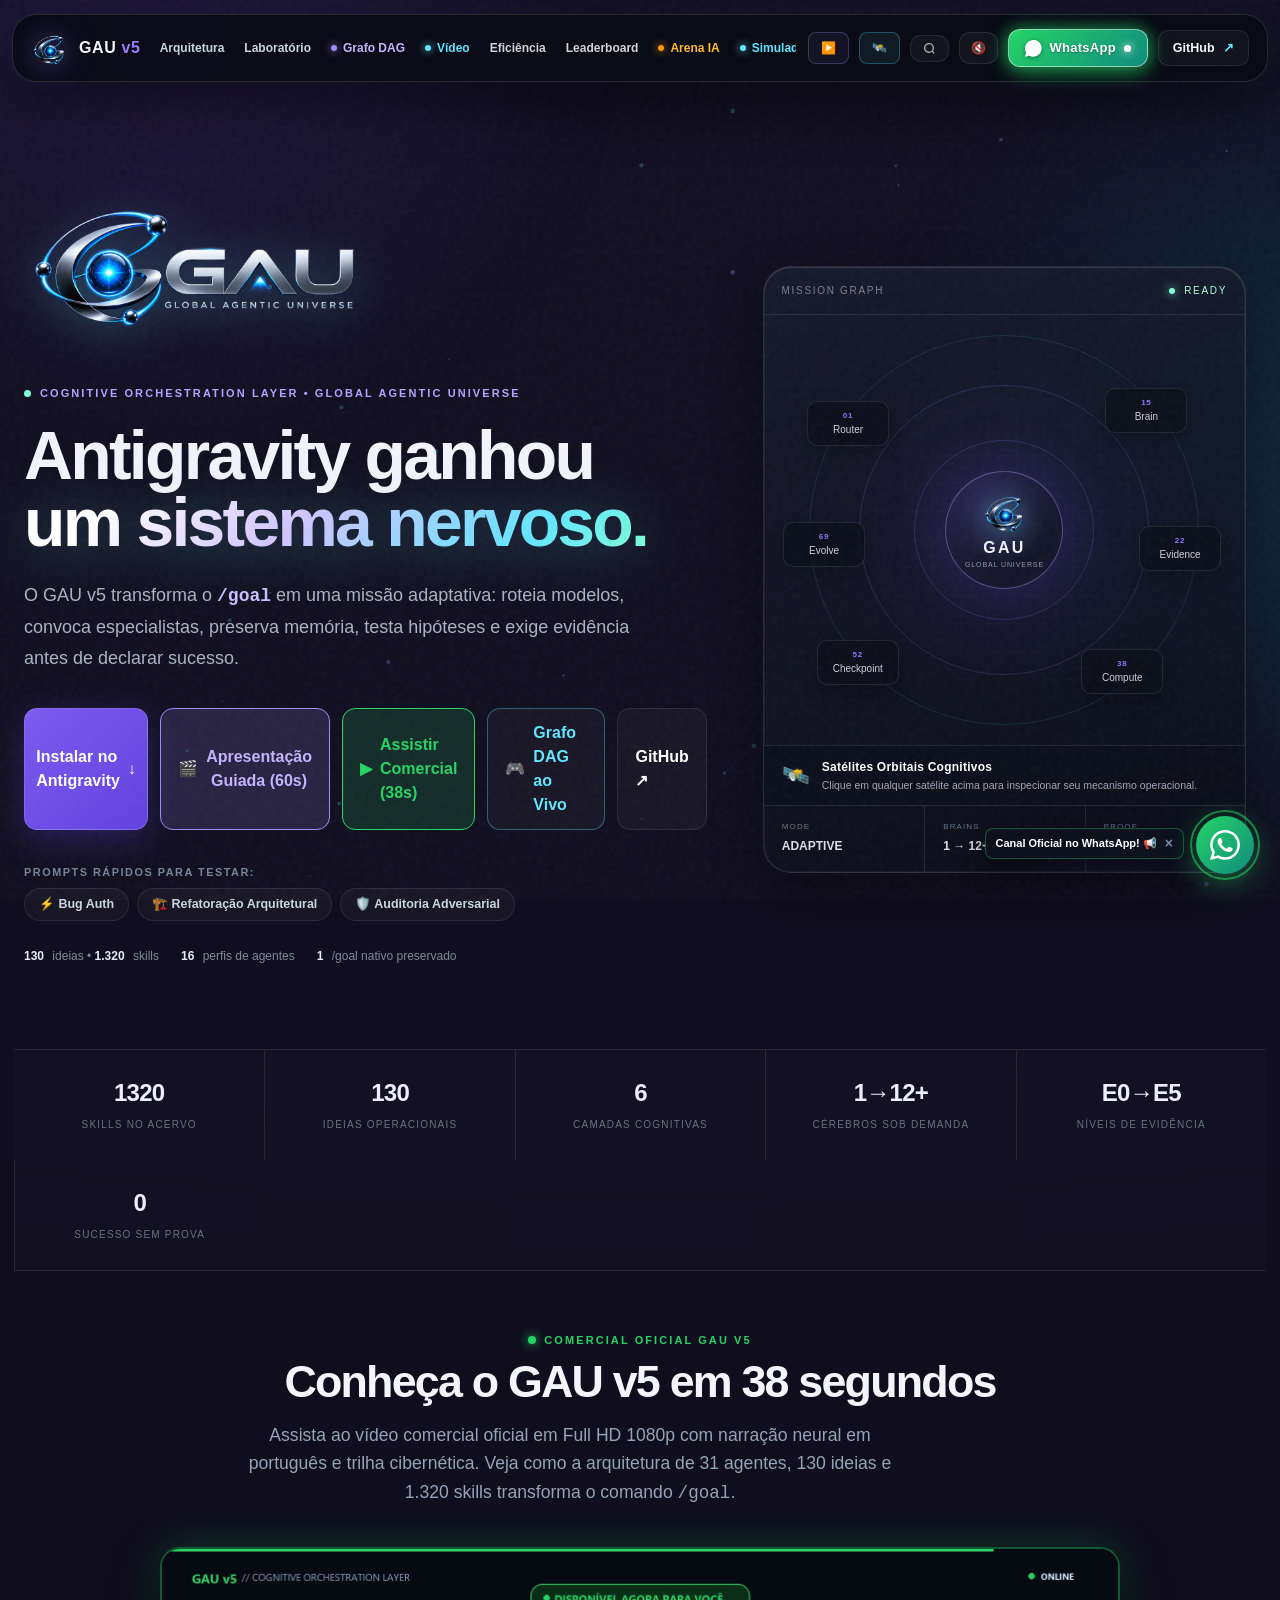
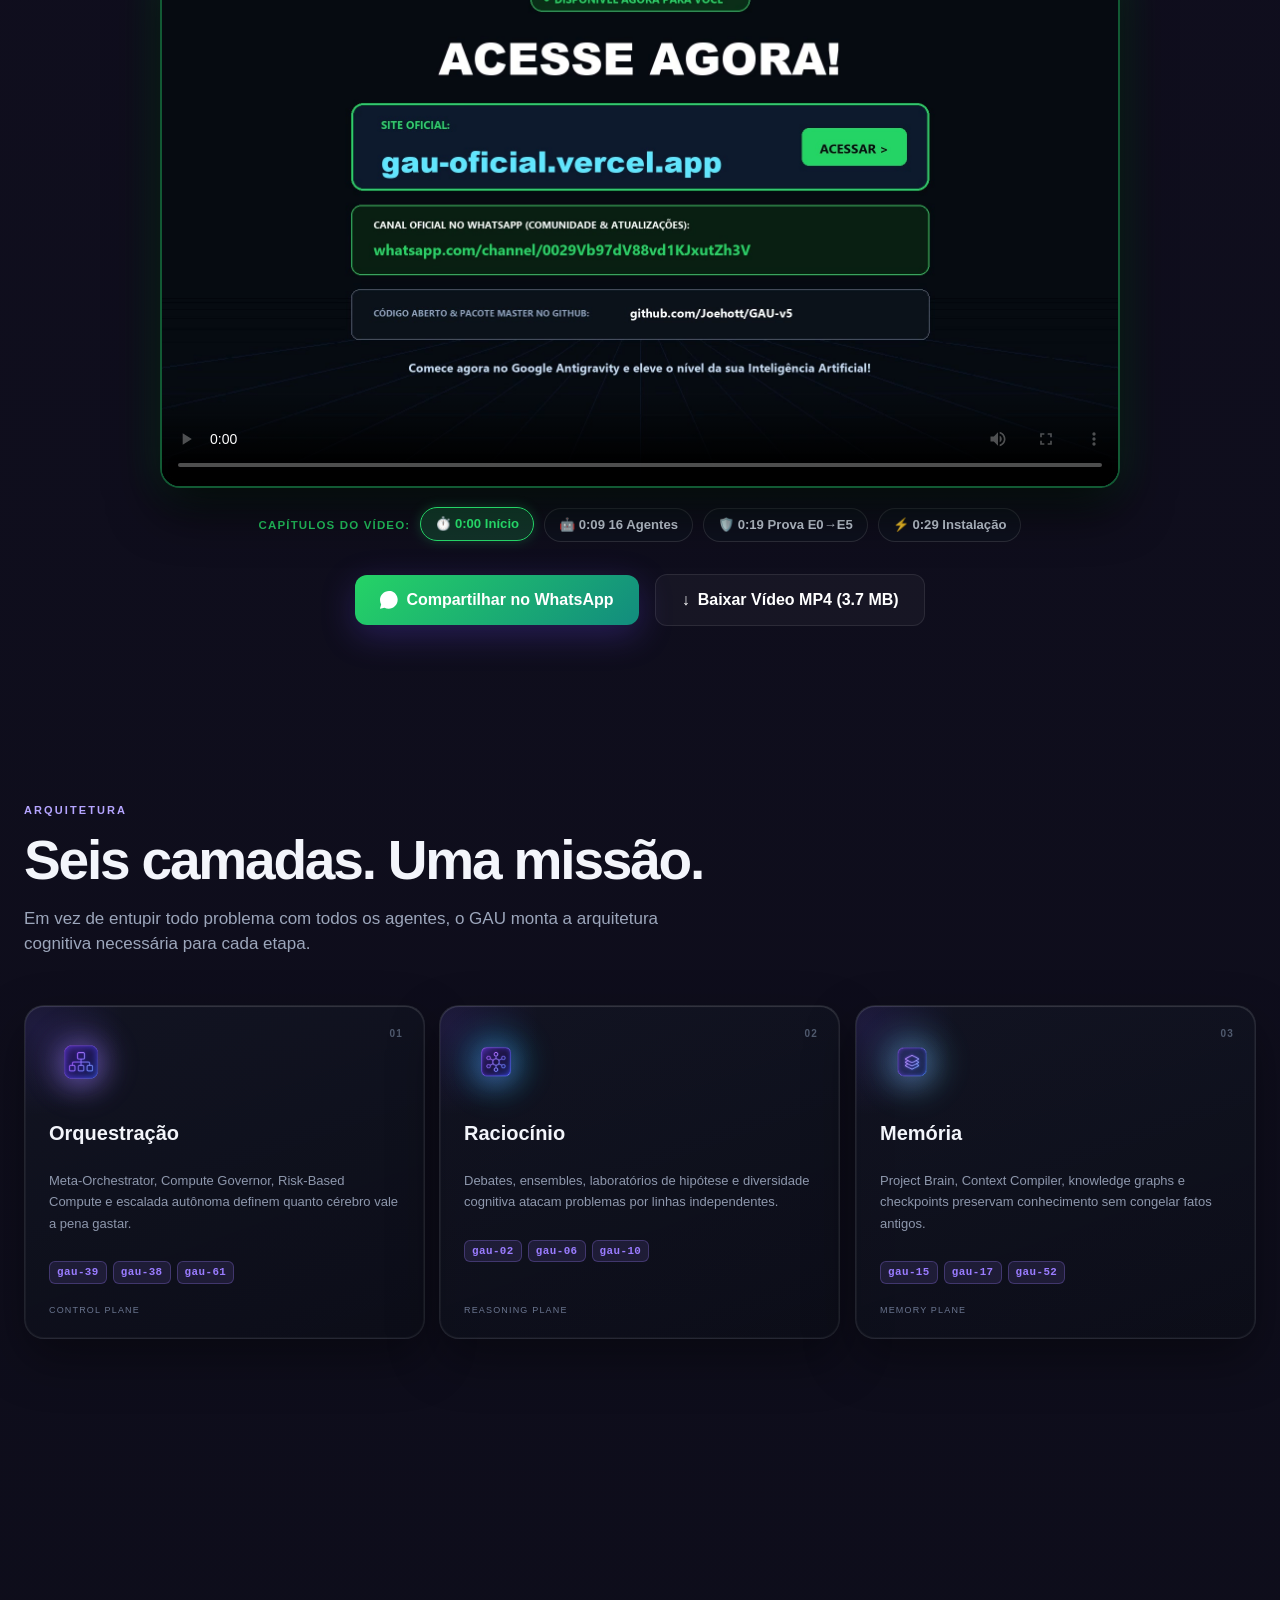
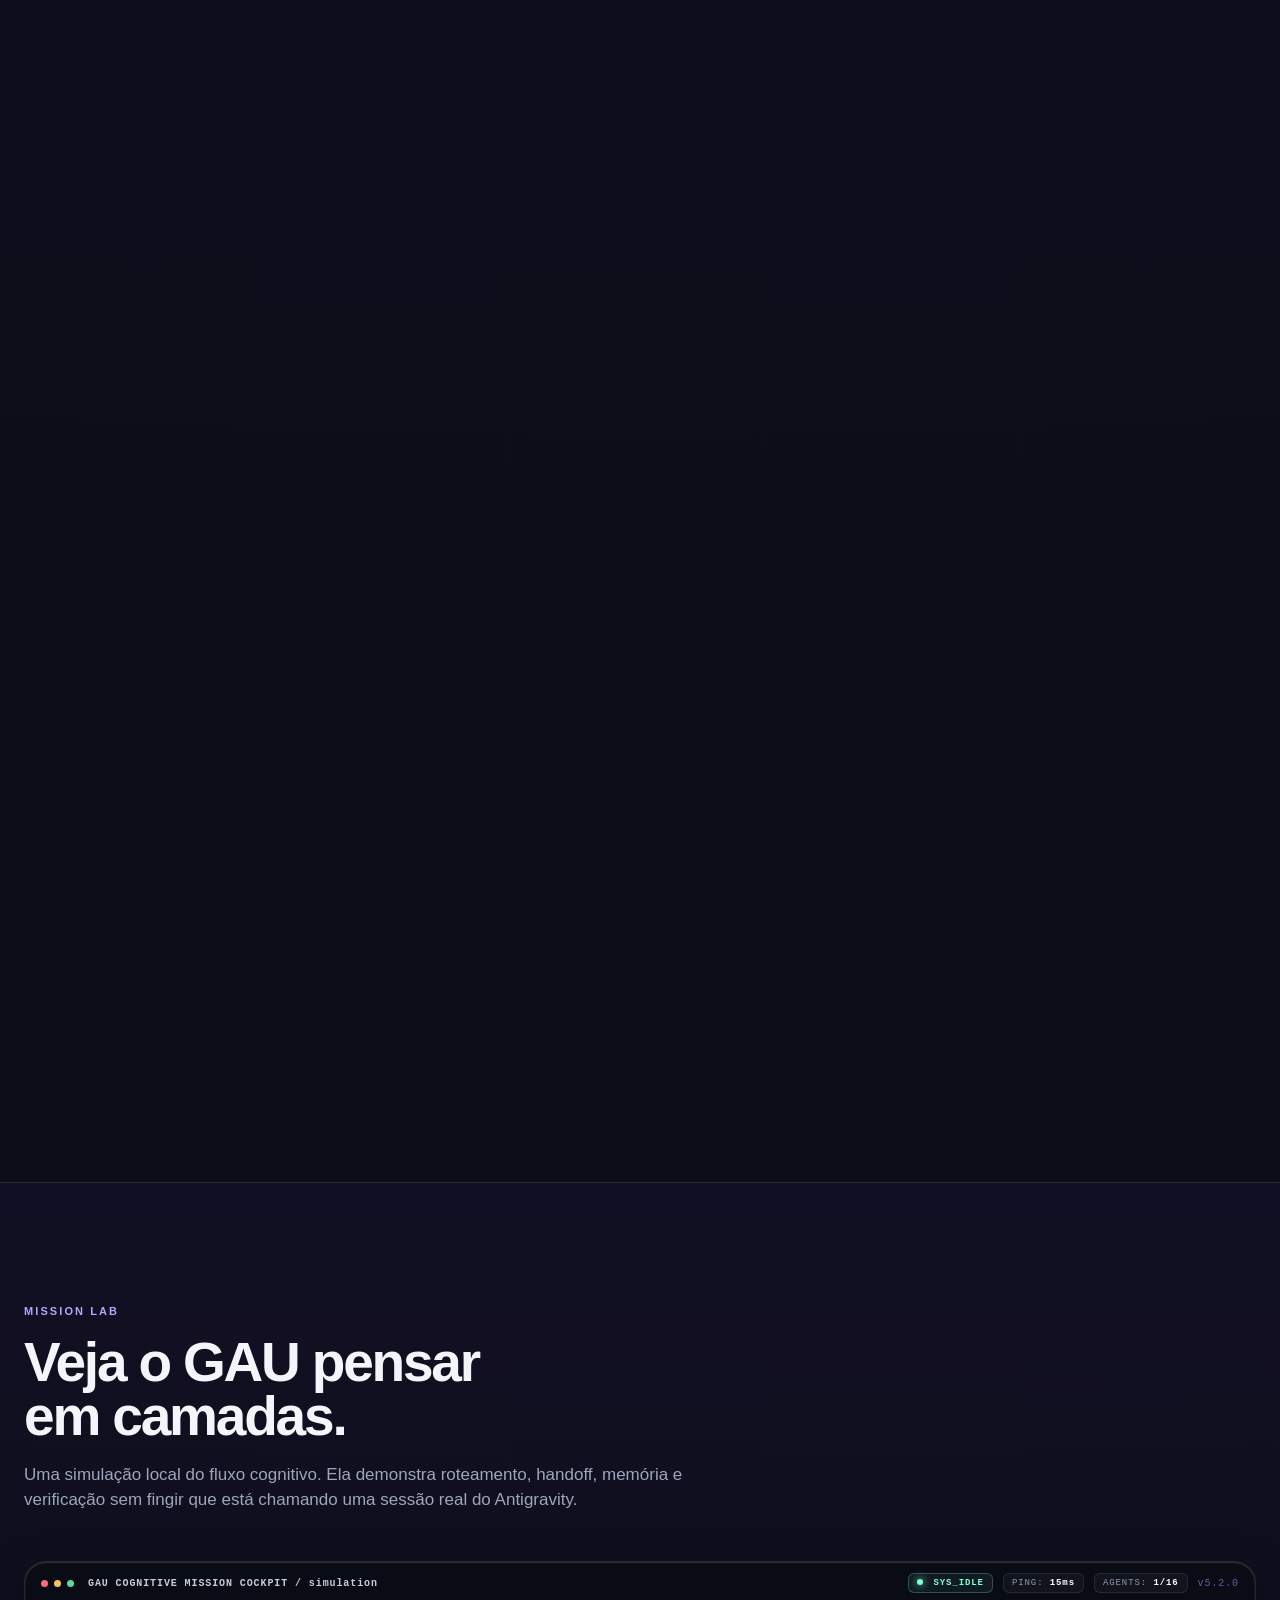
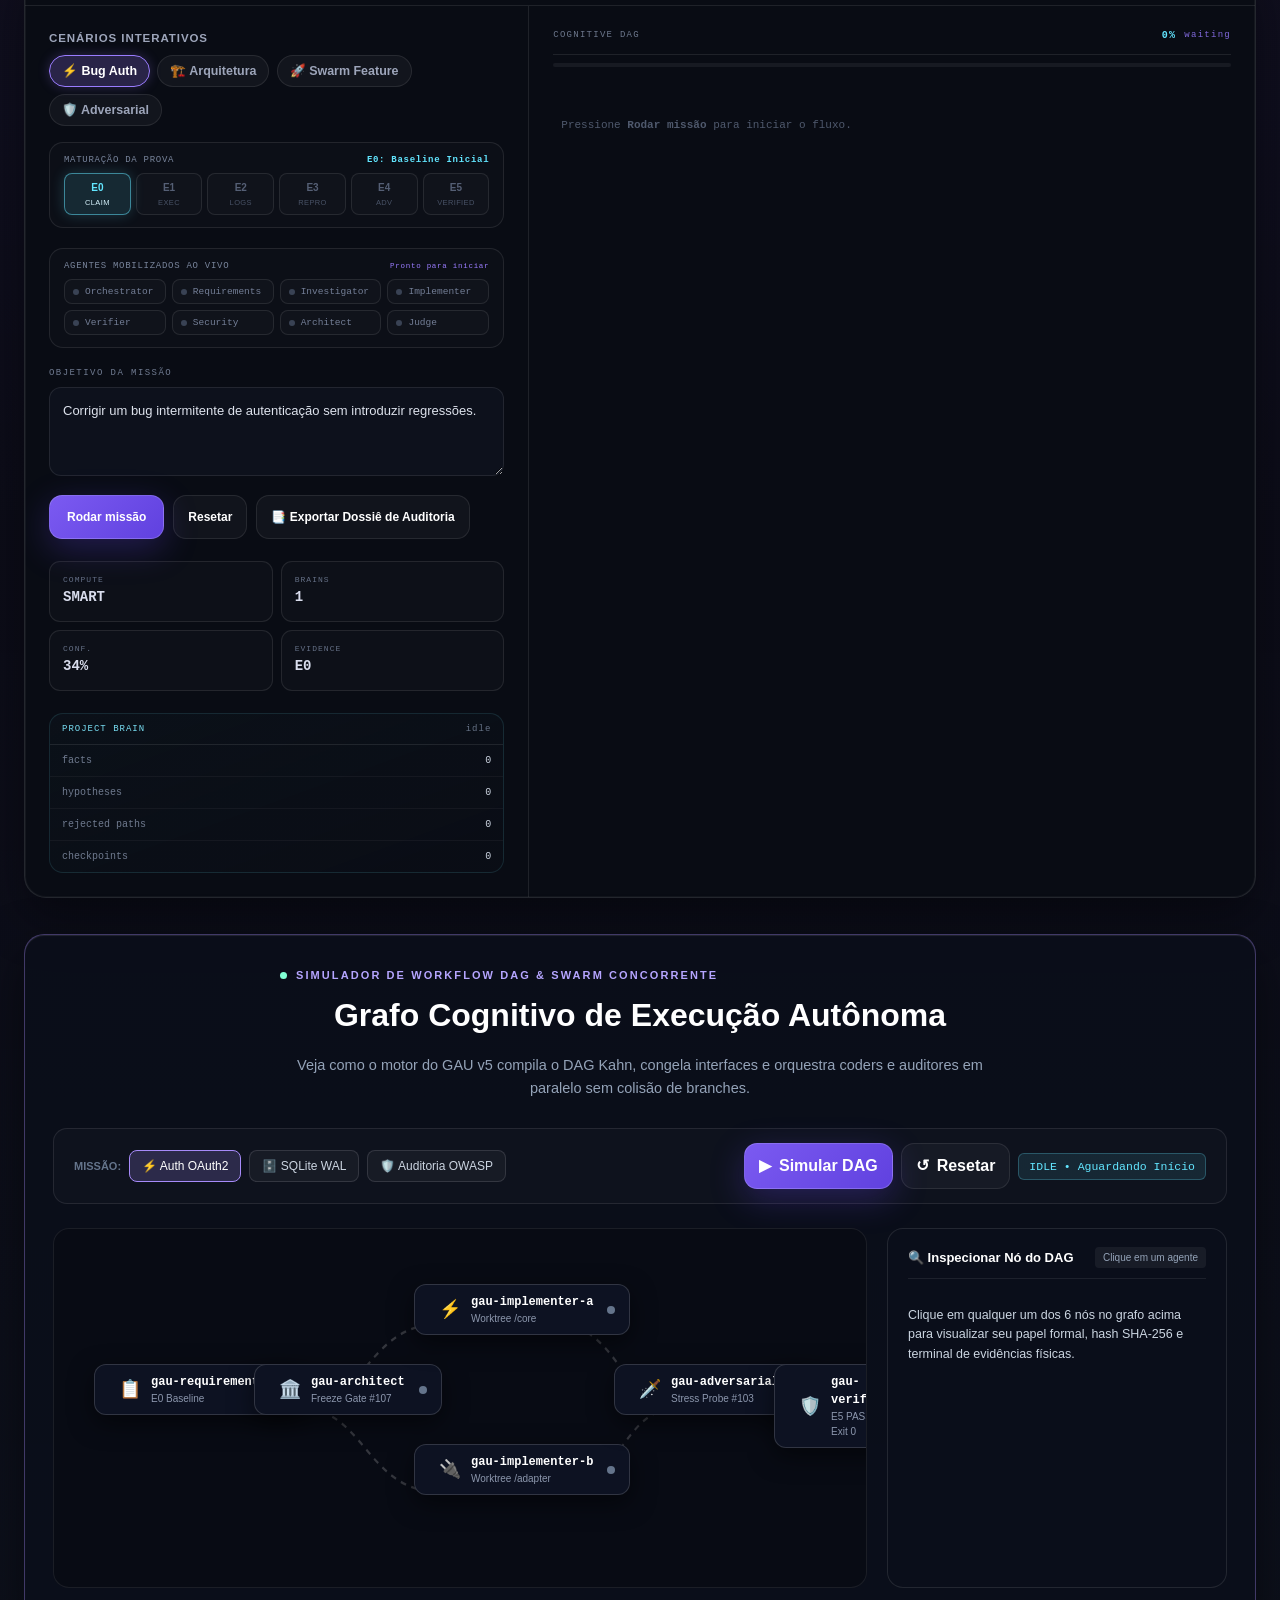
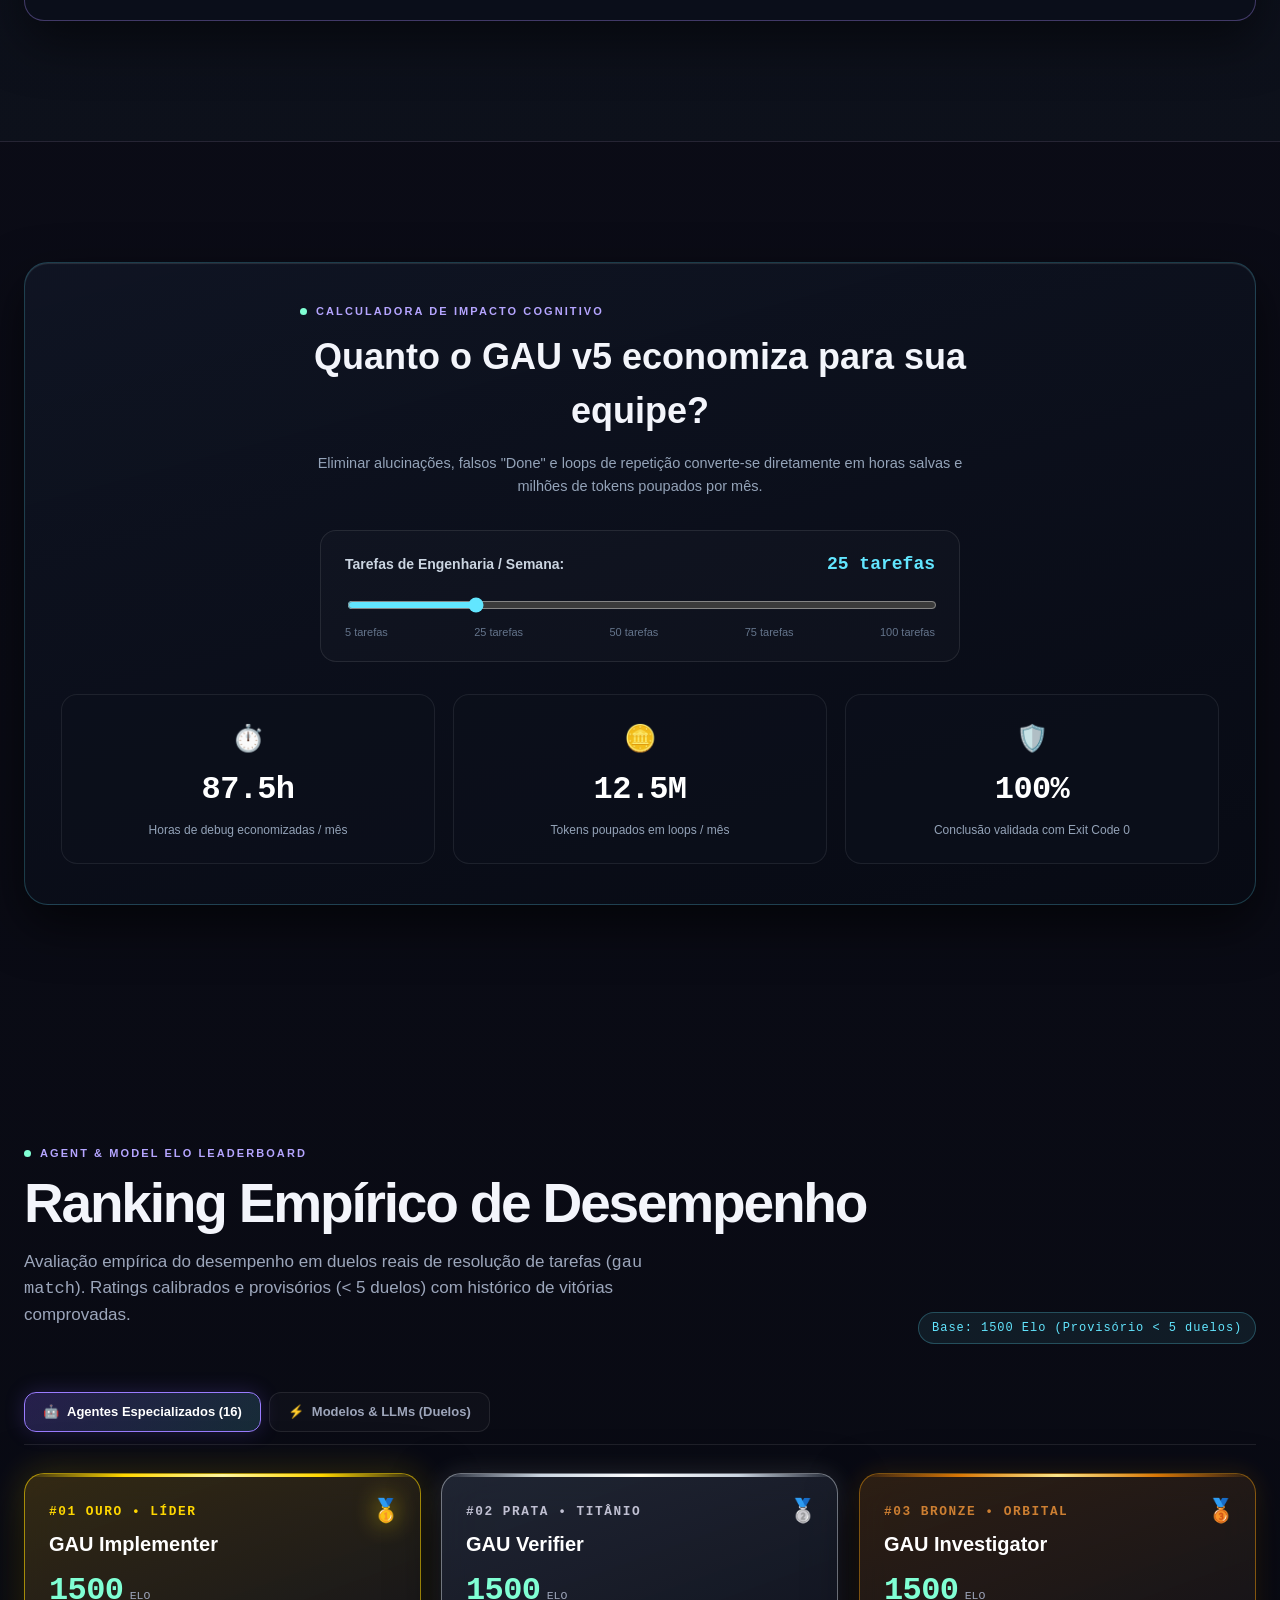
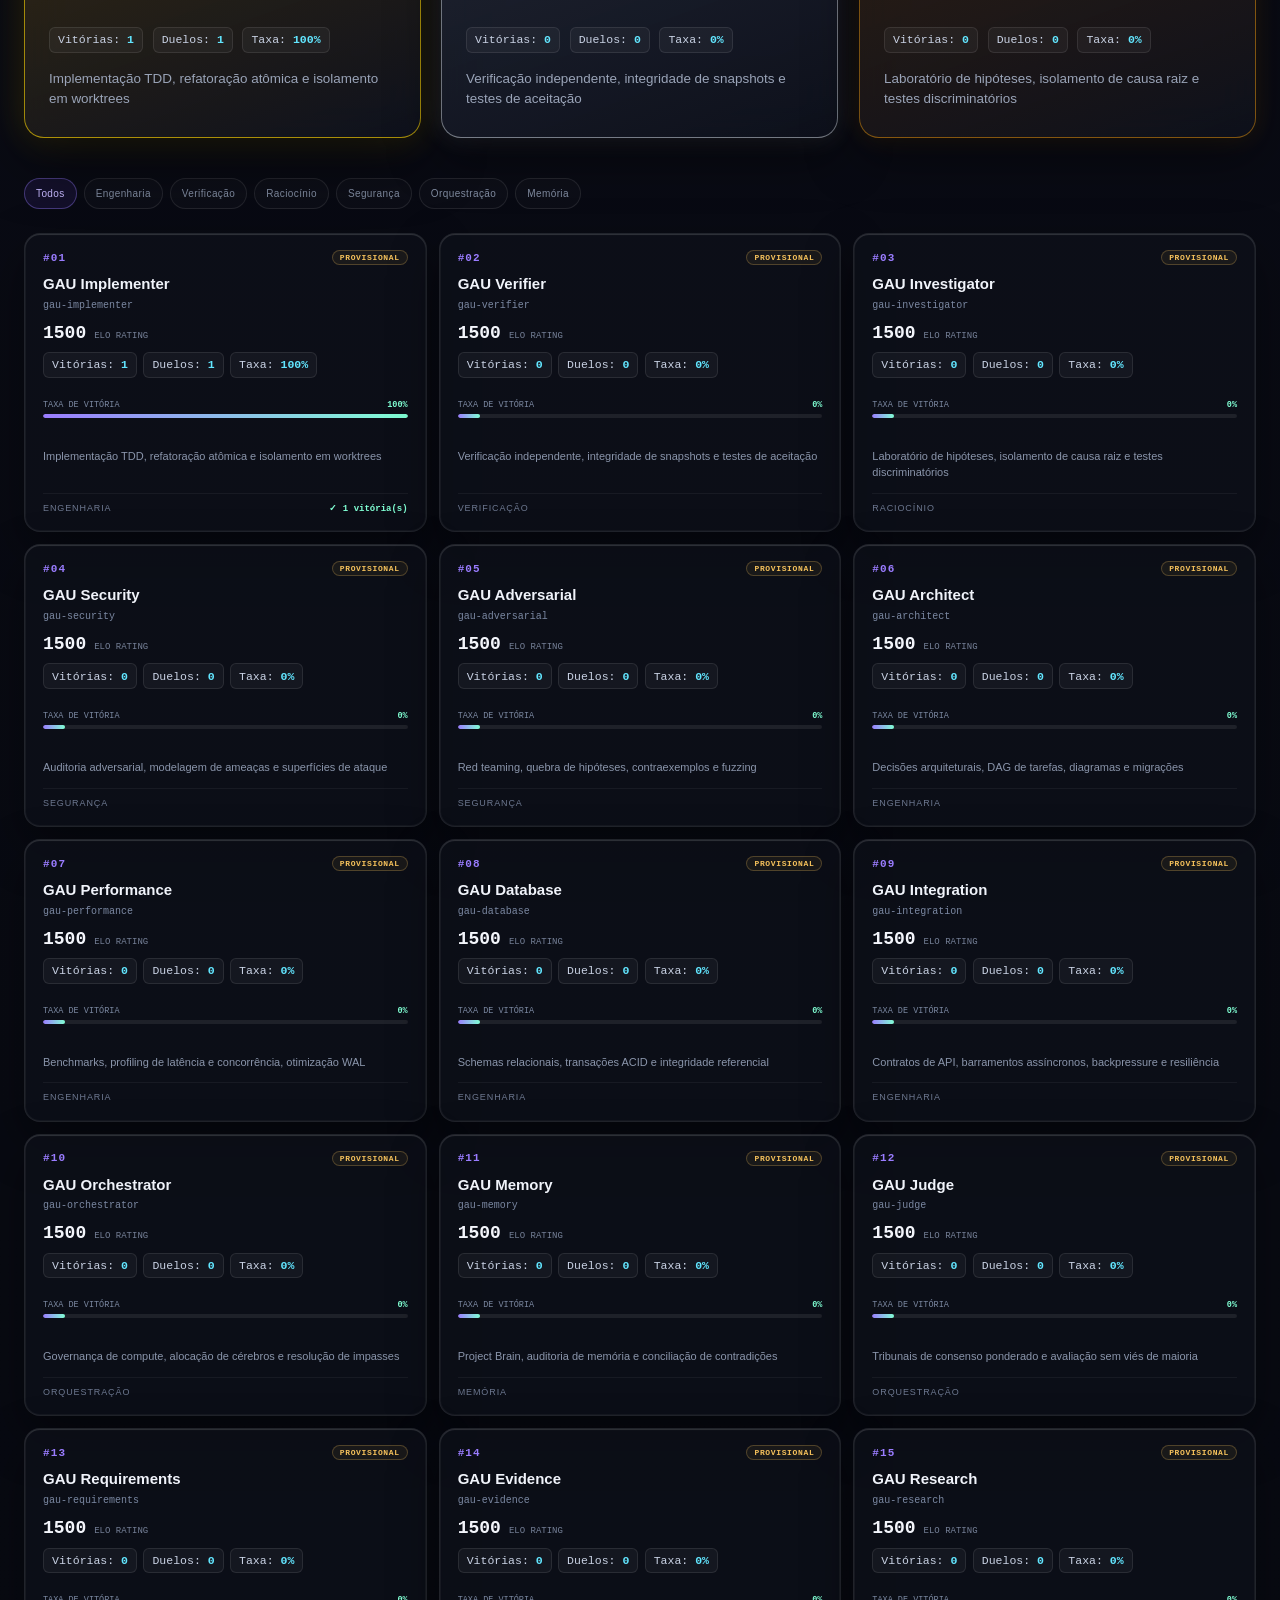
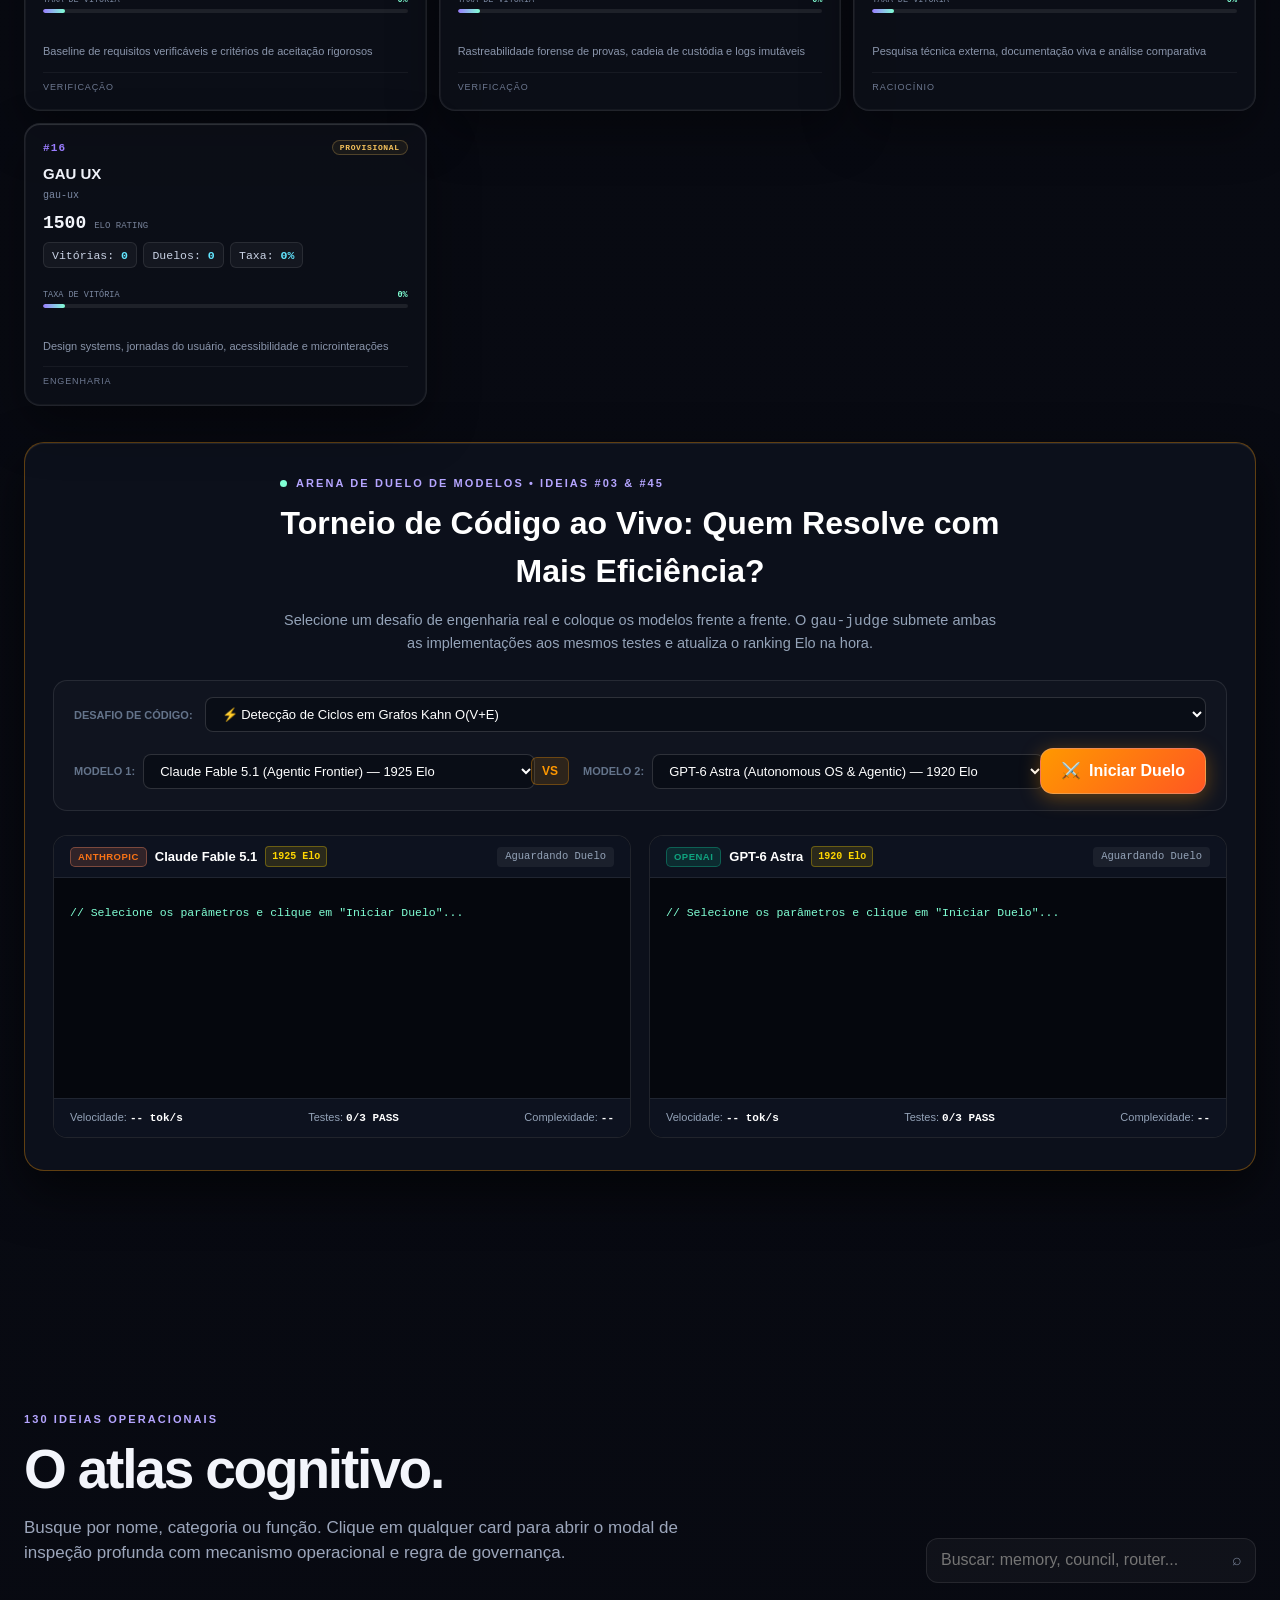
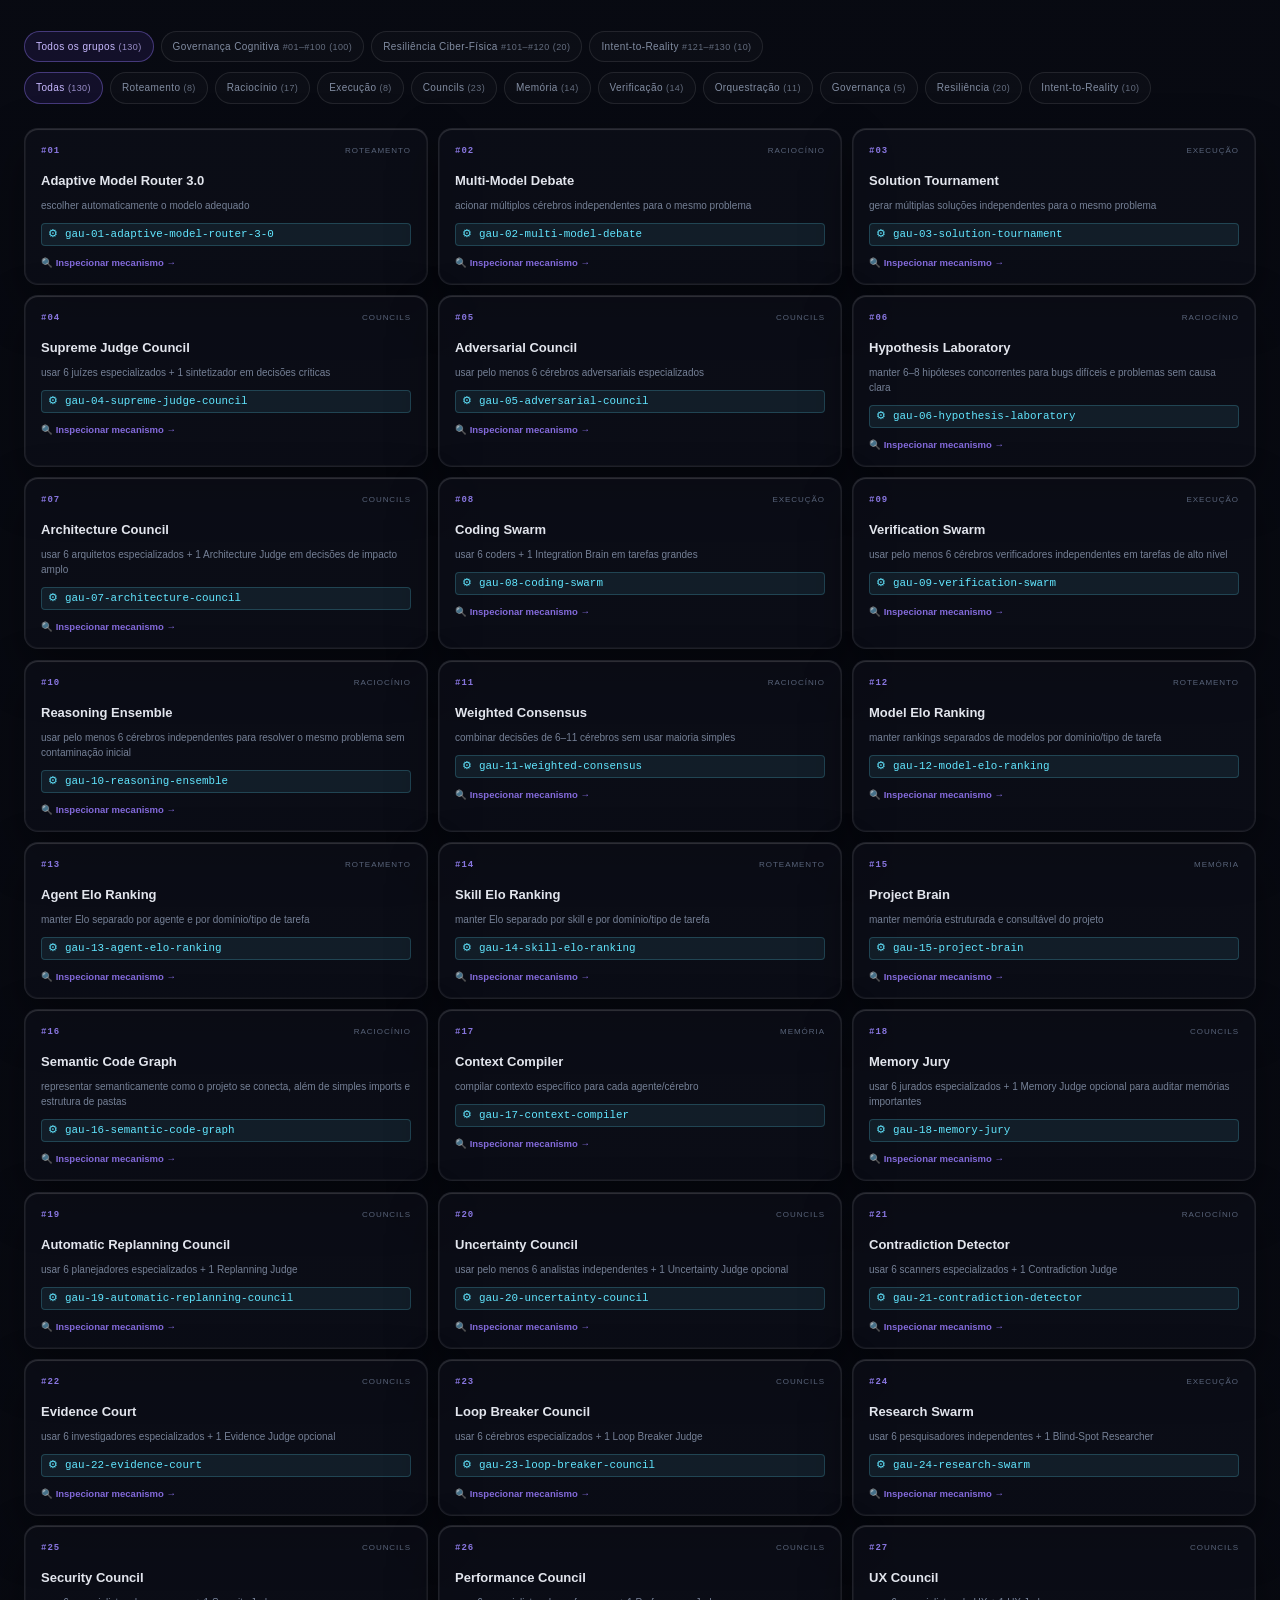
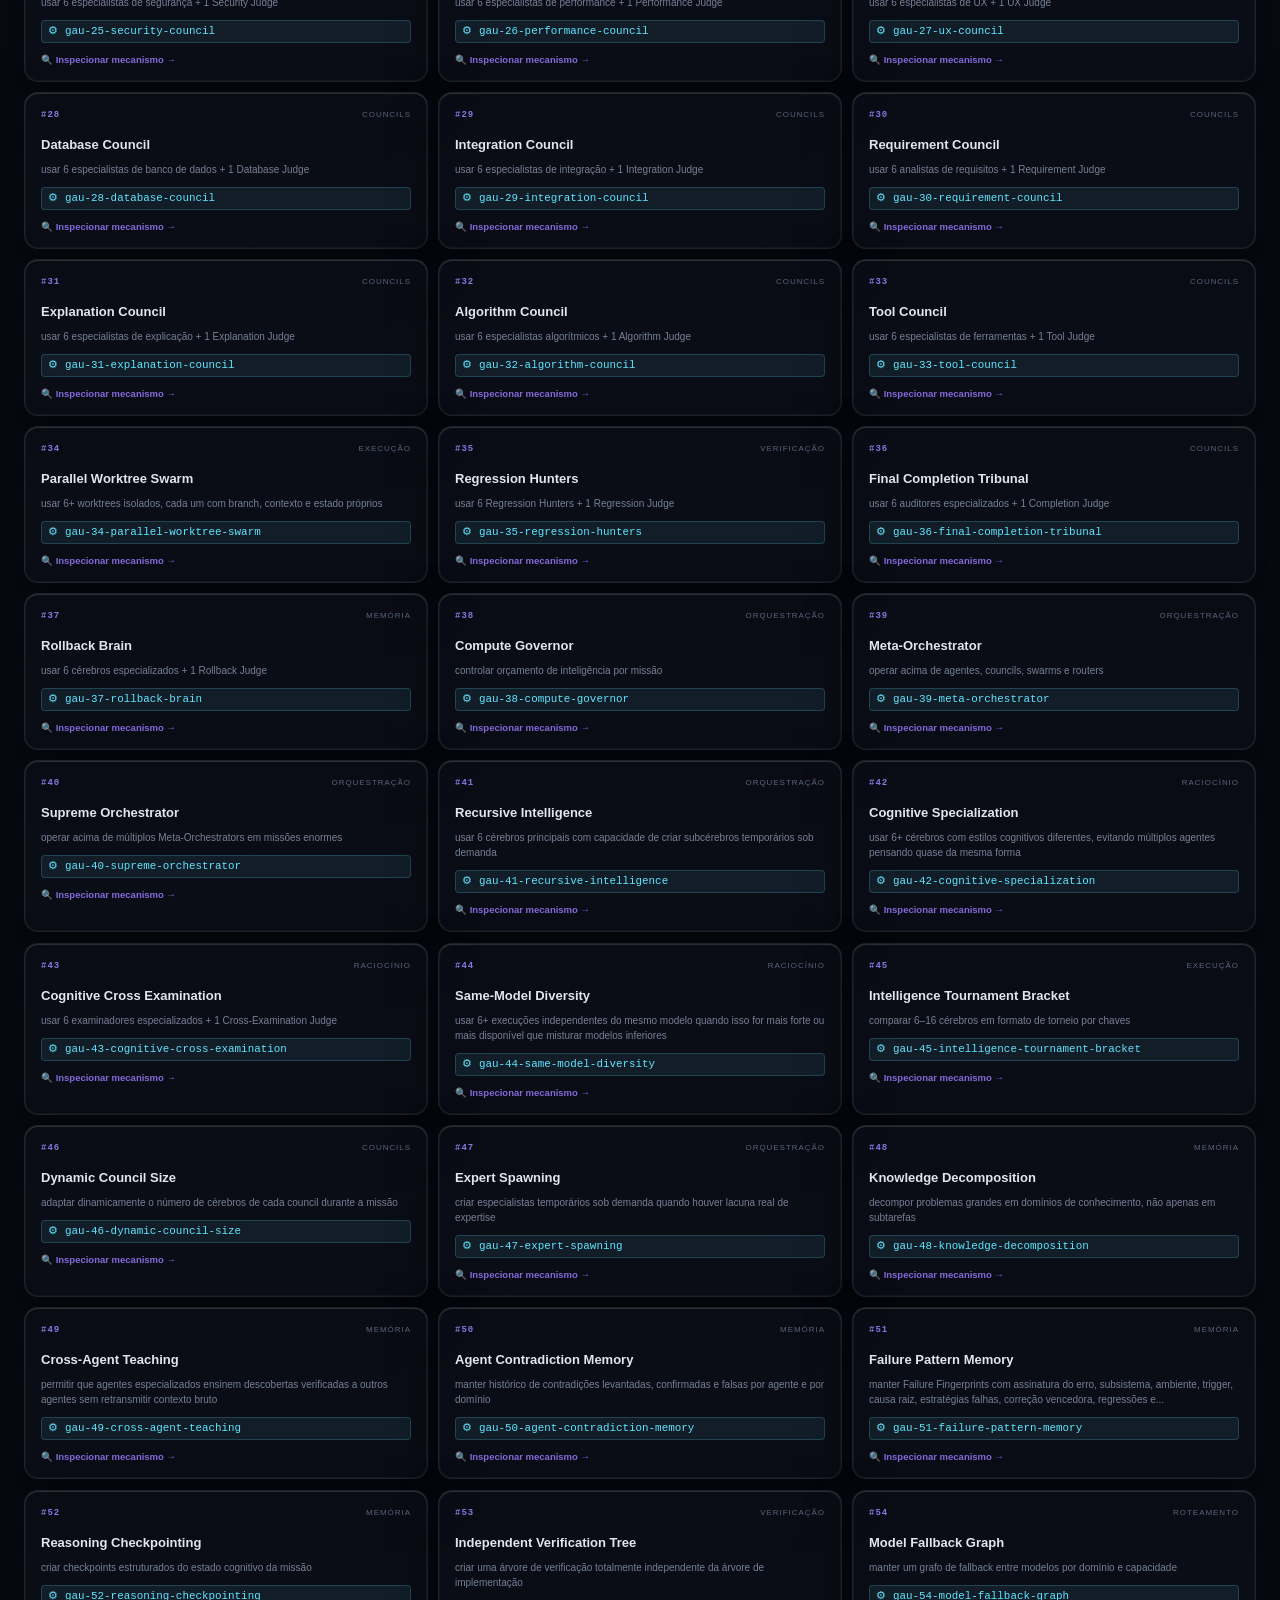
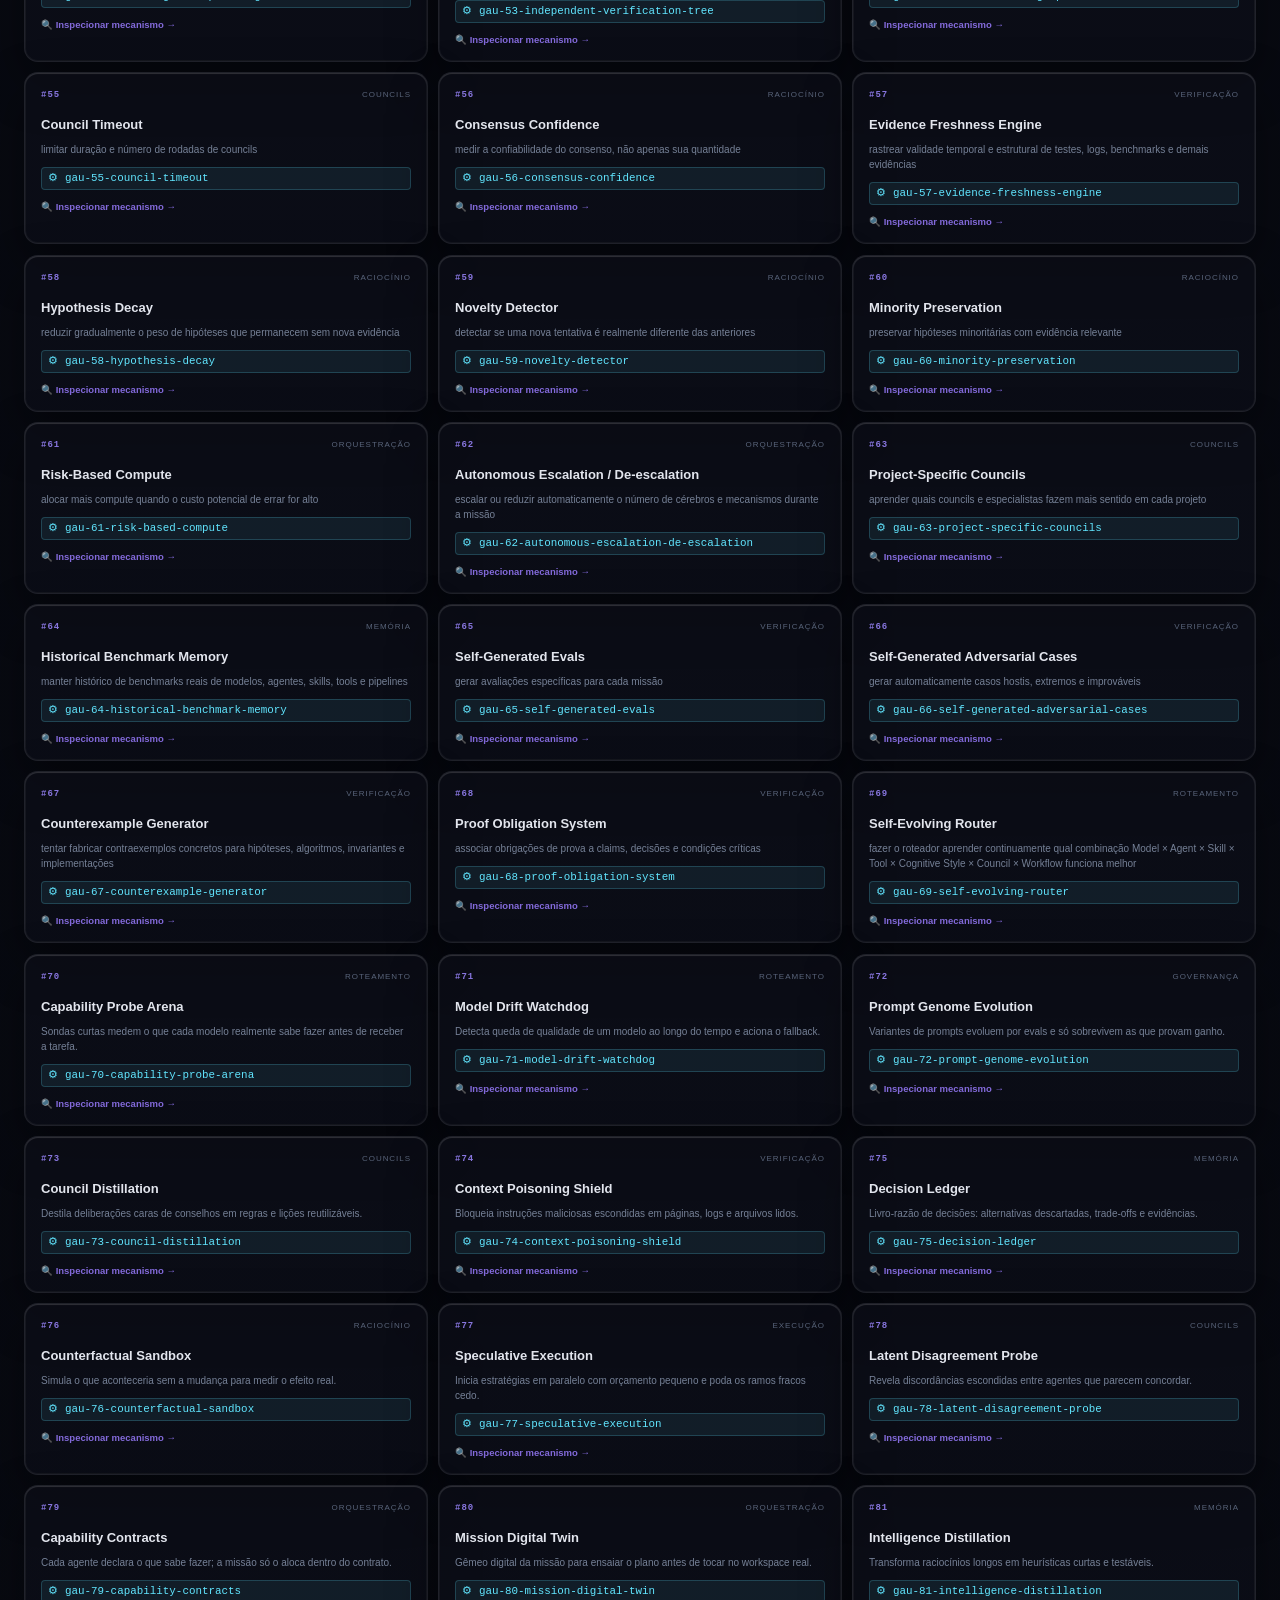
<file: index.html>
<!doctype html>
<html lang="pt-BR">
<head>
  <meta charset="utf-8" />
  <meta name="viewport" content="width=device-width, initial-scale=1.0, maximum-scale=5.0, viewport-fit=cover" />
  <meta name="theme-color" content="#080b12" />
  <meta name="mobile-web-app-capable" content="yes" />
  <meta name="apple-mobile-web-app-capable" content="yes" />
  <meta name="apple-mobile-web-app-status-bar-style" content="black-translucent" />
  <meta name="apple-mobile-web-app-title" content="GAU v5" />
  <link rel="apple-touch-icon" href="assets/gau-avatar.png" />
  <meta name="description" content="GAU v5 para Antigravity: 130 mecanismos operacionais e 1.320 skills integrados ao /goal, com roteamento adaptativo, memória, councils, swarms e verificação por evidência." />
  <meta name="keywords" content="GAU v5, GAU, Grande Arquitetura Unificada, Antigravity, Google Antigravity, comando /goal, agentes autônomos, inteligência artificial, multi-agent system, orquestração de IA, robôs programadores, Joehott" />
  <link rel="canonical" href="https://gau-oficial.vercel.app/" />

  <!-- Open Graph / WhatsApp / Facebook Preview -->
  <meta property="og:type" content="website" />
  <meta property="og:url" content="https://gau-oficial.vercel.app/" />
  <meta property="og:site_name" content="GAU v5 Oficial" />
  <meta property="og:title" content="GAU v5 | Orquestração Cognitiva para Antigravity" />
  <meta property="og:description" content="130 mecanismos operacionais, 1.320 skills e 31 agentes autônomos integrados ao comando /goal do Antigravity." />
  <meta property="og:image" content="https://gau-oficial.vercel.app/assets/gau-og-banner.png" />
  <meta property="og:image:width" content="1200" />
  <meta property="og:image:height" content="630" />
  <meta property="og:image:alt" content="Logotipo Oficial GAU - Global Agentic Universe" />

  <!-- Twitter Card Preview -->
  <meta name="twitter:card" content="summary_large_image" />
  <meta name="twitter:url" content="https://gau-oficial.vercel.app/" />
  <meta name="twitter:title" content="GAU v5 | Orquestração Cognitiva para Antigravity" />
  <meta name="twitter:description" content="130 mecanismos operacionais, 1.320 skills e 31 agentes autônomos integrados ao comando /goal do Antigravity." />
  <meta name="twitter:image" content="https://gau-oficial.vercel.app/assets/gau-og-banner.png" />

  <title>GAU v5 | Antigravity Cognitive Orchestration</title>
  <link rel="icon" href="assets/gau-icon.png" type="image/png" />
  <link rel="icon" href="assets/favicon.svg" type="image/svg+xml" />
  <link rel="manifest" href="site.webmanifest" />
  <link rel="stylesheet" href="styles.css?v=5.5.7" />

  <!-- Vercel Web Analytics & Speed Insights -->
  <script>
    window.va = window.va || function () { (window.vaq = window.vaq || []).push(arguments); };
    window.si = window.si || function () { (window.siq = window.siq || []).push(arguments); };
    // Os endpoints /_vercel/* so existem quando o site e servido pela Vercel (evita 404 no GitHub Pages)
    if (/\.vercel\.app$/i.test(location.hostname)) {
      ['/_vercel/insights/script.js', '/_vercel/speed-insights/script.js'].forEach(function (src) {
        var s = document.createElement('script'); s.defer = true; s.src = src; document.head.appendChild(s);
      });
    }
  </script>
  <style>
    /* Critical inline styles to guarantee instant rendering of WhatsApp & Mobile elements */
    .whatsapp-floating {
      position: fixed !important;
      bottom: 26px !important;
      right: 26px !important;
      z-index: 99999 !important;
      display: block !important;
    }
    @media (max-width: 768px) {
      .whatsapp-floating {
        bottom: calc(76px + env(safe-area-inset-bottom, 0px)) !important;
        right: 16px !important;
      }
    }
    .whatsapp-pulse-btn {
      width: 58px !important;
      height: 58px !important;
      border-radius: 50% !important;
      background: linear-gradient(135deg, #25D366, #128C7E) !important;
      border: none !important;
      cursor: pointer !important;
      display: grid !important;
      place-items: center !important;
      box-shadow: 0 8px 30px rgba(37, 211, 102, 0.45) !important;
      position: relative !important;
    }
    .whatsapp-modal.open,
    .whatsapp-modal.active {
      display: block !important;
    }
  </style>
</head>
<body>
  <div class="noise" aria-hidden="true"></div>
  <div class="aurora aurora-a" aria-hidden="true"></div>
  <div class="aurora aurora-b" aria-hidden="true"></div>
  <canvas id="quantumCanvas" class="quantum-canvas" aria-hidden="true"></canvas>
  <canvas id="matrixCanvas" class="matrix-canvas" aria-hidden="true"></canvas>

  <header class="topbar" id="top">
    <a class="brand" href="#top" aria-label="GAU v5 - início" id="gauBrandLogo">
      <img src="assets/gau-icon.png" alt="GAU" width="36" height="36" />
      <span>GAU <b>v5</b></span>
    </a>
    <nav class="nav" aria-label="Navegação principal">
      <a href="#architecture">Arquitetura</a>
      <a href="#lab">Laboratório</a>
      <a href="#dagSimulatorSection" class="nav-accent-purple"><span class="nav-dot purple"></span> Grafo DAG</a>
      <a href="#comercial" class="nav-accent-cyan"><span class="nav-dot cyan"></span> Vídeo</a>
      <a href="#roi">Eficiência</a>
      <a href="#leaderboard">Leaderboard</a>
      <a href="#modelArenaSection" class="nav-accent-amber"><span class="nav-dot amber"></span> Arena IA</a>
      <a href="#runner" class="nav-accent-cyan"><span class="nav-dot cyan"></span> Simulador</a>
      <a href="#skillsHub" class="nav-accent-mint"><span class="nav-dot mint"></span> 1.320 Skills</a>
      <a href="#studio" class="nav-accent-purple"><span class="nav-dot purple"></span> Prompt Studio</a>
      <a href="#ideas">130 Ideias</a>
      <a href="#business" class="nav-accent-amber"><span class="nav-dot amber"></span> Empresas</a>
      <a href="#squadBuilderSection" class="nav-accent-mint"><span class="nav-dot mint"></span> Esquadrão</a>
      <a href="#goal">/goal</a>
      <a href="#deploy">Instalação</a>
    </nav>
    <div class="topbar-actions">
      <button class="tour-top-btn" id="startTourBtn" title="Apresentação Guiada do GAU v5 em 60s">
        <span class="tour-icon">▶️</span>
        <span class="tour-txt">Apresentação 60s</span>
      </button>
      <button class="cockpit-toggle-btn" id="cockpitToggleBtn" title="Abrir Cockpit de Telemetria Sci-Fi HUD">
        <span class="cockpit-icon">🛰️</span>
        <span class="cockpit-txt">Cockpit HUD</span>
      </button>
      <button class="search-k-btn" id="spotlightTriggerBtn" title="Busca Rápida de Ideias, Agentes e Comandos (Ctrl+K)">
        <svg width="13" height="13" viewBox="0 0 24 24" fill="none" stroke="currentColor" stroke-width="2.5"><circle cx="11" cy="11" r="8"/><path d="M21 21l-4.35-4.35"/></svg>
        <span class="search-k-txt">Buscar</span>
        <kbd class="search-k-badge">Ctrl K</kbd>
      </button>
      <button class="audio-toggle-btn" id="audioToggleBtn" title="Ativar/Desativar Efeitos Sonoros Cyberpunk">
        <span class="audio-icon" id="audioIcon">🔇</span>
        <span class="audio-txt">Som</span>
      </button>
      <a class="whatsapp-btn-header" id="headerWhatsappBtn" href="https://whatsapp.com/channel/0029Vb97dV88vd1KJxutZh3V" target="_blank" rel="noopener noreferrer" title="Canal Oficial no WhatsApp">
        <svg width="17" height="17" viewBox="0 0 24 24" fill="currentColor"><path d="M12.031 6.172c-3.181 0-5.767 2.586-5.768 5.766-.001 1.298.38 2.27 1.019 3.287l-.582 2.128 2.182-.573c.978.58 1.911.928 3.145.929 3.178 0 5.767-2.587 5.768-5.766.001-3.187-2.575-5.77-5.764-5.771zm3.392 8.244c-.144.405-.837.774-1.17.824-.299.045-.677.063-1.092-.069-.252-.08-.575-.187-.988-.365-1.739-.751-2.874-2.502-2.961-2.617-.087-.116-.708-.94-.708-1.793s.448-1.273.607-1.446c.159-.173.346-.217.462-.217l.332.006c.106.005.249-.04.39.298.144.347.491 1.2.534 1.287.043.087.072.188.014.304-.058.116-.087.188-.173.289l-.26.304c-.087.086-.177.18-.076.354.101.174.449.741.964 1.201.662.591 1.221.774 1.394.86s.274.072.376-.043c.101-.116.433-.506.549-.68.116-.173.231-.145.39-.087s1.011.477 1.184.564.289.13.332.202c.043.072.043.419-.101.824zm-3.423-14.416c-6.627 0-12 5.373-12 12 0 2.126.556 4.12 1.528 5.856l-1.624 5.928 6.074-1.593c1.666.91 3.567 1.42 5.586 1.42 6.627 0 12-5.373 12-12 0-6.627-5.373-12-12-12z"/></svg>
        <span>WhatsApp</span>
        <span class="wa-pulse-dot" aria-hidden="true"></span>
      </a>
      <a class="mini-cta" href="https://github.com/Joehott/GAU-v5" target="_blank" rel="noopener noreferrer">GitHub <span>↗</span></a>
      <button class="mobile-menu-btn" id="mobileMenuBtn" aria-label="Abrir Menu de Navegação">
        <span></span>
        <span></span>
        <span></span>
      </button>
    </div>
  </header>

  <!-- Dedicated Mobile Quick Access Bar (Only visible on Smartphones <= 768px) -->
  <nav class="mobile-quick-bar" id="mobileQuickBar" aria-label="Acesso Rápido Mobile">
    <div class="mobile-quick-track">
      <a href="#top" class="mobile-quick-chip active"><span class="chip-dot"></span> Início</a>
      <a href="#architecture" class="mobile-quick-chip">🏛️ Arquitetura</a>
      <a href="#lab" class="mobile-quick-chip">🧪 Lab Missões</a>
      <a href="#dagSimulatorSection" class="mobile-quick-chip">🎮 Grafo DAG</a>
      <a href="#comercial" class="mobile-quick-chip">🎬 Vídeo 38s</a>
      <a href="#roi" class="mobile-quick-chip">🧮 Eficiência</a>
      <a href="#leaderboard" class="mobile-quick-chip">🏆 Leaderboard</a>
      <a href="#modelArenaSection" class="mobile-quick-chip">⚔️ Duelo IA</a>
      <a href="#runner" class="mobile-quick-chip">🚀 Simulador</a>
      <a href="#skillsHub" class="mobile-quick-chip">🌍 1.320 Skills</a>
      <a href="#studio" class="mobile-quick-chip">🛠️ Prompt Studio</a>
      <a href="#ideas" class="mobile-quick-chip">💡 130 Ideias</a>
      <a href="#business" class="mobile-quick-chip">💼 Empresas</a>
      <a href="#squadBuilderSection" class="mobile-quick-chip">🧩 Esquadrão</a>
      <a href="#goal" class="mobile-quick-chip">🎯 /goal</a>
      <a href="#deploy" class="mobile-quick-chip">⚡ Instalar</a>
    </div>
  </nav>

  <div class="mobile-nav-backdrop" id="mobileNavBackdrop"></div>
  <aside class="mobile-nav-drawer" id="mobileNavDrawer" aria-label="Menu Mobile">
    <div class="drawer-header">
      <div class="brand">
        <img src="assets/gau-icon.png" alt="GAU" width="28" height="28" />
        <span>GAU <b>v5</b></span>
      </div>
      <button class="drawer-close-btn" id="drawerCloseBtn" aria-label="Fechar Menu">&times;</button>
    </div>
    <nav class="drawer-links">
      <a href="#top" class="drawer-link"><span class="drawer-icon">🏠</span> Início</a>
      <a href="#comercial" class="drawer-link highlight-commercial"><span class="drawer-icon">🎬</span> Vídeo Comercial <small class="badge-new">38s</small></a>
      <a href="#architecture" class="drawer-link"><span class="drawer-icon">🏛️</span> Arquitetura</a>
      <a href="#lab" class="drawer-link"><span class="drawer-icon">🧪</span> Laboratório de Missões</a>
      <a href="#roi" class="drawer-link"><span class="drawer-icon">🧮</span> Calculadora de Eficiência</a>
      <a href="#leaderboard" class="drawer-link"><span class="drawer-icon">🏆</span> Leaderboard Elo</a>
      <a href="#runner" class="drawer-link"><span class="drawer-icon">🚀</span> Console Simulador ao Vivo</a>
      <a href="#skillsHub" class="drawer-link"><span class="drawer-icon">🌍</span> Hub Mundial (1.320 Skills)</a>
      <a href="#studio" class="drawer-link"><span class="drawer-icon">🛠️</span> Prompt Studio &amp; Genomas</a>
      <a href="#ideas" class="drawer-link"><span class="drawer-icon">💡</span> 130 Ideias Operacionais</a>
      <a href="#business" class="drawer-link"><span class="drawer-icon">💼</span> Soluções para Empresas</a>
      <a href="#tribunal" class="drawer-link"><span class="drawer-icon">⚖️</span> Tribunal de Evidências</a>
      <a href="#goal" class="drawer-link"><span class="drawer-icon">🎯</span> Comando /goal</a>
      <a href="#deploy" class="drawer-link"><span class="drawer-icon">📦</span> Instalação</a>
      <a href="#contato" class="drawer-link highlight-wa"><span class="drawer-icon">💬</span> Canal Oficial WhatsApp</a>
      <a href="https://github.com/Joehott/GAU-v5" target="_blank" rel="noopener noreferrer" class="drawer-link"><span class="drawer-icon">↗️</span> GitHub Oficial</a>
    </nav>
  </aside>

  <main>
    <section class="hero section-shell">
      <div class="hero-copy reveal">
        <div class="hero-brand-badge" style="margin-bottom: 1.25rem;">
          <img src="assets/gau-logo-transparent.png" alt="GAU - Global Agentic Universe" style="max-width: min(340px, 85vw); height: auto; display: block; filter: drop-shadow(0 6px 24px rgba(98, 230, 255, 0.28));" />
        </div>
        <div class="eyebrow"><span class="pulse-dot"></span> COGNITIVE ORCHESTRATION LAYER &bull; GLOBAL AGENTIC UNIVERSE</div>
        <h1>Antigravity ganhou<br><span class="gradient-text">um sistema nervoso.</span></h1>
        <p class="hero-lead">O GAU v5 transforma o <code>/goal</code> em uma missão adaptativa: roteia modelos, convoca especialistas, preserva memória, testa hipóteses e exige evidência antes de declarar sucesso.</p>
        <div class="hero-actions">
          <a class="button primary" href="#deploy">Instalar no Antigravity <span>↓</span></a>
          <button type="button" class="button tour-hero-btn" id="heroTourBtn" style="background: rgba(167, 139, 250, 0.16); border: 1px solid #a78bfa; color: #c4b5fd; font-weight: 700; display: inline-flex; align-items: center; gap: 8px;"><span>🎬</span> Apresentação Guiada (60s)</button>
          <a class="button commercial-btn" href="#comercial" style="background: rgba(37, 211, 102, 0.15); border: 1px solid #25D366; color: #25D366; font-weight: 700; display: inline-flex; align-items: center; gap: 8px;"><span>▶</span> Assistir Comercial (38s)</a>
          <a class="button ghost" href="#dagSimulatorSection" style="border-color: rgba(98, 230, 255, 0.35); color: #62e6ff;"><span>🎮</span> Grafo DAG ao Vivo</a>
          <a class="button ghost" href="https://github.com/Joehott/GAU-v5" target="_blank" rel="noopener noreferrer">GitHub ↗</a>
        </div>
        <div class="hero-prompts" id="heroPrompts">
          <span class="hero-prompts-label">PROMPTS RÁPIDOS PARA TESTAR:</span>
          <div class="hero-prompt-chips">
            <button type="button" class="prompt-chip" data-prompt="Corrigir um bug intermitente de autenticação sem introduzir regressões.">⚡ Bug Auth</button>
            <button type="button" class="prompt-chip" data-prompt="Refatorar arquitetura do sistema com contratos rígidos e testes de regressão.">🏗️ Refatoração Arquitetural</button>
            <button type="button" class="prompt-chip" data-prompt="Executar auditoria adversarial OWASP, caça a edge cases e quarentena de falhas.">🛡️ Auditoria Adversarial</button>
          </div>
        </div>
        <div class="hero-proof">
          <span><i>130</i> ideias • <i>1.320</i> skills</span>
          <span><i>16</i> perfis de agentes</span>
          <span><i>1</i> /goal nativo preservado</span>
        </div>
      </div>

      <div class="hero-visual reveal delay-1" aria-label="Visualização da arquitetura cognitiva do GAU v5">
        <div class="orbital-card">
          <div class="card-topline">
            <span>MISSION GRAPH</span>
            <span class="status-live" id="orbitalLiveStatus"><i></i> READY</span>
          </div>
          <div class="brain-stage">
            <div class="orbit orbit-1"></div>
            <div class="orbit orbit-2"></div>
            <div class="orbit orbit-3"></div>
            <div class="core-node" id="orbitalCoreNode" role="button" tabindex="0" title="GAU v5 - Núcleo Cognitivo Quântico">
              <img src="assets/gau-icon.png" alt="GAU Núcleo" style="width: 44px; height: 44px; object-fit: contain; filter: drop-shadow(0 0 16px rgba(98, 230, 255, 0.7)); margin-bottom: 2px;" />
              <b>GAU</b>
              <small>GLOBAL UNIVERSE</small>
            </div>
            <button type="button" class="satellite s1" data-sat="01" data-name="Adaptive Model Router 3.0" data-desc="Roteamento dinâmico do modelo ideal e dimensionamento de compute por risco e incerteza."><span>01</span>Router</button>
            <button type="button" class="satellite s2" data-sat="15" data-name="Project Brain" data-desc="Memória estruturada em SQLite WAL: fatos comprovados, hipóteses e caminhos rejeitados."><span>15</span>Brain</button>
            <button type="button" class="satellite s3" data-sat="22" data-name="Evidence Court" data-desc="Cadeia de custódia e prova formal (E0 a E5). Nenhuma alegação é aceita sem teste físico."><span>22</span>Evidence</button>
            <button type="button" class="satellite s4" data-sat="38" data-name="Compute Governor" data-desc="Governança orçamentária rigorosa: reserva e libera instâncias cerebrais sob demanda."><span>38</span>Compute</button>
            <button type="button" class="satellite s5" data-sat="52" data-name="Reasoning Checkpoint" data-desc="Snapshots atômicos de estado no SQLite com restauração instantânea sob qualquer falha."><span>52</span>Checkpoint</button>
            <button type="button" class="satellite s6" data-sat="69" data-name="Self-Evolving Router" data-desc="Curva contínua de aprendizado que refina o roteamento a partir de duelos reais Elo."><span>69</span>Evolve</button>
          </div>
          <div class="orbital-info-capsule" id="orbitalInfoCapsule">
            <span class="capsule-icon" id="capsuleIcon">🛰️</span>
            <div class="capsule-text">
              <strong id="capsuleTitle">Satélites Orbitais Cognitivos</strong>
              <span id="capsuleDesc">Clique em qualquer satélite acima para inspecionar seu mecanismo operacional.</span>
            </div>
          </div>
          <div class="signal-row">
            <div id="sigMode"><small>MODE</small><strong>ADAPTIVE</strong></div>
            <div id="sigBrains"><small>BRAINS</small><strong>1 → 12+</strong></div>
            <div id="sigProof"><small>PROOF</small><strong>E0 → E5</strong></div>
          </div>
        </div>
      </div>
    </section>

    <section class="metrics-strip" aria-label="Métricas principais">
      <div><strong data-count="1320">1320</strong><span>skills no acervo</span></div>
      <div><strong data-count="130">130</strong><span>ideias operacionais</span></div>
      <div><strong data-count="6">6</strong><span>camadas cognitivas</span></div>
      <div><strong>1→12+</strong><span>cérebros sob demanda</span></div>
      <div><strong>E0→E5</strong><span>níveis de evidência</span></div>
      <div><strong>0</strong><span>sucesso sem prova</span></div>
    </section>

    <section class="section-shell section-block" id="comercial" style="text-align: center; padding-top: 3.5rem; padding-bottom: 3.5rem;">
      <div class="section-heading reveal" style="max-width: 820px; margin: 0 auto 2.5rem auto;">
        <div class="eyebrow" style="color: #25D366; display: inline-flex; align-items: center; gap: 8px;">
          <span style="display:inline-block; width:8px; height:8px; border-radius:50%; background:#25D366; box-shadow: 0 0 10px #25D366;"></span>
          COMERCIAL OFICIAL GAU v5
        </div>
        <h2 style="font-size: clamp(2rem, 3.5vw, 2.8rem); margin-top: 0.5rem;">Conheça o GAU v5 em 38 segundos</h2>
        <p style="color: #94a3b8; font-size: 1.1rem; line-height: 1.6;">Assista ao vídeo comercial oficial em Full HD 1080p com narração neural em português e trilha cibernética. Veja como a arquitetura de 31 agentes, 130 ideias e 1.320 skills transforma o comando <code>/goal</code>.</p>
      </div>

      <div class="commercial-video-container reveal delay-1" style="max-width: 960px; margin: 0 auto; position: relative; border-radius: 20px; overflow: hidden; box-shadow: 0 20px 50px rgba(0, 0, 0, 0.8), 0 0 40px rgba(37, 211, 102, 0.25); border: 2px solid rgba(37, 211, 102, 0.4); background: #070a13;">
        <video id="gauCommercialVideo" controls poster="assets/commercial_preview.jpg" preload="metadata" playsinline style="width: 100%; height: auto; display: block; aspect-ratio: 16/9; background: #000;">
          <source src="downloads/GAU_v5_Comercial_Oficial.mp4" type="video/mp4">
          Seu navegador não suporta a reprodução direta deste vídeo.
        </video>
      </div>

      <div class="video-chapters reveal delay-2" id="videoChapters">
        <span class="chapters-title">CAPÍTULOS DO VÍDEO:</span>
        <button type="button" class="chapter-pill active" data-time="0">⏱️ 0:00 Início</button>
        <button type="button" class="chapter-pill" data-time="9">🤖 0:09 16 Agentes</button>
        <button type="button" class="chapter-pill" data-time="19">🛡️ 0:19 Prova E0→E5</button>
        <button type="button" class="chapter-pill" data-time="29">⚡ 0:29 Instalação</button>
      </div>

      <div class="commercial-actions reveal delay-2" style="margin-top: 2rem; display: flex; flex-wrap: wrap; justify-content: center; gap: 1rem; align-items: center;">
        <a class="button primary" id="shareWhatsappBtn" href="https://api.whatsapp.com/send?text=%F0%9F%9A%80%20Olha%20esse%20projeto%20incr%C3%ADvel%20de%20Intelig%C3%AAncia%20Artificial%20para%20o%20Google%20Antigravity!%0A%0A%F0%9F%8E%AC%20Assista%20ao%20comercial%20oficial%20e%20acesse%20o%20site%3A%20https%3A%2F%2Fgau-oficial.vercel.app%23comercial%0A%0A%F0%9F%93%A2%20Canal%20no%20WhatsApp%3A%20https%3A%2F%2Fwhatsapp.com%2Fchannel%2F0029Vb97dV88vd1KJxutZh3V" target="_blank" rel="noopener noreferrer" style="background: linear-gradient(135deg, #25D366, #128C7E); border: none; color: #fff; font-weight: 700; display: inline-flex; align-items: center; gap: 8px; padding: 0.8rem 1.6rem; border-radius: 12px; text-decoration: none;">
          <svg width="18" height="18" viewBox="0 0 24 24" fill="currentColor"><path d="M12.031 6.172c-3.181 0-5.767 2.586-5.768 5.766-.001 1.298.38 2.27 1.019 3.287l-.582 2.128 2.182-.573c.978.58 1.911.928 3.145.929 3.178 0 5.767-2.587 5.768-5.766.001-3.187-2.575-5.77-5.764-5.771zm3.392 8.244c-.144.405-.837.774-1.17.824-.299.045-.677.063-1.092-.069-.252-.08-.575-.187-.988-.365-1.739-.751-2.874-2.502-2.961-2.617-.087-.116-.708-.94-.708-1.793s.448-1.273.607-1.446c.159-.173.346-.217.462-.217l.332.006c.106.005.249-.04.39.298.144.347.491 1.2.534 1.287.043.087.072.188.014.304-.058.116-.087.188-.173.289l-.26.304c-.087.086-.177.18-.076.354.101.174.449.741.964 1.201.662.591 1.221.774 1.394.86s.274.072.376-.043c.101-.116.433-.506.549-.68.116-.173.231-.145.39-.087s1.011.477 1.184.564.289.13.332.202c.043.072.043.419-.101.824zm-3.423-14.416c-6.627 0-12 5.373-12 12 0 2.126.556 4.12 1.528 5.856l-1.624 5.928 6.074-1.593c1.666.91 3.567 1.42 5.586 1.42 6.627 0 12-5.373 12-12 0-6.627-5.373-12-12-12z"/></svg>
          Compartilhar no WhatsApp
        </a>
        <a class="button ghost" href="downloads/GAU_v5_Comercial_Oficial.mp4" download="GAU_v5_Comercial_Oficial.mp4" style="display: inline-flex; align-items: center; gap: 8px; padding: 0.8rem 1.6rem; border-radius: 12px; text-decoration: none;">
          <span>↓</span> Baixar Vídeo MP4 (3.7 MB)
        </a>
      </div>
    </section>


    <section class="section-shell section-block" id="architecture">
      <div class="section-heading reveal">
        <div class="eyebrow">ARQUITETURA</div>
        <h2>Seis camadas. Uma missão.</h2>
        <p>Em vez de entupir todo problema com todos os agentes, o GAU monta a arquitetura cognitiva necessária para cada etapa.</p>
      </div>
      <div class="layer-grid">
        <article class="layer-card reveal" data-layer="1">
          <div class="layer-num">01</div>
          <div class="layer-icon"><img src="assets/icons_arquitetura (3).png" alt="Orquestração" class="layer-icon-img" width="58" height="58" loading="lazy" /></div>
          <h3>Orquestração</h3>
          <p>Meta-Orchestrator, Compute Governor, Risk-Based Compute e escalada autônoma definem quanto cérebro vale a pena gastar.</p>
          <div class="layer-skills"><span class="layer-skill-badge">gau-39</span><span class="layer-skill-badge">gau-38</span><span class="layer-skill-badge">gau-61</span></div>
          <span class="tag">control plane</span>
        </article>
        <article class="layer-card reveal delay-1" data-layer="2">
          <div class="layer-num">02</div>
          <div class="layer-icon"><img src="assets/icons_arquitetura (2).png" alt="Raciocínio" class="layer-icon-img" width="58" height="58" loading="lazy" /></div>
          <h3>Raciocínio</h3>
          <p>Debates, ensembles, laboratórios de hipótese e diversidade cognitiva atacam problemas por linhas independentes.</p>
          <div class="layer-skills"><span class="layer-skill-badge">gau-02</span><span class="layer-skill-badge">gau-06</span><span class="layer-skill-badge">gau-10</span></div>
          <span class="tag">reasoning plane</span>
        </article>
        <article class="layer-card reveal delay-2" data-layer="3">
          <div class="layer-num">03</div>
          <div class="layer-icon"><img src="assets/icons_arquitetura (4).png" alt="Memória" class="layer-icon-img" width="58" height="58" loading="lazy" /></div>
          <h3>Memória</h3>
          <p>Project Brain, Context Compiler, knowledge graphs e checkpoints preservam conhecimento sem congelar fatos antigos.</p>
          <div class="layer-skills"><span class="layer-skill-badge">gau-15</span><span class="layer-skill-badge">gau-17</span><span class="layer-skill-badge">gau-52</span></div>
          <span class="tag">memory plane</span>
        </article>
        <article class="layer-card reveal" data-layer="4">
          <div class="layer-num">04</div>
          <div class="layer-icon"><img src="assets/icons_arquitetura (5).png" alt="Execução" class="layer-icon-img" width="58" height="58" loading="lazy" /></div>
          <h3>Execução</h3>
          <p>Coding Swarm, worktrees e tournaments isolam soluções concorrentes, paralelizam trabalho e integram só o que passa nos gates.</p>
          <div class="layer-skills"><span class="layer-skill-badge">gau-08</span><span class="layer-skill-badge">gau-03</span><span class="layer-skill-badge">gau-34</span></div>
          <span class="tag">execution plane</span>
        </article>
        <article class="layer-card reveal delay-1" data-layer="5">
          <div class="layer-num">05</div>
          <div class="layer-icon"><img src="assets/icons_arquitetura (6).png" alt="Verificação" class="layer-icon-img" width="58" height="58" loading="lazy" /></div>
          <h3>Verificação</h3>
          <p>Evidence Court, Verification Swarm, Regression Hunters e Proof Obligations transformam “acho que foi” em prova rastreável.</p>
          <div class="layer-skills"><span class="layer-skill-badge">gau-22</span><span class="layer-skill-badge">gau-36</span><span class="layer-skill-badge">gau-68</span></div>
          <span class="tag">verification plane</span>
        </article>
        <article class="layer-card reveal delay-2" data-layer="6">
          <div class="layer-num">06</div>
          <div class="layer-icon"><img src="assets/icons_arquitetura (1).png" alt="Aprendizado" class="layer-icon-img" width="58" height="58" loading="lazy" /></div>
          <h3>Aprendizado</h3>
          <p>Model, Agent, Skill e Tool Elo alimentam o Self-Evolving Router para melhorar a próxima missão com histórico real.</p>
          <div class="layer-skills"><span class="layer-skill-badge">gau-12</span><span class="layer-skill-badge">gau-14</span><span class="layer-skill-badge">gau-69</span></div>
          <span class="tag">learning plane</span>
        </article>
      </div>
    </section>

    <section class="section-shell section-block" id="runner">
      <div class="section-heading reveal">
        <div class="eyebrow"><span class="pulse-dot"></span> MISSION RUNNER · SIMULAÇÃO AO VIVO</div>
        <h2>Veja a usina trabalhando.</h2>
        <p>Digite uma missão livre ou escolha um preset de 1 clique. O console percorre as 5 fases do GAU v5 até o status <strong>VERIFIED</strong> com hash SHA-256. É uma simulação demonstrativa no navegador: nenhum código real é executado.</p>
      </div>
      <div class="runner-shell reveal">
        <div class="runner-presets" role="group" aria-label="Presets de missão">
          <button type="button" class="runner-preset" data-preset="saas" aria-pressed="false">🚀 SaaS Fullstack com Stripe &amp; Docker</button>
          <button type="button" class="runner-preset" data-preset="owasp" aria-pressed="false">🛡️ Auditoria OWASP &amp; Pentest Automatizado</button>
          <button type="button" class="runner-preset" data-preset="refactor" aria-pressed="false">⚡ Refatoração Backend e Otimização O(n)</button>
          <button type="button" class="runner-preset" data-preset="qa" aria-pressed="false">🌐 Auto-QA no Browser com Chrome DevTools</button>
        </div>
        <div class="runner-input-row">
          <label class="sr-only" for="runnerInput">Descreva sua missão</label>
          <input id="runnerInput" type="text" maxlength="160" placeholder="Descreva sua missão livre, ex.: criar API de pedidos com testes" autocomplete="off" />
          <button type="button" class="button primary" id="runnerRun">▶ Executar Simulação</button>
        </div>
        <div class="runner-toolbar">
          <ol class="runner-phases" id="runnerPhases" aria-label="Fases da missão">
            <li data-phase="1">1 · Intent Capsule</li>
            <li data-phase="2">2 · JEV</li>
            <li data-phase="3">3 · Debate</li>
            <li data-phase="4">4 · Testes</li>
            <li data-phase="5">5 · Status Gate</li>
          </ol>
          <div class="runner-controls">
            <span class="runner-status" id="runnerStatus" data-state="idle" aria-live="polite">IDLE</span>
            <button type="button" class="button ghost" id="runnerPause" aria-pressed="false" disabled>⏸ Pausar</button>
            <button type="button" class="button ghost" id="runnerCopy" disabled>📋 Copiar log</button>
          </div>
        </div>
        <div class="runner-progress" aria-hidden="true"><span id="runnerBar"></span></div>
        <div class="runner-console" id="runnerConsole" role="log" aria-live="polite" aria-label="Console da simulação" tabindex="0"></div>
      </div>
    </section>

    
<section class="lab-wrap" id="lab">
      <div class="section-shell section-block">
        <div class="section-heading reveal">
          <div class="eyebrow">MISSION LAB</div>
          <h2>Veja o GAU pensar em camadas.</h2>
          <p>Uma simulação local do fluxo cognitivo. Ela demonstra roteamento, handoff, memória e verificação sem fingir que está chamando uma sessão real do Antigravity.</p>
        </div>

        <div class="lab-console reveal">
          <div class="console-head">
            <div class="traffic"><i></i><i></i><i></i></div>
            <span class="console-title">GAU COGNITIVE MISSION COCKPIT / simulation</span>
            <div class="console-telemetry">
              <span class="telemetry-pill live" id="telemetryStatus"><i></i> SYS_IDLE</span>
              <span class="telemetry-pill">PING: <b id="telemetryPing">12ms</b></span>
              <span class="telemetry-pill">AGENTS: <b id="telemetryAgents">1/16</b></span>
              <span class="console-build">v5.2.0</span>
            </div>
          </div>
          <div class="console-grid">
            <div class="mission-panel">
              <div class="scenario-selector">
                <span class="scenario-label">CENÁRIOS INTERATIVOS</span>
                <div class="scenario-pills" id="scenarioPills">
                  <button type="button" class="scenario-pill active" data-scenario="auth-bug">⚡ Bug Auth</button>
                  <button type="button" class="scenario-pill" data-scenario="arch-refactor">🏗️ Arquitetura</button>
                  <button type="button" class="scenario-pill" data-scenario="swarm-feature">🚀 Swarm Feature</button>
                  <button type="button" class="scenario-pill" data-scenario="security-audit">🛡️ Adversarial</button>
                </div>
              </div>

              <!-- Proof Level Progression Ladder (E0 -> E5) -->
              <div class="proof-ladder-card">
                <div class="ladder-header">
                  <span>MATURAÇÃO DA PROVA</span>
                  <b id="ladderLevelLabel">E0: Baseline Inicial</b>
                </div>
                <div class="proof-ladder" id="proofLadder">
                  <div class="ladder-step active" data-lvl="E0"><span class="step-num">E0</span><span class="step-txt">Claim</span></div>
                  <div class="ladder-step" data-lvl="E1"><span class="step-num">E1</span><span class="step-txt">Exec</span></div>
                  <div class="ladder-step" data-lvl="E2"><span class="step-num">E2</span><span class="step-txt">Logs</span></div>
                  <div class="ladder-step" data-lvl="E3"><span class="step-num">E3</span><span class="step-txt">Repro</span></div>
                  <div class="ladder-step" data-lvl="E4"><span class="step-num">E4</span><span class="step-txt">Adv</span></div>
                  <div class="ladder-step" data-lvl="E5"><span class="step-num">E5</span><span class="step-txt">Verified</span></div>
                </div>
              </div>

              <!-- Mobilized Agent Live Matrix -->
              <div class="agent-matrix-box">
                <div class="matrix-title">
                  <span>AGENTES MOBILIZADOS AO VIVO</span>
                  <small id="matrixStatusLabel">Pronto para iniciar</small>
                </div>
                <div class="agent-matrix-grid" id="agentMatrixGrid">
                  <div class="matrix-chip" data-agent="gau-orchestrator" title="Orquestrador Mestre">
                    <span class="chip-status"></span>
                    <span class="chip-name">Orchestrator</span>
                  </div>
                  <div class="matrix-chip" data-agent="gau-requirements" title="Requisitos e Baseline">
                    <span class="chip-status"></span>
                    <span class="chip-name">Requirements</span>
                  </div>
                  <div class="matrix-chip" data-agent="gau-investigator" title="Laboratório de Hipóteses">
                    <span class="chip-status"></span>
                    <span class="chip-name">Investigator</span>
                  </div>
                  <div class="matrix-chip" data-agent="gau-implementer" title="Implementador Isolado">
                    <span class="chip-status"></span>
                    <span class="chip-name">Implementer</span>
                  </div>
                  <div class="matrix-chip" data-agent="gau-verifier" title="Verificador Independente">
                    <span class="chip-status"></span>
                    <span class="chip-name">Verifier</span>
                  </div>
                  <div class="matrix-chip" data-agent="gau-security" title="Segurança e Adversarial">
                    <span class="chip-status"></span>
                    <span class="chip-name">Security</span>
                  </div>
                  <div class="matrix-chip" data-agent="gau-architect" title="Arquiteto Estrutural">
                    <span class="chip-status"></span>
                    <span class="chip-name">Architect</span>
                  </div>
                  <div class="matrix-chip" data-agent="gau-judge" title="Tribunal de Conclusão">
                    <span class="chip-status"></span>
                    <span class="chip-name">Judge</span>
                  </div>
                </div>
              </div>

              <label for="missionInput">OBJETIVO DA MISSÃO</label>
              <textarea id="missionInput" rows="3">Corrigir um bug intermitente de autenticação sem introduzir regressões.</textarea>
              <div class="mission-actions">
                <button class="button primary" id="runMission">Rodar missão</button>
                <button class="button ghost small" id="resetMission">Resetar</button>
                <button class="button ghost small" id="exportDossier" title="Exportar Dossiê de Auditoria da Missão em Markdown">📑 Exportar Dossiê de Auditoria</button>
              </div>
              <div class="mission-stats">
                <div><small>COMPUTE</small><strong id="statCompute">SMART</strong></div>
                <div><small>BRAINS</small><strong id="statBrains">1</strong></div>
                <div><small>CONF.</small><strong id="statConfidence">34%</strong></div>
                <div><small>EVIDENCE</small><strong id="statEvidence">E0</strong></div>
              </div>
              <div class="memory-vault">
                <div class="vault-head"><span>PROJECT BRAIN</span><span id="memoryState">idle</span></div>
                <div class="memory-line"><b>facts</b><span id="memFacts">0</span></div>
                <div class="memory-line"><b>hypotheses</b><span id="memHyp">0</span></div>
                <div class="memory-line"><b>rejected paths</b><span id="memReject">0</span></div>
                <div class="memory-line"><b>checkpoints</b><span id="memCheck">0</span></div>
              </div>
            </div>
            <div class="timeline-panel">
              <div class="timeline-title">
                <span>COGNITIVE DAG</span>
                <div style="display: flex; align-items: center; gap: 8px;">
                  <span class="dag-progress-text" id="dagProgressText">0%</span>
                  <span id="missionStatus">waiting</span>
                </div>
              </div>
              <div class="dag-progress-wrap" aria-hidden="true">
                <div class="dag-progress-fill" id="dagProgressFill" style="width: 0%;"></div>
              </div>
              <div class="timeline" id="missionTimeline" aria-live="polite">
                <div class="timeline-empty">Pressione <b>Rodar missão</b> para iniciar o fluxo.</div>
              </div>
            </div>
          </div>
        </div>

        <!-- Interactive Visual DAG Workflow Simulator -->
        <div class="dag-simulator-card reveal" id="dagSimulatorSection">
          <div class="dag-sim-header">
            <div class="eyebrow"><span class="pulse-dot"></span> SIMULADOR DE WORKFLOW DAG &amp; SWARM CONCORRENTE</div>
            <h3>Grafo Cognitivo de Execução Autônoma</h3>
            <p>Veja como o motor do GAU v5 compila o DAG Kahn, congela interfaces e orquestra coders e auditores em paralelo sem colisão de branches.</p>
          </div>

          <div class="dag-sim-controls">
            <div class="dag-scenario-group">
              <span class="dag-label">MISSÃO:</span>
              <button type="button" class="dag-scen-btn active" data-scenario="auth">⚡ Auth OAuth2</button>
              <button type="button" class="dag-scen-btn" data-scenario="sqlite">🗄️ SQLite WAL</button>
              <button type="button" class="dag-scen-btn" data-scenario="security">🛡️ Auditoria OWASP</button>
            </div>
            <div class="dag-action-group">
              <button type="button" class="button primary small" id="dagPlayBtn"><span>▶</span> Simular DAG</button>
              <button type="button" class="button ghost small" id="dagPauseBtn" style="display:none;"><span>⏸</span> Pausar</button>
              <button type="button" class="button ghost small" id="dagResetBtn"><span>↺</span> Resetar</button>
              <span class="dag-status-badge" id="dagStateBadge">IDLE • Aguardando Início</span>
            </div>
          </div>

          <div class="dag-workspace">
            <div class="dag-graph-view" id="dagGraphView">
              <!-- SVG Connector Lines -->
              <svg class="dag-svg-lines" id="dagSvgLines" viewBox="0 0 860 340" preserveAspectRatio="none">
                <defs>
                  <linearGradient id="laserGradCyan" x1="0%" y1="0%" x2="100%" y2="0%">
                    <stop offset="0%" stop-color="#62e6ff" stop-opacity="0.8"/>
                    <stop offset="100%" stop-color="#a78bfa" stop-opacity="0.8"/>
                  </linearGradient>
                  <linearGradient id="laserGradGreen" x1="0%" y1="0%" x2="100%" y2="0%">
                    <stop offset="0%" stop-color="#25D366" stop-opacity="0.9"/>
                    <stop offset="100%" stop-color="#80ffd4" stop-opacity="0.9"/>
                  </linearGradient>
                  <filter id="glowEffect" x="-20%" y="-20%" width="140%" height="140%">
                    <feGaussianBlur stdDeviation="3" result="blur" />
                    <feComposite in="SourceGraphic" in2="blur" operator="over" />
                  </filter>
                </defs>
                <!-- Dynamic SVG connection paths drawn by JS -->
                <path id="dagEdge1" class="dag-edge-line" d="M 120 170 L 260 170" />
                <path id="dagEdge2a" class="dag-edge-line" d="M 260 170 C 330 170, 330 90, 410 90" />
                <path id="dagEdge2b" class="dag-edge-line" d="M 260 170 C 330 170, 330 250, 410 250" />
                <path id="dagEdge3a" class="dag-edge-line" d="M 530 90 C 600 90, 600 170, 660 170" />
                <path id="dagEdge3b" class="dag-edge-line" d="M 530 250 C 600 250, 600 170, 660 170" />
                <path id="dagEdge4" class="dag-edge-line" d="M 660 170 L 780 170" />
              </svg>

              <!-- Interactive Node 1: Requirements -->
              <div class="dag-node node-req" id="dagNodeReq" data-node="req" style="left: 40px; top: 135px;">
                <div class="node-glow"></div>
                <div class="node-icon">📋</div>
                <div class="node-info">
                  <span class="node-title">gau-requirements</span>
                  <small class="node-tag">E0 Baseline</small>
                </div>
                <span class="node-status-dot"></span>
              </div>

              <!-- Interactive Node 2: Architect -->
              <div class="dag-node node-arch" id="dagNodeArch" data-node="arch" style="left: 200px; top: 135px;">
                <div class="node-glow"></div>
                <div class="node-icon">🏛️</div>
                <div class="node-info">
                  <span class="node-title">gau-architect</span>
                  <small class="node-tag">Freeze Gate #107</small>
                </div>
                <span class="node-status-dot"></span>
              </div>

              <!-- Interactive Node 3: Implementer A -->
              <div class="dag-node node-coder" id="dagNodeCoderA" data-node="coderA" style="left: 360px; top: 55px;">
                <div class="node-glow"></div>
                <div class="node-icon">⚡</div>
                <div class="node-info">
                  <span class="node-title">gau-implementer-a</span>
                  <small class="node-tag">Worktree /core</small>
                </div>
                <span class="node-status-dot"></span>
              </div>

              <!-- Interactive Node 4: Implementer B -->
              <div class="dag-node node-coder" id="dagNodeCoderB" data-node="coderB" style="left: 360px; top: 215px;">
                <div class="node-glow"></div>
                <div class="node-icon">🔌</div>
                <div class="node-info">
                  <span class="node-title">gau-implementer-b</span>
                  <small class="node-tag">Worktree /adapter</small>
                </div>
                <span class="node-status-dot"></span>
              </div>

              <!-- Interactive Node 5: Adversarial -->
              <div class="dag-node node-adv" id="dagNodeAdv" data-node="adv" style="left: 560px; top: 135px;">
                <div class="node-glow"></div>
                <div class="node-icon">🗡️</div>
                <div class="node-info">
                  <span class="node-title">gau-adversarial</span>
                  <small class="node-tag">Stress Probe #103</small>
                </div>
                <span class="node-status-dot"></span>
              </div>

              <!-- Interactive Node 6: Verifier -->
              <div class="dag-node node-verif" id="dagNodeVerif" data-node="verif" style="left: 720px; top: 135px;">
                <div class="node-glow"></div>
                <div class="node-icon">🛡️</div>
                <div class="node-info">
                  <span class="node-title">gau-verifier</span>
                  <small class="node-tag">E5 PASS • Exit 0</small>
                </div>
                <span class="node-status-dot"></span>
              </div>
            </div>

            <!-- Dynamic Node Inspector Panel -->
            <div class="dag-inspector-panel" id="dagInspectorPanel">
              <div class="inspector-head">
                <span class="inspector-title" id="inspTitle">🔍 Inspecionar Nó do DAG</span>
                <span class="inspector-badge" id="inspBadge">Clique em um agente</span>
              </div>
              <div class="inspector-body" id="inspBody">
                <p class="insp-hint">Clique em qualquer um dos 6 nós no grafo acima para visualizar seu papel formal, hash SHA-256 e terminal de evidências físicas.</p>
              </div>
            </div>
          </div>
        </div>
      </div>
    </section>

    <!-- ROI & Token Efficiency Calculator -->
    <section class="section-shell section-block" id="roi">
      <div class="roi-card reveal">
        <div class="roi-header">
          <div class="eyebrow"><span class="pulse-dot"></span> CALCULADORA DE IMPACTO COGNITIVO</div>
          <h2>Quanto o GAU v5 economiza para sua equipe?</h2>
          <p>Eliminar alucinações, falsos "Done" e loops de repetição converte-se diretamente em horas salvas e milhões de tokens poupados por mês.</p>
        </div>
        <div class="roi-calculator" id="roiCalculator">
          <div class="roi-slider-block">
            <div class="roi-slider-label">
              <span>Tarefas de Engenharia / Semana:</span>
              <strong id="roiTasksCount">25 tarefas</strong>
            </div>
            <input type="range" id="roiTasksRange" min="5" max="100" value="25" step="5" aria-label="Tarefas por semana" />
            <div class="roi-slider-ticks">
              <span>5 tarefas</span>
              <span>25 tarefas</span>
              <span>50 tarefas</span>
              <span>75 tarefas</span>
              <span>100 tarefas</span>
            </div>
          </div>
          <div class="roi-metrics-grid">
            <div class="roi-metric-item">
              <span class="roi-metric-icon">⏱️</span>
              <strong class="roi-metric-val" id="roiHoursSaved">87.5h</strong>
              <span class="roi-metric-label">Horas de debug economizadas / mês</span>
            </div>
            <div class="roi-metric-item">
              <span class="roi-metric-icon">🪙</span>
              <strong class="roi-metric-val" id="roiTokensSaved">12.5M</strong>
              <span class="roi-metric-label">Tokens poupados em loops / mês</span>
            </div>
            <div class="roi-metric-item">
              <span class="roi-metric-icon">🛡️</span>
              <strong class="roi-metric-val" id="roiSuccessRate">100%</strong>
              <span class="roi-metric-label">Conclusão validada com Exit Code 0</span>
            </div>
          </div>
        </div>
      </div>
    </section>

    <section class="section-shell section-block" id="leaderboard">
      <div class="section-heading reveal split-heading">
        <div>
          <div class="eyebrow"><span class="pulse-dot"></span> AGENT &amp; MODEL ELO LEADERBOARD</div>
          <h2>Ranking Empírico de Desempenho</h2>
          <p>Avaliação empírica do desempenho em duelos reais de resolução de tarefas (<code>gau match</code>). Ratings calibrados e provisórios (&lt; 5 duelos) com histórico de vitórias comprovadas.</p>
        </div>
        <div class="leaderboard-meta">
          <span class="leaderboard-badge">Base: 1500 Elo (Provisório &lt; 5 duelos)</span>
        </div>
      </div>

      <div class="leaderboard-dimension-tabs" id="lbDimensionTabs">
        <button type="button" class="dim-tab active" data-dim="agents">
          <span>🤖</span> Agentes Especializados (16)
        </button>
        <button type="button" class="dim-tab" data-dim="models">
          <span>⚡</span> Modelos &amp; LLMs (Duelos)
        </button>
      </div>

      <div class="leaderboard-podium reveal" id="leaderboardPodium"></div>

      <div class="filter-row" id="agentLeaderboardFilters" aria-label="Filtros de Agentes"></div>

      <div class="agents-grid" id="agentLeaderboardGrid"></div>

      <!-- Interactive Model Tournament Arena (#03 & #45) -->
      <div class="model-arena-card reveal" id="modelArenaSection">
        <div class="arena-head-intro">
          <div class="eyebrow"><span class="pulse-dot"></span> ARENA DE DUELO DE MODELOS &bull; IDEIAS #03 &amp; #45</div>
          <h3>Torneio de Código ao Vivo: Quem Resolve com Mais Eficiência?</h3>
          <p>Selecione um desafio de engenharia real e coloque os modelos frente a frente. O <code>gau-judge</code> submete ambas as implementações aos mesmos testes e atualiza o ranking Elo na hora.</p>
        </div>

        <div class="arena-setup-bar">
          <div class="arena-select-col">
            <label for="arenaChallengeSelect">DESAFIO DE CÓDIGO:</label>
            <select id="arenaChallengeSelect" class="arena-select">
              <option value="kahn">⚡ Detecção de Ciclos em Grafos Kahn O(V+E)</option>
              <option value="tokenbucket">🪣 Token Bucket Rate Limiter Assíncrono</option>
              <option value="owasp">🛡️ Sanitizador de Input OWASP contra XSS &amp; SQLi</option>
            </select>
          </div>
          <div class="arena-fighters-row">
            <div class="fighter-select-box">
              <label for="fighterASelect">MODELO 1:</label>
              <select id="fighterASelect" class="arena-select">
                <optgroup label="Anthropic">
                  <option value="claude-fable-5-1" selected>Claude Fable 5.1 (Agentic Frontier) — 1925 Elo</option>
                  <option value="claude-mythos-5-1">Claude Mythos 5.1 (Restricted Research) — 1915 Elo</option>
                  <option value="claude-3-7-sonnet">Claude 3.7 Sonnet (Hybrid Thinking) — 1865 Elo</option>
                  <option value="claude-3-5-sonnet">Claude 3.5 Sonnet v2 — 1820 Elo</option>
                </optgroup>
                <optgroup label="OpenAI">
                  <option value="gpt-6-astra">GPT-6 Astra (Autonomous OS &amp; Agentic) — 1920 Elo</option>
                  <option value="o3-mini">o3-mini (High Reasoning) — 1845 Elo</option>
                  <option value="o1">o1 (Deep Reasoning) — 1840 Elo</option>
                  <option value="gpt-4o">GPT-4o (Omni Frontier) — 1790 Elo</option>
                </optgroup>
                <optgroup label="Google DeepMind">
                  <option value="gemini-3-8-flash">Gemini 3.8 Flash (Agentic Video &amp; 240 tok/s) — 1910 Elo</option>
                  <option value="gemini-3-8-flash-cyber">Gemini 3.8 Flash Cyber (Sec &amp; 0-Day) — 1905 Elo</option>
                  <option value="gemini-2-pro">Gemini 2.0 Pro Experimental — 1855 Elo</option>
                  <option value="gemini-2-flash">Gemini 2.0 Flash (220 tok/s) — 1775 Elo</option>
                </optgroup>
                <optgroup label="DeepSeek">
                  <option value="deepseek-v4-flash">DeepSeek V4.1-Flash (Manifold MoE) — 1895 Elo</option>
                  <option value="deepseek-r1">DeepSeek-R1 (Open Reasoning &lt;think&gt;) — 1850 Elo</option>
                  <option value="deepseek-v3">DeepSeek-V3 (671B MoE) — 1785 Elo</option>
                </optgroup>
                <optgroup label="Alibaba">
                  <option value="qwen-3-8-max">Qwen 3.8-Max (2.4T Sparse MoE 0902) — 1890 Elo</option>
                  <option value="qwen-3-8-omni-flash">Qwen 3.8-Omni-Flash (Realtime) — 1840 Elo</option>
                  <option value="qwen-2-5-coder">Qwen 2.5 Coder 32B — 1750 Elo</option>
                </optgroup>
                <optgroup label="xAI">
                  <option value="grok-4-6">Grok 4.6 (Digital Colleague CoT) — 1885 Elo</option>
                  <option value="grok-3">Grok 3 (Frontier Reasoning) — 1860 Elo</option>
                  <option value="grok-2">Grok 2 — 1745 Elo</option>
                </optgroup>
                <optgroup label="Meta &amp; Open Weights">
                  <option value="llama-3-3-70b">Llama 3.3 70B Instruct (Meta) — 1740 Elo</option>
                  <option value="mistral-large-2">Mistral Large 2 (Mistral AI) — 1735 Elo</option>
                </optgroup>
              </select>
            </div>
            <div class="arena-vs-badge">VS</div>
            <div class="fighter-select-box">
              <label for="fighterBSelect">MODELO 2:</label>
              <select id="fighterBSelect" class="arena-select">
                <optgroup label="OpenAI">
                  <option value="gpt-6-astra" selected>GPT-6 Astra (Autonomous OS &amp; Agentic) — 1920 Elo</option>
                  <option value="o3-mini">o3-mini (High Reasoning) — 1845 Elo</option>
                  <option value="o1">o1 (Deep Reasoning) — 1840 Elo</option>
                  <option value="gpt-4o">GPT-4o (Omni Frontier) — 1790 Elo</option>
                </optgroup>
                <optgroup label="DeepSeek">
                  <option value="deepseek-v4-flash">DeepSeek V4.1-Flash (Manifold MoE) — 1895 Elo</option>
                  <option value="deepseek-r1">DeepSeek-R1 (Open Reasoning &lt;think&gt;) — 1850 Elo</option>
                  <option value="deepseek-v3">DeepSeek-V3 (671B MoE) — 1785 Elo</option>
                </optgroup>
                <optgroup label="Google DeepMind">
                  <option value="gemini-3-8-flash">Gemini 3.8 Flash (Agentic Video &amp; 240 tok/s) — 1910 Elo</option>
                  <option value="gemini-3-8-flash-cyber">Gemini 3.8 Flash Cyber (Sec &amp; 0-Day) — 1905 Elo</option>
                  <option value="gemini-2-pro">Gemini 2.0 Pro Experimental — 1855 Elo</option>
                  <option value="gemini-2-flash">Gemini 2.0 Flash (220 tok/s) — 1775 Elo</option>
                </optgroup>
                <optgroup label="Anthropic">
                  <option value="claude-fable-5-1">Claude Fable 5.1 (Agentic Frontier) — 1925 Elo</option>
                  <option value="claude-mythos-5-1">Claude Mythos 5.1 (Restricted Research) — 1915 Elo</option>
                  <option value="claude-3-7-sonnet">Claude 3.7 Sonnet (Hybrid Thinking) — 1865 Elo</option>
                  <option value="claude-3-5-sonnet">Claude 3.5 Sonnet v2 — 1820 Elo</option>
                </optgroup>
                <optgroup label="Alibaba">
                  <option value="qwen-3-8-max">Qwen 3.8-Max (2.4T Sparse MoE 0902) — 1890 Elo</option>
                  <option value="qwen-3-8-omni-flash">Qwen 3.8-Omni-Flash (Realtime) — 1840 Elo</option>
                  <option value="qwen-2-5-coder">Qwen 2.5 Coder 32B — 1750 Elo</option>
                </optgroup>
                <optgroup label="xAI">
                  <option value="grok-4-6">Grok 4.6 (Digital Colleague CoT) — 1885 Elo</option>
                  <option value="grok-3">Grok 3 (Frontier Reasoning) — 1860 Elo</option>
                  <option value="grok-2">Grok 2 — 1745 Elo</option>
                </optgroup>
                <optgroup label="Meta &amp; Open Weights">
                  <option value="llama-3-3-70b">Llama 3.3 70B Instruct (Meta) — 1740 Elo</option>
                  <option value="mistral-large-2">Mistral Large 2 (Mistral AI) — 1735 Elo</option>
                </optgroup>
              </select>
            </div>
            <button type="button" class="button primary arena-fight-btn" id="startDuelBtn">
              <span>⚔️</span> Iniciar Duelo
            </button>
          </div>
        </div>

        <div class="arena-battleground">
          <!-- Fighter A Panel -->
          <div class="fighter-panel" id="fighterPanelA">
            <div class="fighter-panel-head">
              <div class="fighter-info-head">
                <span class="fighter-platform-badge plat-anthropic" id="fighterPlatformA">Anthropic</span>
                <span class="fighter-name" id="fighterNameA">Claude Fable 5.1</span>
                <span class="fighter-elo-badge" id="fighterEloA">1925 Elo</span>
              </div>
              <span class="fighter-status-badge idle" id="fighterStatusA">Aguardando Duelo</span>
            </div>
            <div class="fighter-code-wrap">
              <pre><code id="fighterCodeA">// Selecione os parâmetros e clique em "Iniciar Duelo"...</code></pre>
            </div>
            <div class="fighter-stats-row">
              <span>Velocidade: <b id="fighterSpeedA">-- tok/s</b></span>
              <span>Testes: <b id="fighterTestsA">0/3 PASS</b></span>
              <span>Complexidade: <b id="fighterCompA">--</b></span>
            </div>
          </div>

          <!-- Fighter B Panel -->
          <div class="fighter-panel" id="fighterPanelB">
            <div class="fighter-panel-head">
              <div class="fighter-info-head">
                <span class="fighter-platform-badge plat-openai" id="fighterPlatformB">OpenAI</span>
                <span class="fighter-name" id="fighterNameB">GPT-6 Astra</span>
                <span class="fighter-elo-badge" id="fighterEloB">1920 Elo</span>
              </div>
              <span class="fighter-status-badge idle" id="fighterStatusB">Aguardando Duelo</span>
            </div>
            <div class="fighter-code-wrap">
              <pre><code id="fighterCodeB">// Selecione os parâmetros e clique em "Iniciar Duelo"...</code></pre>
            </div>
            <div class="fighter-stats-row">
              <span>Velocidade: <b id="fighterSpeedB">-- tok/s</b></span>
              <span>Testes: <b id="fighterTestsB">0/3 PASS</b></span>
              <span>Complexidade: <b id="fighterCompB">--</b></span>
            </div>
          </div>
        </div>

        <!-- Verdict Banner -->
        <div class="arena-verdict-box" id="arenaVerdictBox" style="display: none;">
          <div class="verdict-icon" id="verdictIcon">🏆</div>
          <div class="verdict-content">
            <h4 id="verdictTitle">Vencedor por Decisão Unânime</h4>
            <p id="verdictReason">Avaliando propriedades assintóticas e isolamento de estado...</p>
            <div class="verdict-elo-badges" id="verdictEloBadges"></div>
          </div>
        </div>
      </div>
    </section>

    <section class="section-shell section-block" id="ideas">
      <div class="section-heading reveal split-heading">
        <div>
          <div class="eyebrow">130 IDEIAS OPERACIONAIS</div>
          <h2>O atlas cognitivo.</h2>
          <p>Busque por nome, categoria ou função. Clique em qualquer card para abrir o modal de inspeção profunda com mecanismo operacional e regra de governança.</p>
        </div>
        <div class="idea-search-wrap">
          <label class="sr-only" for="ideaSearch">Buscar ideias</label>
          <input id="ideaSearch" type="search" placeholder="Buscar: memory, council, router..." autocomplete="off" />
          <span>⌕</span>
        </div>
      </div>
      <div class="filter-row group-tabs" id="ideaGroups" aria-label="Grupos de ideias"></div>
      <div class="filter-row" id="ideaFilters" aria-label="Filtros das ideias"></div>
      <div class="ideas-grid" id="ideasGrid"></div>
      <div class="ideas-footer"><span id="ideaCount">130</span> mecanismos visíveis • Clique em um card para inspecionar</div>
    </section>

    <section class="section-shell section-block" id="skillsHub">
      <div class="section-heading reveal split-heading">
        <div>
          <div class="eyebrow"><span class="pulse-dot"></span> O MAIOR HUB DE SKILLS DE IA DO MUNDO • 1.320 SKILLS REAIS</div>
          <h2>A Biblioteca Mundial de Skills.</h2>
          <p>Explore as <strong>1.320 skills modulares reais</strong> do ecossistema GAU v5 (Segurança, Frontend, Backend, IA/LLM, Cloud, Ciência e Automação). Copie qualquer skill em 1 clique ou envie direto para o Prompt Studio.</p>
        </div>
        <div class="idea-search-wrap">
          <label class="sr-only" for="skillsHubSearch">Pesquisar entre 1.320 skills</label>
          <input id="skillsHubSearch" type="search" placeholder="Pesquisar 1.320 skills: react, pentest, llm, docker..." autocomplete="off" />
          <span>⌕</span>
        </div>
      </div>
      <div class="skills-quick-row reveal" aria-label="Atalhos de busca rápida">
        <span class="skills-quick-label">Populares:</span>
        <button type="button" class="skills-quick-tag" data-q="gau-">⚡ GAU Core</button>
        <button type="button" class="skills-quick-tag" data-q="hunt-">🛡️ Bug Bounty &amp; Pentest</button>
        <button type="button" class="skills-quick-tag" data-q="react">⚛️ React &amp; Next.js</button>
        <button type="button" class="skills-quick-tag" data-q="fastapi">🐍 Python &amp; FastAPI</button>
        <button type="button" class="skills-quick-tag" data-q="llm">🧠 LLMs &amp; Fine-Tuning</button>
        <button type="button" class="skills-quick-tag" data-q="playwright">🌐 Browser &amp; QA</button>
        <button type="button" class="skills-quick-tag" data-q="">Limpar filtro</button>
      </div>
      <div class="filter-row" id="skillsHubFilters" aria-label="Categorias das 1.320 skills"></div>
      <div class="skills-hub-grid" id="skillsHubGrid"></div>
      <div class="skills-hub-footer">
        <span id="skillsHubCount">Exibindo 24 de 1320 skills</span>
        <button type="button" class="button primary" id="skillsHubMore">Carregar mais skills (+24)</button>
      </div>
    </section>

    <section class="section-shell section-block" id="studio">
      <div class="section-heading reveal">
        <div class="eyebrow"><span class="pulse-dot"></span> FERRAMENTA DE USO DIÁRIO • PROMPT STUDIO GAU</div>
        <h2>Gere seu Prompt Mestre em 1 clique.</h2>
        <p>Escolha o domínio, o nível de autonomia (#126) e as garantias de engenharia. O Studio compila instantaneamente uma <strong>Intent Capsule (#121)</strong> pronta para colar no Antigravity, Claude Code ou Cursor.</p>
      </div>
      <div class="studio-grid reveal">
        <form class="studio-form" onsubmit="return false" aria-label="Opções do Prompt Studio">
          <fieldset class="studio-fieldset">
            <legend>Domínio Técnico</legend>
            <div class="studio-chips">
              <label class="studio-chip"><input type="radio" name="studioDomain" value="frontend" checked /><span>Frontend Moderno</span></label>
              <label class="studio-chip"><input type="radio" name="studioDomain" value="backend" /><span>Backend de Alta Performance</span></label>
              <label class="studio-chip"><input type="radio" name="studioDomain" value="pentest" /><span>Pentest &amp; Segurança</span></label>
              <label class="studio-chip"><input type="radio" name="studioDomain" value="debug" /><span>Bug Caótico &amp; Debugging</span></label>
              <label class="studio-chip"><input type="radio" name="studioDomain" value="windows" /><span>Automação Windows</span></label>
            </div>
          </fieldset>
          <fieldset class="studio-fieldset">
            <legend>Escala de Autonomia (#126)</legend>
            <div class="studio-chips">
              <label class="studio-chip"><input type="radio" name="studioAuto" value="A0" /><span>A0 (Leitura/Inspeção)</span></label>
              <label class="studio-chip"><input type="radio" name="studioAuto" value="A1" checked /><span>A1 (Execução Regrada)</span></label>
              <label class="studio-chip"><input type="radio" name="studioAuto" value="A2" /><span>A2 (Missão Crítica)</span></label>
            </div>
          </fieldset>
          <fieldset class="studio-fieldset">
            <legend>Travas de Qualidade</legend>
            <div class="studio-chips">
              <label class="studio-chip"><input type="checkbox" id="optTdd" /><span>Ativar TDD Estrito</span></label>
              <label class="studio-chip"><input type="checkbox" id="optDevil" /><span>Ativar Devil's Advocate Cego</span></label>
              <label class="studio-chip"><input type="checkbox" id="optExit" checked /><span>Exigir Exit Code 0</span></label>
            </div>
          </fieldset>
          <label class="studio-goal-label" for="studioGoal">Seu objetivo ou missão (opcional)</label>
          <textarea id="studioGoal" rows="3" maxlength="400" placeholder="Ex.: criar sistema SaaS de agendamento com pagamentos e testes E2E"></textarea>
        </form>
        <div class="studio-result">
          <div class="studio-result-head"><span>Intent Capsule compilada ao vivo</span><button type="button" class="button primary studio-copy" id="studioCopy">📋 Copiar Prompt Mestre</button></div>
          <pre class="studio-output" id="studioOutput" aria-live="polite" tabindex="0"></pre>
        </div>
      </div>

      <div class="section-heading reveal genome-heading">
        <div class="eyebrow"><span class="pulse-dot"></span> GENOMAS DE WORKFLOW • #128</div>
        <h2>Templates de Automação Versionados.</h2>
        <p>Fluxos de trabalho testados em batalha com etapas, gates de saída e comando de rollback. Copie o JSON ou baixe o arquivo pronto.</p>
      </div>
      <div class="genome-grid" id="genomeGrid"></div>
    </section>

    <section class="section-shell section-block" id="business">
      <div class="section-heading reveal">
        <div class="eyebrow"><span class="pulse-dot"></span> SOLUÇÕES PARA EMPRESAS &amp; NEGÓCIOS</div>
        <h2>Contrate a Engenharia Autônoma GAU v5.</h2>
        <p>Precisa tirar um SaaS do papel, auditar a segurança da sua empresa ou automatizar operações com IA? Configure sua necessidade abaixo e envie a especificação pronta direto no nosso WhatsApp.</p>
      </div>
      <div class="biz-grid reveal">
        <form class="biz-form" onsubmit="return false" aria-label="Configurador de projeto comercial">
          <fieldset class="studio-fieldset">
            <legend>1. O que você precisa construir ou resolver?</legend>
            <div class="studio-chips">
              <label class="studio-chip"><input type="radio" name="bizSolution" value="mvp" checked /><span>🚀 Criar SaaS / MVP Completo</span></label>
              <label class="studio-chip"><input type="radio" name="bizSolution" value="sec" /><span>🛡️ Auditoria &amp; Pentest OWASP</span></label>
              <label class="studio-chip"><input type="radio" name="bizSolution" value="ai" /><span>🤖 Agentes de IA &amp; Automação</span></label>
              <label class="studio-chip"><input type="radio" name="bizSolution" value="scale" /><span>⚡ Resgate de Código &amp; Escala</span></label>
            </div>
          </fieldset>
          <fieldset class="studio-fieldset">
            <legend>2. Modalidade de Entrega</legend>
            <div class="studio-chips">
              <label class="studio-chip"><input type="radio" name="bizUrgency" value="sprint" /><span>⚡ Sprint Rápida</span></label>
              <label class="studio-chip"><input type="radio" name="bizUrgency" value="full" checked /><span>🏛️ Projeto Ponta a Ponta</span></label>
              <label class="studio-chip"><input type="radio" name="bizUrgency" value="dedicated" /><span>👑 Esquadrão Dedicado</span></label>
            </div>
          </fieldset>
          <label class="studio-goal-label" for="bizContext">3. Resumo do seu projeto ou empresa (opcional)</label>
          <textarea id="bizContext" rows="3" maxlength="360" placeholder="Ex.: Somos uma fintech e precisamos lançar nosso painel web com auditoria de segurança..."></textarea>
        </form>
        <div class="biz-summary-card">
          <div class="biz-summary-top">
            <span class="biz-pill">PLANO TÉCNICO RECOMENDADO</span>
            <h3 id="bizOutTitle">SaaS / Produto Digital Completo (Web &amp; Mobile)</h3>
          </div>
          <div class="biz-block">
            <small>ESQUADRÃO DE AGENTES ALOCADO</small>
            <div class="biz-badges" id="bizOutSquad"></div>
          </div>
          <div class="biz-block">
            <small>SKILLS ESPECIALIZADAS ATIVADAS</small>
            <div class="biz-badges" id="bizOutSkills"></div>
          </div>
          <div class="biz-block">
            <small>ENTREGÁVEIS COM PROVA FÍSICA</small>
            <ul class="biz-deliverables" id="bizOutDeliverables"></ul>
          </div>
          <pre class="biz-brief-preview" id="bizBriefPreview" aria-live="polite"></pre>
          <div class="biz-cta-row">
            <a class="contact-cta-btn" id="bizWhatsappSendBtn" href="https://whatsapp.com/channel/0029Vb97dV88vd1KJxutZh3V" target="_blank" rel="noopener noreferrer">
              <span>💬 Enviar Especificação via WhatsApp ↗</span>
            </a>
            <button type="button" class="button ghost" id="bizCopyBriefBtn">📋 Copiar Proposta &amp; Abrir Canal</button>
          </div>
        </div>
      </div>
    </section>

    <section class="section-shell section-block" id="tribunal">
      <div class="section-heading reveal">
        <div class="eyebrow"><span class="pulse-dot"></span> TRIBUNAL DE EVIDÊNCIAS • BENCHMARK A/B</div>
        <h2>Sem GAU contra Com GAU v5.</h2>
        <p>A coluna da esquerda ilustra o fluxo tradicional sem governança. A coluna da direita e os indicadores abaixo refletem o protocolo real do GAU v5 auditado no terminal.</p>
      </div>
      <div class="tribunal-grid reveal">
        <article class="tribunal-col tribunal-bad">
          <h3>Sem GAU <small>fluxo convencional • ilustrativo</small></h3>
          <ul>
            <li>Dezenas de prompts manuais em ping-pong para tentar explicar o contexto</li>
            <li>Alucinações aceitas sem validação física no terminal</li>
            <li>Loops repetindo a mesma tentativa frustrada sem diagnóstico</li>
            <li>"Pronto" declarado no escuro sem rodar a suíte de testes</li>
            <li>Retrabalho constante, bugs em produção e perda de tempo humano</li>
          </ul>
        </article>
        <article class="tribunal-col tribunal-good">
          <h3>Com GAU v5 <small>engenharia autônoma orientada por provas</small></h3>
          <ul>
            <li>1 Intent Capsule (#121) decomposta em KNOWN, INFERABLE e MUST_ASK</li>
            <li>JEV Decision Fabric: roteamento rápido, corte de loops e classificação de falhas</li>
            <li>1.320 skills + 31 subagentes especializados trabalhando em conjunto</li>
            <li>Testes reais executados no terminal (Exit Code 0) como árbitro final</li>
            <li>Status <strong>VERIFIED</strong> com hash SHA-256 e paridade comprovada</li>
          </ul>
        </article>
      </div>
      <div class="tribunal-metrics reveal">
        <div class="tribunal-metric"><strong data-count="1320">1320</strong><span>skills no acervo<br /><small>9 domínios técnicos</small></span></div>
        <div class="tribunal-metric"><strong data-count="130">130</strong><span>ideias operacionais<br /><small>governança + resiliência</small></span></div>
        <div class="tribunal-metric"><strong data-count="34">34</strong><span>testes unitários<br /><small>33 passam + 1 skip</small></span></div>
        <div class="tribunal-metric"><strong data-count="7">7</strong><span>checks de deploy<br /><small>test_deployment.py</small></span></div>
      </div>
      <p class="tribunal-note reveal">Fontes verificáveis: <code>.agents/skills</code> (1.320 diretórios), <code>py -3 -m unittest discover -s tests</code> (34 testes) e <code>py -3 tools/test_deployment.py</code> (7 checks, 0 erros de console em 8 viewports).</p>
    </section>

    <section class="goal-section" id="goal">
      <div class="section-shell goal-grid">
        <div class="goal-copy reveal">
          <div class="eyebrow">NATIVE /GOAL BRIDGE</div>
          <h2>Não substitui o <code>/goal</code>.<br>Ele o arma até os dentes.</h2>
          <p>O GAU entra como camada de coordenação: requisitos primeiro, compute proporcional ao risco, execução isolada, checkpoints cognitivos e conclusão apenas após verificação independente.</p>
          <div class="principles">
            <div><span>01</span><p><b>Evidence beats vote.</b><br>Maioria não apaga uma falha reproduzível.</p></div>
            <div><span>02</span><p><b>Stop when proven.</b><br>Compute para quando a prova já é suficiente.</p></div>
            <div><span>03</span><p><b>History suggests. Evidence decides.</b><br>Memória orienta, estado atual manda.</p></div>
          </div>
        </div>
        <div class="pipeline-container reveal delay-1">
          <div class="pipeline" id="goalPipeline" aria-label="Pipeline interativo do /goal">
            <div class="pipe-node active" role="button" tabindex="0" data-step="0"><small>INPUT</small><strong>/goal [tarefa]</strong><span>objetivo + restrições</span></div>
            <i class="pipe-line"><span class="pipe-pulse"></span></i>
            <div class="pipe-node" role="button" tabindex="0" data-step="1"><small>01</small><strong>Requirement Council</strong><span>baseline + critérios</span></div>
            <i class="pipe-line"><span class="pipe-pulse"></span></i>
            <div class="pipe-node" role="button" tabindex="0" data-step="2"><small>02</small><strong>Adaptive Router</strong><span>modelo + agentes + compute</span></div>
            <i class="pipe-line"><span class="pipe-pulse"></span></i>
            <div class="pipe-node" role="button" tabindex="0" data-step="3"><small>03</small><strong>Execution Graph</strong><span>skills + swarms + worktrees</span></div>
            <i class="pipe-line"><span class="pipe-pulse"></span></i>
            <div class="pipe-node" role="button" tabindex="0" data-step="4"><small>04</small><strong>Evidence Court</strong><span>claims → provas</span></div>
            <i class="pipe-line"><span class="pipe-pulse"></span></i>
            <div class="pipe-node success" role="button" tabindex="0" data-step="5"><small>05</small><strong>Completion Tribunal</strong><span>PASS / REOPEN / BLOCKED</span></div>
          </div>

          <div class="pipeline-detail-card" id="pipeDetailCard">
            <div class="detail-header">
              <span class="detail-badge" id="pipeStepBadge">ETAPA 00 • INPUT</span>
              <span class="detail-gate" id="pipeStepGate">GATE: Abertura</span>
            </div>
            <h4 id="pipeStepTitle">Entrada do Comando /goal</h4>
            <p id="pipeStepDesc">O usuário define o objetivo diretamente no prompt. O GAU intercepta a intenção e monta a arquitetura sem quebrar o comando nativo.</p>
            <div class="detail-meta">
              <div><small>AGENTES ENVOLVIDOS</small><strong id="pipeStepAgents">gau-orchestrator</strong></div>
              <div><small>PROVA EXIGIDA</small><strong id="pipeStepProof">E0: Requisitos Verificáveis</strong></div>
            </div>
          </div>
        </div>
      </div>

      <!-- UX 2: Interactive Before vs After Comparison Slider -->
      <div class="comparison-wrap reveal delay-2">
        <div class="comparison-header">
          <div class="eyebrow"><span class="pulse-dot"></span> COMPARAÇÃO COGNITIVA</div>
          <h3>Sem GAU vs Com GAU v5</h3>
          <p>Arraste o divisor livremente de 0% a 100% ou use os atalhos para comparar a execução cega vs a máquina de provas do GAU.</p>
          <div class="comparison-presets">
            <button type="button" class="comp-preset-btn" data-preset="0" title="Ver 100% Com GAU v5">⚡ 100% Com GAU v5</button>
            <button type="button" class="comp-preset-btn active" data-preset="50" title="Comparar Lado a Lado">⚖️ Lado a Lado (50/50)</button>
            <button type="button" class="comp-preset-btn" data-preset="100" title="Ver 100% Sem GAU">⚠️ 100% Sem GAU</button>
          </div>
        </div>
        <div class="comparison-slider" id="comparisonSlider">
          <div class="comparison-pane pane-after">
            <div class="pane-content pane-content-after">
              <span class="pane-badge after-badge">⚡ COM GAU v5 • MÁQUINA DE PROVAS</span>
              <h4>Engenharia Rigorosa &amp; Auditada</h4>
              <ul class="comp-list">
                <li><span class="comp-icon ok">✓</span> <b>Requisitos congelados (E0):</b> Critérios formais antes da primeira linha de código.</li>
                <li><span class="comp-icon ok">✓</span> <b>Equipe calibrada por risco:</b> Aloca 1 a 12 cérebros sem overengineering.</li>
                <li><span class="comp-icon ok">✓</span> <b>Verificação independente:</b> <code>Exit Code 0</code> em testes físicos reais.</li>
                <li><span class="comp-icon ok">✓</span> <b>Gate de encerramento (E5):</b> Imutabilidade de disco e hashes SHA-256 auditados.</li>
              </ul>
              <div class="pane-footer">
                <span class="comp-metric green">100% Código Confiável • 0 Falsos "Done"</span>
              </div>
            </div>
          </div>
          <div class="comparison-pane pane-before" id="compPaneBefore">
            <div class="pane-content pane-content-before">
              <span class="pane-badge before-badge">⚠️ AGENTE COMUM • EXECUÇÃO CEGA</span>
              <h4>Alucinações &amp; Quebra de Código</h4>
              <ul class="comp-list">
                <li><span class="comp-icon bad">✕</span> <b>Falso "Done":</b> Declara que terminou sem rodar nenhum teste real.</li>
                <li><span class="comp-icon bad">✕</span> <b>Loops infinitos de tokens:</b> Repete o mesmo erro 10 vezes sem notar.</li>
                <li><span class="comp-icon bad">✕</span> <b>Viés de concordância:</b> Adula o usuário em vez de apontar falhas reais.</li>
                <li><span class="comp-icon bad">✕</span> <b>Destruição de contexto:</b> Perde o histórico e quebra arquivos pré-existentes.</li>
              </ul>
              <div class="pane-footer">
                <span class="comp-metric red">Alto Risco • Desperdício de Tokens</span>
              </div>
            </div>
          </div>
          <div class="comparison-handle" id="compHandle" role="slider" aria-label="Divisor de Comparação" aria-valuenow="50" tabindex="0">
            <div class="handle-line"></div>
            <div class="handle-button">
              <span>‹ ›</span>
            </div>
            <div class="handle-line"></div>
          </div>
        </div>
      </div>
    </section>

    <!-- Squad Builder Section -->
    <section class="section-shell section-block" id="squadBuilderSection">
      <div class="squad-builder-card reveal">
        <div class="squad-head-intro">
          <div class="eyebrow"><span class="pulse-dot"></span> MONTADOR DE ESQUADRÃO AUTÔNOMO &bull; SQUAD BUILDER</div>
          <h2>Qual é a sua meta de engenharia hoje?</h2>
          <p>Selecione o arquétipo do seu projeto. O algoritmo do GAU v5 monta automaticamente o esquadrão ideal dentre os 31 subagentes, calcula o ganho de tempo e gera o comando pronto para o Antigravity.</p>
        </div>

        <div class="squad-archetypes-grid" id="squadArchetypesGrid">
          <button type="button" class="archetype-card active" data-archetype="web">
            <span class="arch-icon">🌐</span>
            <h4>Web Fullstack &amp; APIs</h4>
            <p>React, Next.js, Node, FastAPI e microsserviços com contratos REST/GraphQL rígidos.</p>
            <span class="arch-badge">6 Subagentes</span>
          </button>
          <button type="button" class="archetype-card" data-archetype="win">
            <span class="arch-icon">🖥️</span>
            <h4>Automação Windows &amp; CLIs</h4>
            <p>Processos locais, scripts PowerShell/CMD, filesystem e computer-use no Windows.</p>
            <span class="arch-badge">4 Subagentes</span>
          </button>
          <button type="button" class="archetype-card" data-archetype="sec">
            <span class="arch-icon">🛡️</span>
            <h4>Segurança &amp; Pentest</h4>
            <p>Auditoria OWASP, caça a edge cases, sanitização profunda e quarentena de falhas.</p>
            <span class="arch-badge">5 Subagentes</span>
          </button>
          <button type="button" class="archetype-card" data-archetype="db">
            <span class="arch-icon">🗄️</span>
            <h4>Banco de Dados &amp; WAL</h4>
            <p>SQLite em modo WAL, migrations seguras, integridade referencial e índices O(log N).</p>
            <span class="arch-badge">4 Subagentes</span>
          </button>
        </div>

        <div class="squad-roster-display">
          <div class="roster-head">
            <span class="roster-title">ESQUADRÃO MOBILIZADO: <strong id="rosterArchetypeName">Web Fullstack &amp; APIs</strong></span>
            <span class="roster-meta" id="rosterHoursSaved">⏱️ Economia Estimada: ~140 horas/mês</span>
          </div>
          <div class="roster-chips-wrap" id="rosterChipsWrap">
            <!-- Dynamic Agent Roster Chips -->
          </div>
          <div class="squad-cli-generator">
            <div class="squad-cli-head">
              <span>COMANDO DE DISPARO NO ANTIGRAVITY:</span>
              <button type="button" class="copy-btn" id="squadCopyBtn" data-copy="/gau-goal &quot;Construir arquitetura Web Fullstack com contratos de API, autenticação segura e testes E5&quot;">Copiar Comando</button>
            </div>
            <code id="squadCliCode">/gau-goal &quot;Construir arquitetura Web Fullstack com contratos de API, autenticação segura e testes E5&quot;</code>
          </div>
        </div>
      </div>
    </section>

    <section class="section-shell section-block" id="deploy">
      <div class="deploy-card reveal">
        <div>
          <div class="eyebrow"><span class="pulse-dot"></span> GAU PACKAGE MASTER EDITION</div>
          <h2>Conecte o GAU v5 ao seu projeto.</h2>
          <p>Instalação em um comando mantendo o <code>/goal</code> nativo intacto e ativando os agentes, regras e o ecossistema completo.</p>
          
          <div class="package-meta-box">
            <span class="package-pill highlight">⭐ PACOTE MASTER PRO</span>
            <span class="package-pill">📦 45.6 MB</span>
            <span class="package-pill">⚡ 9.087 Arquivos</span>
          </div>

          <div style="margin: 1.2rem 0; display: flex; gap: 0.75rem; flex-wrap: wrap;">
            <a class="button primary download-btn-highlight" href="downloads/GAU-v5.zip" download>
              <svg width="18" height="18" viewBox="0 0 24 24" fill="currentColor" style="margin-right: 4px;"><path d="M19.35 10.04C18.67 6.59 15.64 4 12 4 9.11 4 6.6 5.64 5.35 8.04 2.34 8.36 0 10.91 0 14c0 3.31 2.69 6 6 6h13c2.76 0 5-2.24 5-5 0-2.64-2.05-4.78-4.65-4.96zM17 13l-5 5-5-5h3V9h4v4h3z"/></svg>
              Baixar GAU-v5.zip (45.6 MB) <span>↓</span>
            </a>
            <a class="button ghost" href="downloads/GAU-v5.zip.sha256" target="_blank" rel="noopener noreferrer">Checksum SHA256</a>
          </div>

          <div class="hash-fingerprint-box">
            <div class="hash-top">
              <span class="hash-label">SHA-256 Fingerprint:</span>
              <button class="hash-copy-btn" id="copyHashBtn" data-copy="f28fba15827bf5b050e999d6dc41e0993b13fa4c8f4bdacadf23f330fcc2560b">Copiar Hash</button>
            </div>
            <code>f28fba15827bf5b050e999d6dc41e0993b13fa4c8f4bdacadf23f330fcc2560b</code>
          </div>

          <!-- WhatsApp Support Banner in Deploy Card -->
          <div class="whatsapp-support-banner">
            <div class="whatsapp-banner-icon">
              <svg width="24" height="24" viewBox="0 0 24 24" fill="#25D366"><path d="M12.031 6.172c-3.181 0-5.767 2.586-5.768 5.766-.001 1.298.38 2.27 1.019 3.287l-.582 2.128 2.182-.573c.978.58 1.911.928 3.145.929 3.178 0 5.767-2.587 5.768-5.766.001-3.187-2.575-5.77-5.764-5.771zm3.392 8.244c-.144.405-.837.774-1.17.824-.299.045-.677.063-1.092-.069-.252-.08-.575-.187-.988-.365-1.739-.751-2.874-2.502-2.961-2.617-.087-.116-.708-.94-.708-1.793s.448-1.273.607-1.446c.159-.173.346-.217.462-.217l.332.006c.106.005.249-.04.39.298.144.347.491 1.2.534 1.287.043.087.072.188.014.304-.058.116-.087.188-.173.289l-.26.304c-.087.086-.177.18-.076.354.101.174.449.741.964 1.201.662.591 1.221.774 1.394.86s.274.072.376-.043c.101-.116.433-.506.549-.68.116-.173.231-.145.39-.087s1.011.477 1.184.564.289.13.332.202c.043.072.043.419-.101.824zm-3.423-14.416c-6.627 0-12 5.373-12 12 0 2.126.556 4.12 1.528 5.856l-1.624 5.928 6.074-1.593c1.666.91 3.567 1.42 5.586 1.42 6.627 0 12-5.373 12-12 0-6.627-5.373-12-12-12z"/></svg>
            </div>
            <div class="whatsapp-banner-content">
              <strong>Canal Oficial no WhatsApp</strong>
              <p>Acompanhe novidades, tire dúvidas sobre o GAU v5 e participe da comunidade oficial.</p>
            </div>
            <a class="button whatsapp-direct-btn" id="deployCardWhatsappBtn" href="https://whatsapp.com/channel/0029Vb97dV88vd1KJxutZh3V" target="_blank" rel="noopener noreferrer">
              Canal no WhatsApp ↗
            </a>
          </div>
        </div>

        <div class="deploy-code-section" style="display: flex; flex-direction: column; gap: 0.85rem; margin-top: 1rem;">
          <div class="deploy-os-tabs" id="deployOsTabs" role="tablist" aria-label="Seletor de Sistema Operacional">
            <button type="button" class="os-tab active" data-os="powershell" role="tab" aria-selected="true">
              <span>🪟</span> Windows (PowerShell)
            </button>
            <button type="button" class="os-tab" data-os="bash" role="tab" aria-selected="false">
              <span>🐧</span> Linux / macOS (Bash)
            </button>
            <button type="button" class="os-tab" data-os="python" role="tab" aria-selected="false">
              <span>🐍</span> Python (Local ZIP)
            </button>
          </div>

          <div class="codebox os-pane active" id="panePowerShell">
            <div class="codebox-top"><span>PowerShell (Instalação Direta)</span><button class="copy-btn" data-copy="iwr -useb https://raw.githubusercontent.com/Joehott/GAU-v5/main/install.ps1 | iex">Copiar</button></div>
            <code>iwr -useb https://raw.githubusercontent.com/Joehott/GAU-v5/main/install.ps1 | iex</code>
          </div>
          <div class="codebox os-pane" id="paneBash" style="display: none;">
            <div class="codebox-top"><span>Bash (Linux / macOS)</span><button class="copy-btn" data-copy="curl -fsSL https://raw.githubusercontent.com/Joehott/GAU-v5/main/install.sh | bash">Copiar</button></div>
            <code>curl -fsSL https://raw.githubusercontent.com/Joehott/GAU-v5/main/install.sh | bash</code>
          </div>
          <div class="codebox os-pane" id="panePython" style="display: none;">
            <div class="codebox-top"><span>Instalação Local (após extrair ZIP)</span><button class="copy-btn" data-copy="py -3 GAU-v5/install.py --project .">Copiar</button></div>
            <code>py -3 GAU-v5/install.py --project .</code>
          </div>

          <!-- Interactive CLI Terminal Playground -->
          <div class="interactive-terminal-card" id="interactiveCliTerminal">
            <div class="terminal-head">
              <div class="terminal-dots">
                <span class="t-dot red"></span>
                <span class="t-dot yellow"></span>
                <span class="t-dot green"></span>
              </div>
              <span class="terminal-title">GAU v5 CLI Playground &bull; Simulador ao Vivo</span>
              <button type="button" class="terminal-clear-btn" id="terminalClearBtn" title="Limpar Console">Limpar</button>
            </div>
            <div class="terminal-body" id="terminalBody">
              <div class="terminal-line system-msg">GAU v5.4.0 Cognitive Runtime Initialized. Experimente comandos reais do terminal:</div>
              <div class="terminal-line prompt-line">
                <span class="t-prompt">gau&gt;</span>
                <span class="t-text">gau doctor</span>
              </div>
              <div class="terminal-output">
                <span class="t-green">✔ Python 3.13.2 detected</span><br>
                <span class="t-green">✔ SQLite WAL journal mode verified</span><br>
                <span class="t-green">✔ Git Worktree Swarm isolated</span><br>
                <span class="t-cyan">🛡️ 130 Ideias, 1.320 Skills e 31 Subagentes prontos para execução.</span>
              </div>
            </div>
            <div class="terminal-quick-commands">
              <span class="quick-cmd-label">Comandos Rápidos:</span>
              <button type="button" class="cli-chip" data-cmd="gau doctor">gau doctor</button>
              <button type="button" class="cli-chip" data-cmd="gau match 'auth'">gau match "auth"</button>
              <button type="button" class="cli-chip" data-cmd="/goal">/goal</button>
              <button type="button" class="cli-chip" data-cmd="gau leaderboard">gau leaderboard</button>
              <button type="button" class="cli-chip" data-cmd="help">help</button>
            </div>
            <div class="terminal-input-bar">
              <span class="t-prompt">gau&gt;</span>
              <input type="text" id="terminalInput" aria-label="Comando do terminal GAU" placeholder="Digite um comando aqui... (ex: gau doctor, /goal)" autocomplete="off" />
              <button type="button" id="terminalSendBtn" class="terminal-enter-btn" title="Executar">↵</button>
            </div>
          </div>
        </div>
        <div class="deploy-notice" style="margin-top: 1.5rem;"><span>⚑</span><p>Este site é a interface do projeto. A execução real de subagentes depende do Antigravity e das credenciais disponíveis na máquina onde o GAU for instalado.</p></div>
      </div>
    </section>

    <!-- Dedicated WhatsApp Contact & Support Section -->
    <section class="section-shell section-block" id="contato">
      <div class="contact-card reveal">
        <div class="contact-left">
          <div class="contact-badge">
            <span class="dot"></span> Canal Oficial no WhatsApp
          </div>
          <div style="display: flex; align-items: center; gap: 14px; margin: 10px 0 14px;">
            <img src="assets/gau-avatar.png" alt="Foto Oficial GAU v5" width="46" height="46" style="border-radius: 50%; border: 2px solid #25D366; box-shadow: 0 0 16px rgba(37, 211, 102, 0.4); flex-shrink: 0;">
            <h3 style="margin: 0;">Canal Oficial no <span class="gradient-text">WhatsApp</span></h3>
          </div>
          <p>Tire dúvidas, acompanhe atualizações em tempo real, novidades sobre os 31 agentes, 130 ideias operacionais, 1.320 skills e participe da comunidade oficial do GAU v5 no WhatsApp.</p>
          
          <div class="contact-features">
            <div class="contact-feat-item">
              <svg width="18" height="18" viewBox="0 0 24 24" fill="none" stroke="#25D366" stroke-width="2.5"><path d="M20 6L9 17l-5-5"/></svg>
              <span>Suporte para instalação, comandos e testes no Antigravity</span>
            </div>
            <div class="contact-feat-item">
              <svg width="18" height="18" viewBox="0 0 24 24" fill="none" stroke="#25D366" stroke-width="2.5"><path d="M20 6L9 17l-5-5"/></svg>
              <span>Orientações técnicas sobre os 31 agentes, 130 ideias e 1.320 skills</span>
            </div>
            <div class="contact-feat-item">
              <svg width="18" height="18" viewBox="0 0 24 24" fill="none" stroke="#25D366" stroke-width="2.5"><path d="M20 6L9 17l-5-5"/></svg>
              <span>Atendimento direto e comunidade para desenvolvedores e pesquisadores</span>
            </div>
          </div>

          <div style="display: flex; gap: 14px; flex-wrap: wrap; align-items: center; margin-top: 24px;">
            <a class="contact-cta-btn" id="mainSectionWhatsappCta" href="https://whatsapp.com/channel/0029Vb97dV88vd1KJxutZh3V" target="_blank" rel="noopener noreferrer">
              <svg width="22" height="22" viewBox="0 0 24 24" fill="currentColor"><path d="M.057 24l1.687-6.163c-1.041-1.804-1.588-3.849-1.587-5.946.003-6.556 5.338-11.891 11.893-11.891 3.181.001 6.167 1.24 8.413 3.488 2.245 2.248 3.481 5.236 3.48 8.414-.003 6.557-5.338 11.892-11.893 11.892-1.99-.001-3.951-.5-5.688-1.448l-6.305 1.654zm6.597-3.807c1.676.995 3.276 1.591 5.392 1.592 5.448 0 9.886-4.434 9.889-9.885.002-5.462-4.415-9.89-9.881-9.892-5.452 0-9.887 4.434-9.889 9.884-.001 2.225.651 3.891 1.746 5.634l-.999 3.648 3.742-.981zm11.387-5.464c-.074-.124-.272-.198-.57-.347-.297-.149-1.758-.868-2.031-.967-.272-.099-.47-.149-.669.149-.198.297-.768.967-.941 1.165-.173.198-.347.223-.644.074-.297-.149-1.255-.462-2.39-1.475-.883-.788-1.48-1.761-1.653-2.059-.173-.297-.018-.458.13-.606.134-.133.297-.347.446-.521.151-.172.2-.296.3-.495.099-.198.05-.372-.025-.521-.075-.148-.669-1.611-.916-2.206-.242-.579-.487-.501-.669-.51l-.57-.01c-.198 0-.52.074-.792.372s-1.04 1.016-1.04 2.479 1.065 2.876 1.213 3.074c.149.198 2.095 3.2 5.076 4.487.709.306 1.263.489 1.694.626.712.226 1.36.194 1.872.118.571-.085 1.758-.719 2.006-1.413.248-.695.248-1.29.173-1.414z"/></svg>
              <span>Entrar no Canal do WhatsApp ↗</span>
            </a>
            <button type="button" class="button ghost" id="sectionOpenChatBtn" style="font-size: 13px; padding: 12px 18px; border-color: rgba(37, 211, 102, 0.35);">
              Ver Detalhes do Canal 📢
            </button>
          </div>
        </div>

        <div class="contact-interactive-box">
          <div class="interactive-box-title">
            <strong>Canal Oficial (Acesso Rápido)</strong>
            <span>100% Online • WhatsApp</span>
          </div>
          <div class="contact-chips-grid">
            <a class="contact-chip-action" href="https://whatsapp.com/channel/0029Vb97dV88vd1KJxutZh3V" target="_blank" rel="noopener noreferrer">
              <span>📢 Entrar no Canal Oficial do GAU v5</span>
              <svg width="16" height="16" viewBox="0 0 24 24" fill="none" stroke="currentColor" stroke-width="2"><path d="M5 12h14M12 5l7 7-7 7"/></svg>
            </a>
            <a class="contact-chip-action" href="https://whatsapp.com/channel/0029Vb97dV88vd1KJxutZh3V" target="_blank" rel="noopener noreferrer">
              <span>📦 Atualizações de Instalação e Versões</span>
              <svg width="16" height="16" viewBox="0 0 24 24" fill="none" stroke="currentColor" stroke-width="2"><path d="M5 12h14M12 5l7 7-7 7"/></svg>
            </a>
            <a class="contact-chip-action" href="https://whatsapp.com/channel/0029Vb97dV88vd1KJxutZh3V" target="_blank" rel="noopener noreferrer">
              <span>🤖 Novidades sobre Agentes & Skills</span>
              <svg width="16" height="16" viewBox="0 0 24 24" fill="none" stroke="currentColor" stroke-width="2"><path d="M5 12h14M12 5l7 7-7 7"/></svg>
            </a>
            <a class="contact-chip-action" href="https://whatsapp.com/channel/0029Vb97dV88vd1KJxutZh3V" target="_blank" rel="noopener noreferrer">
              <span>💬 Comunidade e Discussões de Engenharia</span>
              <svg width="16" height="16" viewBox="0 0 24 24" fill="none" stroke="currentColor" stroke-width="2"><path d="M5 12h14M12 5l7 7-7 7"/></svg>
            </a>
          </div>
        </div>
      </div>
    </section>
  </main>

  <footer class="footer section-shell">
    <div class="brand footer-brand"><img src="assets/gau-icon.png" alt="" width="30" height="30" /><span>GAU <b>v5</b></span></div>
    <p>Built around adaptive compute, independent verification and evidence-first reasoning.</p>
    <div style="display: flex; gap: 1.5rem; align-items: center;">
      <a class="footer-whatsapp-link" id="footerWhatsappBtn" href="https://whatsapp.com/channel/0029Vb97dV88vd1KJxutZh3V" target="_blank" rel="noopener noreferrer">
        <svg width="15" height="15" viewBox="0 0 24 24" fill="#25D366" style="vertical-align: middle; margin-right: 4px;"><path d="M12.031 6.172c-3.181 0-5.767 2.586-5.768 5.766-.001 1.298.38 2.27 1.019 3.287l-.582 2.128 2.182-.573c.978.58 1.911.928 3.145.929 3.178 0 5.767-2.587 5.768-5.766.001-3.187-2.575-5.77-5.764-5.771zm3.392 8.244c-.144.405-.837.774-1.17.824-.299.045-.677.063-1.092-.069-.252-.08-.575-.187-.988-.365-1.739-.751-2.874-2.502-2.961-2.617-.087-.116-.708-.94-.708-1.793s.448-1.273.607-1.446c.159-.173.346-.217.462-.217l.332.006c.106.005.249-.04.39.298.144.347.491 1.2.534 1.287.043.087.072.188.014.304-.058.116-.087.188-.173.289l-.26.304c-.087.086-.177.18-.076.354.101.174.449.741.964 1.201.662.591 1.221.774 1.394.86s.274.072.376-.043c.101-.116.433-.506.549-.68.116-.173.231-.145.39-.087s1.011.477 1.184.564.289.13.332.202c.043.072.043.419-.101.824zm-3.423-14.416c-6.627 0-12 5.373-12 12 0 2.126.556 4.12 1.528 5.856l-1.624 5.928 6.074-1.593c1.666.91 3.567 1.42 5.586 1.42 6.627 0 12-5.373 12-12 0-6.627-5.373-12-12-12z"/></svg>
        <span>WhatsApp</span>
      </a>
      <a href="https://github.com/Joehott/GAU-v5" target="_blank" rel="noopener noreferrer">GitHub ↗</a>
      <a href="#top">Voltar ao topo ↑</a>
    </div>
  </footer>

  <!-- Floating WhatsApp Action Widget & Interactive Chat Modal -->
  <div class="whatsapp-floating" id="whatsappFloating">
    <div class="whatsapp-tooltip" id="whatsappTooltip">
      <span>Canal Oficial no WhatsApp! 📢</span>
      <button class="whatsapp-tooltip-close" id="tooltipClose" aria-label="Fechar">&times;</button>
    </div>
    <button class="whatsapp-pulse-btn" id="whatsappToggleBtn" aria-label="Abrir WhatsApp de Contato">
      <span class="whatsapp-pulse-ring"></span>
      <svg width="30" height="30" viewBox="0 0 24 24" fill="#ffffff">
        <path d="M.057 24l1.687-6.163c-1.041-1.804-1.588-3.849-1.587-5.946.003-6.556 5.338-11.891 11.893-11.891 3.181.001 6.167 1.24 8.413 3.488 2.245 2.248 3.481 5.236 3.48 8.414-.003 6.557-5.338 11.892-11.893 11.892-1.99-.001-3.951-.5-5.688-1.448l-6.305 1.654zm6.597-3.807c1.676.995 3.276 1.591 5.392 1.592 5.448 0 9.886-4.434 9.889-9.885.002-5.462-4.415-9.89-9.881-9.892-5.452 0-9.887 4.434-9.889 9.884-.001 2.225.651 3.891 1.746 5.634l-.999 3.648 3.742-.981zm11.387-5.464c-.074-.124-.272-.198-.57-.347-.297-.149-1.758-.868-2.031-.967-.272-.099-.47-.149-.669.149-.198.297-.768.967-.941 1.165-.173.198-.347.223-.644.074-.297-.149-1.255-.462-2.39-1.475-.883-.788-1.48-1.761-1.653-2.059-.173-.297-.018-.458.13-.606.134-.133.297-.347.446-.521.151-.172.2-.296.3-.495.099-.198.05-.372-.025-.521-.075-.148-.669-1.611-.916-2.206-.242-.579-.487-.501-.669-.51l-.57-.01c-.198 0-.52.074-.792.372s-1.04 1.016-1.04 2.479 1.065 2.876 1.213 3.074c.149.198 2.095 3.2 5.076 4.487.709.306 1.263.489 1.694.626.712.226 1.36.194 1.872.118.571-.085 1.758-.719 2.006-1.413.248-.695.248-1.29.173-1.414z"/>
      </svg>
    </button>
    
    <div class="whatsapp-modal" id="whatsappModal">
      <div class="whatsapp-modal-head">
        <div class="whatsapp-head-info">
          <div class="whatsapp-avatar">
            <img src="assets/gau-avatar.png" alt="Foto Oficial GAU v5" width="40" height="40">
            <span class="online-indicator"></span>
          </div>
          <div>
            <strong>Canal Oficial GAU v5</strong>
            <small>WhatsApp • Canal Oficial</small>
          </div>
        </div>
        <button class="whatsapp-close-btn" id="whatsappCloseBtn" aria-label="Fechar">&times;</button>
      </div>
      <div class="whatsapp-modal-body">
        <div class="whatsapp-chat-bubble">
          <div class="bubble-sender">
            <img src="assets/gau-avatar.png" alt="GAU" width="16" height="16" style="border-radius: 50%; vertical-align: middle; margin-right: 4px;">
            <span>Canal Oficial GAU v5</span>
          </div>
          <p>Olá! 👋 Seja muito bem-vindo ao <strong>Canal Oficial do GAU v5 no WhatsApp</strong>! Fique por dentro de todas as novidades, atualizações dos 31 agentes, 1.320 skills e participe da nossa comunidade oficial.</p>
          <span class="bubble-time">Canal Verificado</span>
        </div>
        
        <div class="whatsapp-quick-chips" id="whatsappQuickChips">
          <a class="quick-chip" href="https://whatsapp.com/channel/0029Vb97dV88vd1KJxutZh3V" target="_blank" rel="noopener noreferrer">
            <span>📢 Entrar no Canal Oficial</span>
            <svg width="14" height="14" viewBox="0 0 24 24" fill="none" stroke="currentColor" stroke-width="2"><path d="M5 12h14M12 5l7 7-7 7"/></svg>
          </a>
          <a class="quick-chip" href="https://whatsapp.com/channel/0029Vb97dV88vd1KJxutZh3V" target="_blank" rel="noopener noreferrer">
            <span>📦 Atualizações & Releases</span>
            <svg width="14" height="14" viewBox="0 0 24 24" fill="none" stroke="currentColor" stroke-width="2"><path d="M5 12h14M12 5l7 7-7 7"/></svg>
          </a>
          <a class="quick-chip" href="https://whatsapp.com/channel/0029Vb97dV88vd1KJxutZh3V" target="_blank" rel="noopener noreferrer">
            <span>🤖 Dúvidas sobre Agentes & Skills</span>
            <svg width="14" height="14" viewBox="0 0 24 24" fill="none" stroke="currentColor" stroke-width="2"><path d="M5 12h14M12 5l7 7-7 7"/></svg>
          </a>
          <a class="quick-chip" href="https://whatsapp.com/channel/0029Vb97dV88vd1KJxutZh3V" target="_blank" rel="noopener noreferrer">
            <span>💬 Comunidade de Engenharia</span>
            <svg width="14" height="14" viewBox="0 0 24 24" fill="none" stroke="currentColor" stroke-width="2"><path d="M5 12h14M12 5l7 7-7 7"/></svg>
          </a>
        </div>

        <div class="whatsapp-input-group">
          <a class="whatsapp-send-btn-full" id="whatsappSendBtn" href="https://whatsapp.com/channel/0029Vb97dV88vd1KJxutZh3V" target="_blank" rel="noopener noreferrer">
            <svg width="20" height="20" viewBox="0 0 24 24" fill="currentColor"><path d="M.057 24l1.687-6.163c-1.041-1.804-1.588-3.849-1.587-5.946.003-6.556 5.338-11.891 11.893-11.891 3.181.001 6.167 1.24 8.413 3.488 2.245 2.248 3.481 5.236 3.48 8.414-.003 6.557-5.338 11.892-11.893 11.892-1.99-.001-3.951-.5-5.688-1.448l-6.305 1.654zm6.597-3.807c1.676.995 3.276 1.591 5.392 1.592 5.448 0 9.886-4.434 9.889-9.885.002-5.462-4.415-9.89-9.881-9.892-5.452 0-9.887 4.434-9.889 9.884-.001 2.225.651 3.891 1.746 5.634l-.999 3.648 3.742-.981zm11.387-5.464c-.074-.124-.272-.198-.57-.347-.297-.149-1.758-.868-2.031-.967-.272-.099-.47-.149-.669.149-.198.297-.768.967-.941 1.165-.173.198-.347.223-.644.074-.297-.149-1.255-.462-2.39-1.475-.883-.788-1.48-1.761-1.653-2.059-.173-.297-.018-.458.13-.606.134-.133.297-.347.446-.521.151-.172.2-.296.3-.495.099-.198.05-.372-.025-.521-.075-.148-.669-1.611-.916-2.206-.242-.579-.487-.501-.669-.51l-.57-.01c-.198 0-.52.074-.792.372s-1.04 1.016-1.04 2.479 1.065 2.876 1.213 3.074c.149.198 2.095 3.2 5.076 4.487.709.306 1.263.489 1.694.626.712.226 1.36.194 1.872.118.571-.085 1.758-.719 2.006-1.413.248-.695.248-1.29.173-1.414z"/></svg>
            <span>Acessar Canal no WhatsApp ↗</span>
          </a>
        </div>
      </div>
    </div>
  </div>
  <!-- Mobile Bottom Navigation Dock (Native App Style) -->
  <nav class="mobile-bottom-dock" aria-label="Navegação inferior mobile">
    <a href="#top" class="dock-item active" id="dockHome">
      <svg width="20" height="20" viewBox="0 0 24 24" fill="none" stroke="currentColor" stroke-width="2"><path d="M3 9l9-7 9 7v11a2 2 0 0 1-2 2H5a2 2 0 0 1-2-2z"/><polyline points="9 22 9 12 15 12 15 22"/></svg>
      <span>Início</span>
    </a>
    <a href="#comercial" class="dock-item" id="dockCommercial">
      <svg width="20" height="20" viewBox="0 0 24 24" fill="none" stroke="currentColor" stroke-width="2"><polygon points="5 3 19 12 5 21 5 3"/></svg>
      <span>Vídeo</span>
    </a>
    <a href="#lab" class="dock-item" id="dockLab">
      <svg width="20" height="20" viewBox="0 0 24 24" fill="none" stroke="currentColor" stroke-width="2"><path d="M10 2v7.31L4.1 20.3a2 2 0 0 0 1.7 2.7h16.4a2 2 0 0 0 1.7-2.7L18 9.31V2"/><line x1="8.5" y1="2" x2="15.5" y2="2"/></svg>
      <span>Lab</span>
    </a>
    <a href="#ideas" class="dock-item" id="dockIdeas">
      <svg width="20" height="20" viewBox="0 0 24 24" fill="none" stroke="currentColor" stroke-width="2"><path d="M9 18h6"/><path d="M10 22h4"/><path d="M15.09 14c.18-.98.65-1.74 1.41-2.5A4.65 4.65 0 0 0 18 8 6 6 0 0 0 6 8c0 1 .23 2.23 1.5 3.5A4.61 4.61 0 0 1 8.91 14"/></svg>
      <span>Ideias</span>
    </a>
    <button class="dock-item dock-whatsapp" id="dockWhatsappBtn" aria-label="Abrir WhatsApp">
      <svg width="20" height="20" viewBox="0 0 24 24" fill="#25D366"><path d="M12.031 6.172c-3.181 0-5.767 2.586-5.768 5.766-.001 1.298.38 2.27 1.019 3.287l-.582 2.128 2.182-.573c.978.58 1.911.928 3.145.929 3.178 0 5.767-2.587 5.768-5.766.001-3.187-2.575-5.77-5.764-5.771zm3.392 8.244c-.144.405-.837.774-1.17.824-.299.045-.677.063-1.092-.069-.252-.08-.575-.187-.988-.365-1.739-.751-2.874-2.502-2.961-2.617-.087-.116-.708-.94-.708-1.793s.448-1.273.607-1.446c.159-.173.346-.217.462-.217l.332.006c.106.005.249-.04.39.298.144.347.491 1.2.534 1.287.043.087.072.188.014.304-.058.116-.087.188-.173.289l-.26.304c-.087.086-.177.18-.076.354.101.174.449.741.964 1.201.662.591 1.221.774 1.394.86s.274.072.376-.043c.101-.116.433-.506.549-.68.116-.173.231-.145.39-.087s1.011.477 1.184.564.289.13.332.202c.043.072.043.419-.101.824zm-3.423-14.416c-6.627 0-12 5.373-12 12 0 2.126.556 4.12 1.528 5.856l-1.624 5.928 6.074-1.593c1.666.91 3.567 1.42 5.586 1.42 6.627 0 12-5.373 12-12 0-6.627-5.373-12-12-12z"/></svg>
      <span style="color:#25D366;">Whats</span>
    </button>
  </nav>

  <!-- Idea Detail Holographic Modal -->
  <div class="modal-backdrop" id="ideaModalBackdrop" style="display: none;"></div>
  <div class="idea-modal" id="ideaModal" role="dialog" aria-modal="true" aria-labelledby="modalIdeaTitle" style="display: none;">
    <div class="idea-modal-header">
      <div class="idea-modal-badge-group">
        <span class="modal-idea-id" id="modalIdeaId">#01</span>
        <span class="modal-idea-cat" id="modalIdeaCat">Roteamento</span>
      </div>
      <button type="button" class="modal-close-btn" id="modalCloseBtn" aria-label="Fechar Modal">&times;</button>
    </div>
    <div class="idea-modal-body">
      <h3 id="modalIdeaTitle">Adaptive Model Router 3.0</h3>
      <div class="idea-modal-skill-bar">
        <span>Skill Oficial:</span>
        <code id="modalIdeaSkill">gau-01-adaptive-model-router-3-0</code>
        <button type="button" class="button ghost small copy-skill-btn" id="modalCopySkillBtn">Copiar Skill</button>
      </div>
      <div class="idea-modal-section">
        <h4>🎯 Propósito e Resumo</h4>
        <p id="modalIdeaSummary">Escolher automaticamente o modelo adequado com base na incerteza e no risco da tarefa.</p>
      </div>
      <div class="idea-modal-section">
        <h4>⚙️ Mecanismo Operacional no GAU v5</h4>
        <p id="modalIdeaMechanism">Avalia a complexidade antes de instanciar agentes. Em tarefas simples, adota modelos leves para economia de compute; em tarefas de alto risco, escala para equipes profundas, debates multi-modelo ou swarms paralelos em worktrees.</p>
      </div>
      <div class="idea-modal-section">
        <h4>🛡️ Regra Inviolável de Governança</h4>
        <p id="modalIdeaRule">O agente ou modelo que falhou nunca decide sozinho se merece nova tentativa. O roteamento reordena alternativas disponíveis e exige prova física de sucesso.</p>
      </div>
    </div>
    <div class="idea-modal-footer">
      <span class="modal-footer-note">Atlas Cognitivo GAU v5 • 130 Ideias Operacionais</span>
      <button type="button" class="button primary small" id="modalFooterCloseBtn">Entendido ✓</button>
    </div>
  </div>

  <!-- UX 1: Spotlight Command Palette (Ctrl+K) -->
  <div class="spotlight-backdrop" id="spotlightBackdrop" style="display: none;"></div>
  <div class="spotlight-modal" id="spotlightModal" role="dialog" aria-modal="true" aria-label="Busca Rápida GAU v5" style="display: none;">
    <div class="spotlight-header">
      <svg class="spotlight-icon" width="18" height="18" viewBox="0 0 24 24" fill="none" stroke="currentColor" stroke-width="2.5"><circle cx="11" cy="11" r="8"/><path d="M21 21l-4.35-4.35"/></svg>
      <input type="text" id="spotlightInput" aria-label="Busca rápida" placeholder="Buscar ideias, agentes, comandos ou skills... (ex: router, memory, /goal)" autocomplete="off" />
      <kbd class="spotlight-esc" id="spotlightEscBtn">ESC</kbd>
    </div>
    <div class="spotlight-body" id="spotlightResults">
      <!-- Dynamically generated results -->
    </div>
    <div class="spotlight-footer">
      <span><kbd>↑</kbd> <kbd>↓</kbd> Navegar</span>
      <span><kbd>↵</kbd> Selecionar / Copiar</span>
      <span><kbd>ESC</kbd> Fechar</span>
    </div>
  </div>

  <!-- Sci-Fi HUD Cockpit Modal (Observability #120) -->
  <div class="cockpit-backdrop" id="cockpitBackdrop" style="display: none;"></div>
  <div class="cockpit-modal" id="cockpitModal" role="dialog" aria-modal="true" aria-label="Cockpit de Telemetria Sci-Fi HUD" style="display: none;">
    <div class="cockpit-header">
      <div class="cockpit-title-group">
        <span class="cockpit-tag"><span class="pulse-dot"></span> LIVE HUD</span>
        <h3>🛰️ GAU v5 COGNITIVE COCKPIT &bull; TELEMETRY HUD</h3>
      </div>
      <div class="cockpit-header-right">
        <span class="cockpit-status-pill">WAL MODE &bull; LOCK LIBERADO</span>
        <button type="button" class="cockpit-close-btn" id="cockpitCloseBtn" aria-label="Fechar Cockpit">&times;</button>
      </div>
    </div>
    <div class="cockpit-body">
      <!-- Radial Gauges Row -->
      <div class="cockpit-gauges-grid">
        <div class="gauge-card">
          <div class="gauge-svg-wrap">
            <svg viewBox="0 0 100 100" class="gauge-svg">
              <circle class="gauge-bg" cx="50" cy="50" r="40" />
              <circle class="gauge-fill val-100" cx="50" cy="50" r="40" stroke="#25D366" />
            </svg>
            <span class="gauge-val">100%</span>
          </div>
          <span class="gauge-label">INTEGRIDADE DE TESTES (EXIT CODE 0)</span>
        </div>
        <div class="gauge-card">
          <div class="gauge-svg-wrap">
            <svg viewBox="0 0 100 100" class="gauge-svg">
              <circle class="gauge-bg" cx="50" cy="50" r="40" />
              <circle class="gauge-fill val-84" cx="50" cy="50" r="40" stroke="#62e6ff" />
            </svg>
            <span class="gauge-val">84%</span>
          </div>
          <span class="gauge-label">TOKENS POUPADOS EM LOOPS</span>
        </div>
        <div class="gauge-card">
          <div class="gauge-svg-wrap">
            <svg viewBox="0 0 100 100" class="gauge-svg">
              <circle class="gauge-bg" cx="50" cy="50" r="40" />
              <circle class="gauge-fill val-0" cx="50" cy="50" r="40" stroke="#a78bfa" />
            </svg>
            <span class="gauge-val">0.0%</span>
          </div>
          <span class="gauge-label">TAXA DE ALUCINAÇÃO COMPROVADA</span>
        </div>
      </div>

      <!-- Realtime Latency & Heartbeat Wave -->
      <div class="cockpit-wave-card">
        <div class="wave-card-head">
          <span>OSCILOSCÓPIO DE LATÊNCIA &bull; EVENT SPINE SQLite WAL (#101)</span>
          <span class="wave-hz">60 FPS &bull; JITTER &lt; 2ms</span>
        </div>
        <canvas id="cockpitWaveCanvas" class="cockpit-wave-canvas" width="800" height="90"></canvas>
      </div>

      <!-- Event Stream Terminal -->
      <div class="cockpit-terminal-card">
        <div class="terminal-card-head">
          <span>BARRAMENTO DE EVENTOS DO SISTEMA (STREAMING EM TEMPO REAL):</span>
          <button type="button" class="terminal-clear-btn" id="cockpitClearEvents">Limpar</button>
        </div>
        <div class="cockpit-events-stream" id="cockpitEventsStream">
          <!-- Real-time dynamic events appended via JS -->
        </div>
      </div>

      <!-- System Telemetry Badges -->
      <div class="cockpit-system-pills">
        <span class="sys-pill green">✔ SQLite WAL Mode: ENABLED</span>
        <span class="sys-pill green">✔ Git Swarm Isolation: READY</span>
        <span class="sys-pill cyan">🛡️ Secret Broker (#105): ACTIVE</span>
        <span class="sys-pill cyan">🔒 Emergency Lock (#119): UNLOCKED</span>
        <span class="sys-pill violet">👑 Intent Engine (#121-#130): LIVE</span>
      </div>
    </div>
  </div>

  <!-- 60s Guided Cinematic Presentation Tour Overlay -->
  <div class="tour-backdrop" id="tourBackdrop" style="display: none;"></div>
  <div class="tour-card" id="tourCard" style="display: none;" role="dialog" aria-modal="true" aria-label="Apresentação Guiada do GAU v5">
    <div class="tour-header">
      <div class="tour-step-info">
        <span class="tour-step-badge" id="tourStepBadge">1 de 8</span>
        <h4 id="tourStepTitle">Visão Geral &amp; Propósito</h4>
      </div>
      <button type="button" class="tour-close-btn" id="tourCloseBtn" aria-label="Encerrar Tour">&times;</button>
    </div>
    <div class="tour-body">
      <p id="tourStepText">Bem-vindo ao GAU v5: uma camada de inteligência e orquestração cognitiva que transforma o comando nativo /goal em uma máquina de execução autônoma orientada por evidências físicas.</p>
    </div>
    <div class="tour-progress-wrap">
      <div class="tour-progress-bar" id="tourProgressBar" style="width: 12.5%;"></div>
    </div>
    <div class="tour-footer">
      <button type="button" class="tour-play-pause-btn" id="tourPlayPauseBtn" title="Pausar/Retomar Avanço Automático">⏸ Pausar</button>
      <div class="tour-nav-btns">
        <button type="button" class="button ghost small" id="tourPrevBtn">‹ Anterior</button>
        <button type="button" class="button primary small" id="tourNextBtn">Próximo ›</button>
      </div>
    </div>
  </div>

  <div id="toastNotification" class="toast-notification" aria-live="polite"></div>

  <script src="skills-catalog.js?v=5.5.7"></script>
  <script src="ideas.js?v=5.5.7"></script>
  <script src="app.js?v=5.5.7"></script>
</body>
</html>
</file>
<file: styles.css>
:root{
  --bg:#070910;--bg2:#0b0e18;--panel:rgba(15,19,31,.72);--panel2:rgba(11,14,24,.88);
  --line:rgba(255,255,255,.09);--line2:rgba(145,113,255,.24);--text:#f3f5fb;--muted:#9da5ba;
  --violet:#9a7cff;--violet2:#6848ef;--cyan:#62e6ff;--mint:#80ffd4;--danger:#ff708a;
  --shadow:0 28px 80px rgba(0,0,0,.42);--radius:24px;--max:1320px;
}
*{box-sizing:border-box}html{scroll-behavior:smooth;overflow-x:clip;max-width:100%}body{margin:0;background:radial-gradient(circle at 50% -20%,#171229 0,#080a12 42%,#06080e 100%);color:var(--text);font-family:Inter,ui-sans-serif,-apple-system,BlinkMacSystemFont,"Segoe UI",sans-serif;line-height:1.5;overflow-x:clip;max-width:100%}body::before{content:"";position:fixed;inset:0;pointer-events:none;background:linear-gradient(rgba(255,255,255,.018) 1px,transparent 1px),linear-gradient(90deg,rgba(255,255,255,.018) 1px,transparent 1px);background-size:42px 42px;mask-image:linear-gradient(to bottom,rgba(0,0,0,.45),transparent 90%)}a{color:inherit;text-decoration:none}button,input,textarea{font:inherit}.noise{position:fixed;inset:0;opacity:.045;pointer-events:none;z-index:50;background-image:url("data:image/svg+xml,%3Csvg viewBox='0 0 180 180' xmlns='http://www.w3.org/2000/svg'%3E%3Cfilter id='n'%3E%3CfeTurbulence type='fractalNoise' baseFrequency='.9' numOctaves='4' stitchTiles='stitch'/%3E%3C/filter%3E%3Crect width='100%25' height='100%25' filter='url(%23n)' opacity='.9'/%3E%3C/svg%3E")}.aurora{position:fixed;width:560px;height:560px;border-radius:50%;filter:blur(110px);opacity:.1;pointer-events:none}.aurora-a{background:#7b4dff;top:-240px;left:-110px}.aurora-b{background:#00d8ff;top:170px;right:-300px}.section-shell{width:min(var(--max),calc(100% - 48px));margin-inline:auto}.section-block{padding:120px 0}.topbar{position:sticky;top:14px;z-index:100;width:min(1760px,calc(100% - 32px));margin:14px auto 0;padding:12px 28px;min-height:68px;display:flex;align-items:center;justify-content:space-between;gap:18px;border:1px solid rgba(255,255,255,.12);border-radius:24px;background:rgba(8,11,20,.88);backdrop-filter:blur(24px);-webkit-backdrop-filter:blur(24px);box-shadow:0 18px 55px rgba(0,0,0,.55),0 0 30px rgba(154,124,255,.08);white-space:nowrap;transition:all .3s cubic-bezier(0.16,1,0.3,1)}.brand{display:flex;align-items:center;gap:12px;font-size:16px;font-weight:800;letter-spacing:.04em;flex-shrink:0;white-space:nowrap}.brand img{filter:drop-shadow(0 0 14px rgba(154,124,255,.55));transition:transform .25s ease}.brand:hover img{transform:scale(1.08) rotate(3deg)}.brand b{color:var(--violet);font-weight:900}.nav{display:flex;align-items:center;gap:clamp(6px,0.85vw,14px);color:#b7bfd0;font-size:13px;font-weight:550;white-space:nowrap;flex:1;min-width:0;overflow-x:auto;scrollbar-width:none;-ms-overflow-style:none}.nav::-webkit-scrollbar{display:none}.nav a{transition:all .2s cubic-bezier(0.16,1,0.3,1);white-space:nowrap;flex-shrink:0;display:inline-flex;align-items:center;gap:6px;padding:6px 11px;border-radius:9px;color:#cbd5e1}.nav a:hover{color:#fff;background:rgba(255,255,255,.06);transform:translateY(-1px)}.nav a.nav-accent-purple{color:#c4b5fd}.nav a.nav-accent-cyan{color:#62e6ff}.nav a.nav-accent-amber{color:#ffbd2e}.nav a.nav-accent-mint{color:#80ffd4}.nav-dot{width:6px;height:6px;border-radius:50%;display:inline-block;flex-shrink:0}.nav-dot.purple{background:#a78bfa;box-shadow:0 0 8px #a78bfa}.nav-dot.cyan{background:#62e6ff;box-shadow:0 0 8px #62e6ff}.nav-dot.amber{background:#ff9800;box-shadow:0 0 8px #ff9800}.nav-dot.mint{background:#80ffd4;box-shadow:0 0 8px #80ffd4}.topbar-actions{display:flex;align-items:center;gap:10px;flex-shrink:0;white-space:nowrap}.mini-cta{font-size:12.5px;font-weight:700;padding:8px 14px;border:1px solid var(--line);border-radius:10px;background:rgba(255,255,255,.035);white-space:nowrap;flex-shrink:0;transition:all .2s ease}.mini-cta:hover{background:rgba(255,255,255,.08);border-color:rgba(255,255,255,.2);color:#fff}.mini-cta span{color:var(--cyan);margin-left:5px}.hero{min-height:790px;display:grid;grid-template-columns:1.02fr .98fr;gap:56px;align-items:center;padding-top:92px;padding-bottom:84px}.eyebrow{display:flex;align-items:center;gap:9px;color:#b5a5ff;font-size:11px;font-weight:800;letter-spacing:.19em;text-transform:uppercase}.pulse-dot{width:7px;height:7px;background:var(--mint);border-radius:50%;box-shadow:0 0 0 0 rgba(128,255,212,.5);animation:pulse 2s infinite}.hero h1,.section-heading h2,.goal-copy h2,.deploy-card h2{font-size:clamp(42px,5.3vw,72px);line-height:.99;letter-spacing:-.052em;margin:20px 0 24px;font-weight:760}.gradient-text{background:linear-gradient(100deg,#fff 5%,#c9b9ff 35%,#81e8ff 72%,#a3ffe4);-webkit-background-clip:text;background-clip:text;color:transparent}.hero-lead{font-size:18px;max-width:650px;color:#abb3c6;line-height:1.72}.hero-lead code,.goal-copy code,.deploy-card code{color:#cbbfff;font-weight:700}.hero-actions{display:flex;gap:12px;margin:34px 0}.button{border:1px solid var(--line);border-radius:13px;padding:12px 17px;color:#fff;background:rgba(255,255,255,.035);font-weight:750;cursor:pointer;display:inline-flex;align-items:center;justify-content:center;gap:8px;transition:transform .2s,border-color .2s,background .2s}.button:hover{transform:translateY(-1px);border-color:rgba(255,255,255,.22)}.button.primary{background:linear-gradient(135deg,#7b5af1,#6041df);border-color:rgba(199,185,255,.28);box-shadow:0 10px 34px rgba(104,72,239,.28)}.button.small{padding:10px 14px}.hero-proof{display:flex;flex-wrap:wrap;gap:22px;color:#7f899f;font-size:12px;margin-top:26px}.hero-proof i{font-style:normal;color:#e7eaff;font-weight:800;margin-right:5px}.hero-visual{perspective:1100px}.orbital-card{position:relative;border:1px solid rgba(255,255,255,.11);border-radius:28px;background:linear-gradient(160deg,rgba(24,28,45,.84),rgba(9,12,21,.74));backdrop-filter:blur(24px);box-shadow:var(--shadow),inset 0 1px 0 rgba(255,255,255,.06);overflow:hidden}.orbital-card::after{content:"";position:absolute;inset:auto -20% -42% 28%;height:270px;background:radial-gradient(circle,#6e50ff36,transparent 65%);pointer-events:none}.card-topline{display:flex;justify-content:space-between;padding:16px 18px;border-bottom:1px solid var(--line);font-size:10px;letter-spacing:.17em;color:#768097}.status-live{color:#adffd9}.status-live i{display:inline-block;width:6px;height:6px;border-radius:50%;background:var(--mint);margin-right:5px;box-shadow:0 0 10px var(--mint)}.brain-stage{position:relative;height:430px;display:grid;place-items:center;overflow:hidden;background:radial-gradient(circle at center,rgba(116,76,255,.10),transparent 52%)}.brain-stage::before{content:"";position:absolute;inset:0;background:linear-gradient(rgba(255,255,255,.025) 1px,transparent 1px),linear-gradient(90deg,rgba(255,255,255,.025) 1px,transparent 1px);background-size:28px 28px;mask-image:radial-gradient(circle,#000 0,transparent 70%)}.orbit{position:absolute;border:1px solid rgba(151,128,255,.19);border-radius:50%;animation:spin 22s linear infinite}.orbit-1{width:180px;height:180px}.orbit-2{width:290px;height:290px;animation-duration:30s;animation-direction:reverse}.orbit-3{width:390px;height:390px;border-color:rgba(98,230,255,.11);animation-duration:40s}.core-node{position:absolute;width:118px;height:118px;border-radius:50%;display:grid;place-items:center;align-content:center;background:radial-gradient(circle at 35% 30%,#2b2452,#101321 68%);border:1px solid rgba(181,161,255,.42);box-shadow:0 0 65px rgba(116,76,255,.22),inset 0 0 28px rgba(124,88,255,.12);z-index:3}.core-node img{width:32px;margin-bottom:2px}.core-node b{font-size:16px;letter-spacing:.14em}.core-node small{font-size:7px;color:#8f99ad;letter-spacing:.13em}.satellite{position:absolute;min-width:82px;padding:8px 10px;border:1px solid var(--line);border-radius:10px;background:rgba(12,15,25,.82);font-size:10px;color:#cbd2e0;box-shadow:0 8px 18px rgba(0,0,0,.22);z-index:2}.satellite span{display:block;color:#8d77ff;font-weight:800;font-size:8px;letter-spacing:.1em}.s1{left:9%;top:20%}.s2{right:12%;top:17%}.s3{right:5%;top:49%}.s4{right:17%;bottom:12%}.s5{left:11%;bottom:14%}.s6{left:4%;top:48%}.signal-row{display:grid;grid-template-columns:repeat(3,1fr);border-top:1px solid var(--line)}.signal-row>div{padding:15px 18px}.signal-row>div+div{border-left:1px solid var(--line)}.signal-row small{display:block;font-size:8px;letter-spacing:.14em;color:#687389}.signal-row strong{font-size:12px;color:#dbe0eb}.metrics-strip{width:min(1260px,calc(100% - 28px));margin:auto;display:grid;grid-template-columns:repeat(5,1fr);border-block:1px solid var(--line);background:rgba(255,255,255,.012)}.metrics-strip>div{padding:25px 18px;text-align:center}.metrics-strip>div+div{border-left:1px solid var(--line)}.metrics-strip strong{display:block;font-size:24px;letter-spacing:-.03em;color:#eceeff}.metrics-strip span{font-size:10px;text-transform:uppercase;letter-spacing:.12em;color:#687287}.section-heading{max-width:760px;margin-bottom:48px}.section-heading h2,.goal-copy h2,.deploy-card h2{font-size:clamp(36px,4.3vw,58px);margin:15px 0 18px}.section-heading p,.goal-copy>p,.deploy-card>div>p{font-size:17px;color:#9ca6bb;max-width:680px}.layer-grid{display:grid;grid-template-columns:repeat(3,1fr);gap:14px}.layer-card{position:relative;min-height:280px;padding:24px;border:1px solid var(--line);border-radius:20px;background:linear-gradient(160deg,rgba(21,25,39,.58),rgba(11,14,23,.64));overflow:hidden;transition:.25s}.layer-card:hover{transform:translateY(-3px);border-color:rgba(147,122,255,.30);box-shadow:0 20px 50px rgba(0,0,0,.2)}.layer-card::before{content:"";position:absolute;inset:-70px auto auto -80px;width:180px;height:180px;background:radial-gradient(circle,rgba(115,79,255,.13),transparent 70%)}.layer-num{position:absolute;top:20px;right:21px;color:#505a6e;font-size:10px;font-weight:800;letter-spacing:.14em}.layer-icon{width:42px;height:42px;border:1px solid rgba(161,137,255,.22);border-radius:12px;display:grid;place-items:center;background:rgba(114,76,255,.075);color:#b9a8ff;font-size:20px;margin-bottom:43px}.layer-card h3{font-size:20px;margin:0 0 9px}.layer-card p{font-size:13px;color:#8e98ad;line-height:1.65}.tag{position:absolute;bottom:20px;left:24px;font-size:9px;text-transform:uppercase;letter-spacing:.13em;color:#6b7690}.lab-wrap{border-block:1px solid var(--line);background:linear-gradient(180deg,rgba(122,84,255,.045),rgba(6,8,14,0) 45%,rgba(98,230,255,.025))}.lab-console{border:1px solid rgba(255,255,255,.11);border-radius:22px;background:#090c14;box-shadow:var(--shadow);overflow:hidden}.console-head{height:44px;display:flex;align-items:center;gap:14px;padding:0 16px;border-bottom:1px solid var(--line);font:10px ui-monospace,SFMono-Regular,Menlo,monospace;color:#6f7a91;letter-spacing:.09em}.traffic{display:flex;gap:6px}.traffic i{width:7px;height:7px;border-radius:50%;background:#353c4a}.traffic i:nth-child(1){background:#ff6980}.traffic i:nth-child(2){background:#f6c25c}.traffic i:nth-child(3){background:#61d69c}.console-build{margin-left:auto;color:#6758a6}.console-grid{display:grid;grid-template-columns:.82fr 1.18fr;min-height:540px}.mission-panel{padding:24px;border-right:1px solid var(--line)}.mission-panel label{display:block;margin-bottom:9px;color:#707b91;font:9px ui-monospace,SFMono-Regular,Menlo,monospace;letter-spacing:.16em}.mission-panel textarea{width:100%;resize:vertical;min-height:88px;background:#0d111c;border:1px solid var(--line);border-radius:12px;padding:13px;color:#dde2ec;outline:none;font-size:13px;line-height:1.55}.mission-panel textarea:focus{border-color:rgba(149,122,255,.46);box-shadow:0 0 0 3px rgba(125,85,255,.08)}.mission-actions{display:flex;gap:9px;margin-top:12px}.mission-actions .button{font-size:12px}.mission-stats{display:grid;grid-template-columns:repeat(2,1fr);gap:8px;margin:22px 0}.mission-stats>div{padding:13px;border:1px solid var(--line);border-radius:11px;background:rgba(255,255,255,.018)}.mission-stats small,.memory-vault small{display:block;font:8px ui-monospace,SFMono-Regular,Menlo,monospace;color:#657086;letter-spacing:.13em}.mission-stats strong{font:700 14px ui-monospace,SFMono-Regular,Menlo,monospace;color:#d9dded}.memory-vault{border:1px solid rgba(111,234,255,.12);border-radius:14px;background:linear-gradient(160deg,rgba(34,68,77,.09),rgba(12,15,24,.4));overflow:hidden}.vault-head,.memory-line{display:flex;align-items:center;justify-content:space-between;padding:10px 12px}.vault-head{border-bottom:1px solid var(--line);font:9px ui-monospace,SFMono-Regular,Menlo,monospace;color:#79dff4;letter-spacing:.11em}.vault-head span:last-child{color:#667286}.memory-line{font:10px ui-monospace,SFMono-Regular,Menlo,monospace;color:#6f7a8e}.memory-line+.memory-line{border-top:1px solid rgba(255,255,255,.045)}.memory-line b{font-weight:500}.memory-line span{color:#cbd3df}.timeline-panel{padding:24px;overflow:hidden}.timeline-title{display:flex;justify-content:space-between;font:9px ui-monospace,SFMono-Regular,Menlo,monospace;letter-spacing:.14em;color:#6c778c;border-bottom:1px solid var(--line);padding-bottom:13px}.timeline-title span:last-child{color:#8069dc}.timeline{padding:18px 0}.timeline-empty{color:#4f596d;font:11px ui-monospace,SFMono-Regular,Menlo,monospace;padding:34px 8px}.timeline-step{position:relative;display:grid;grid-template-columns:28px 1fr auto;gap:12px;align-items:start;padding:9px 0;opacity:0;transform:translateY(6px);animation:stepIn .34s forwards}.timeline-step:not(:last-child)::after{content:"";position:absolute;left:13px;top:34px;bottom:-10px;width:1px;background:linear-gradient(var(--violet2),rgba(255,255,255,.05))}.timeline-badge{width:27px;height:27px;border-radius:8px;display:grid;place-items:center;border:1px solid rgba(151,126,255,.25);background:#131727;color:#a895ff;font:9px ui-monospace,SFMono-Regular,Menlo,monospace;z-index:2}.timeline-body b{display:block;font:600 11px ui-monospace,SFMono-Regular,Menlo,monospace;color:#dbe0e9}.timeline-body span{display:block;margin-top:3px;font:9px ui-monospace,SFMono-Regular,Menlo,monospace;color:#667187}.timeline-state{font:8px ui-monospace,SFMono-Regular,Menlo,monospace;color:#78e8bc;border:1px solid rgba(120,232,188,.15);border-radius:999px;padding:4px 7px;background:rgba(120,232,188,.04)}.split-heading{max-width:none;display:flex;justify-content:space-between;align-items:end;gap:30px}.idea-search-wrap{position:relative;min-width:330px}.idea-search-wrap input{width:100%;height:45px;background:rgba(255,255,255,.035);border:1px solid var(--line);border-radius:12px;padding:0 42px 0 14px;color:#eef0f6;outline:none}.idea-search-wrap input:focus{border-color:rgba(157,132,255,.42)}.idea-search-wrap span{position:absolute;right:14px;top:10px;color:#727c90}.filter-row{display:flex;gap:7px;flex-wrap:wrap;margin:0 0 24px}.filter-btn{border:1px solid var(--line);border-radius:999px;padding:7px 11px;background:rgba(255,255,255,.02);color:#818ca1;font-size:10px;letter-spacing:.04em;cursor:pointer}.filter-btn.active{border-color:rgba(153,125,255,.38);background:rgba(122,84,255,.10);color:#c7b9ff}.ideas-grid{display:grid;grid-template-columns:repeat(3,1fr);gap:10px}.idea-card{padding:16px 16px 14px;border:1px solid var(--line);border-radius:14px;background:rgba(14,17,27,.58);min-height:150px;display:flex;flex-direction:column;transition:.2s}.idea-card:hover{border-color:rgba(137,115,229,.29);background:rgba(19,22,35,.72);transform:translateY(-2px)}.idea-top{display:flex;justify-content:space-between;gap:12px;align-items:center}.idea-id{font:700 9px ui-monospace,SFMono-Regular,Menlo,monospace;color:#8876df;letter-spacing:.11em}.idea-cat{font-size:8px;text-transform:uppercase;letter-spacing:.12em;color:#59647a}.idea-card h3{font-size:13px;margin:14px 0 7px;color:#e2e5ed}.idea-card p{font-size:10px;color:#758096;line-height:1.55;margin:0}.ideas-footer{text-align:center;color:#566075;font-size:10px;letter-spacing:.08em;margin-top:18px}.ideas-footer span{color:#9582f6;font-weight:800}.goal-section{padding:118px 0;border-block:1px solid var(--line);background:radial-gradient(circle at 90% 40%,rgba(82,213,255,.055),transparent 32%),radial-gradient(circle at 20% 50%,rgba(111,72,255,.07),transparent 38%)}.goal-grid{display:grid;grid-template-columns:1fr .85fr;gap:85px;align-items:center}.goal-copy h2{max-width:650px}.principles{margin-top:38px;border-top:1px solid var(--line)}.principles>div{display:grid;grid-template-columns:38px 1fr;gap:12px;padding:17px 0;border-bottom:1px solid var(--line)}.principles span{font:700 9px ui-monospace,SFMono-Regular,Menlo,monospace;color:#806bdb}.principles p{margin:0;font-size:12px;color:#7f899e}.principles b{color:#dce1ea}.pipeline{padding:20px;border:1px solid var(--line);border-radius:22px;background:rgba(10,13,22,.62);box-shadow:var(--shadow)}.pipe-node{position:relative;padding:13px 15px;border:1px solid var(--line);border-radius:12px;background:linear-gradient(120deg,rgba(255,255,255,.03),rgba(255,255,255,.012))}.pipe-node.active{border-color:rgba(157,128,255,.31);box-shadow:inset 3px 0 0 #7b5af1}.pipe-node.success{border-color:rgba(128,255,212,.18);box-shadow:inset 3px 0 0 #67dbae}.pipe-node small{display:block;color:#6d7890;font:8px ui-monospace,SFMono-Regular,Menlo,monospace;letter-spacing:.14em}.pipe-node strong{display:block;font-size:12px;margin:2px 0}.pipe-node span{font-size:9px;color:#687389}.pipe-line{display:block;width:1px;height:18px;margin:0 auto;background:linear-gradient(#6b53d3,#263044)}.deploy-card{display:grid;grid-template-columns:1fr .9fr;gap:46px;align-items:center;padding:38px;border:1px solid rgba(156,131,255,.20);border-radius:25px;background:linear-gradient(140deg,rgba(42,31,78,.26),rgba(12,15,24,.72) 48%,rgba(27,53,60,.18));box-shadow:var(--shadow)}.codebox{border:1px solid var(--line);border-radius:14px;background:#080b12;overflow:hidden}.codebox-top{height:37px;padding:0 12px;display:flex;align-items:center;justify-content:space-between;border-bottom:1px solid var(--line);font:9px ui-monospace,SFMono-Regular,Menlo,monospace;color:#6e7990}.copy-btn{border:0;background:transparent;color:#9e8bf4;font:inherit;cursor:pointer}.codebox>code{display:block;padding:17px;overflow:auto;white-space:nowrap;color:#d8dcef;font:11px ui-monospace,SFMono-Regular,Menlo,monospace}.deploy-notice{grid-column:1/-1;display:flex;gap:10px;padding-top:20px;border-top:1px solid var(--line);color:#748097;font-size:11px}.deploy-notice span{color:#a692ff}.deploy-notice p{margin:0}.footer{display:flex;align-items:center;justify-content:space-between;gap:20px;padding:38px 0 52px;color:#576175;font-size:10px}.footer-brand{color:#cbd1dc}.footer a{color:#8474cc}.sr-only{position:absolute;width:1px;height:1px;padding:0;margin:-1px;overflow:hidden;clip:rect(0,0,0,0);white-space:nowrap;border:0}.reveal{opacity:0;transform:translateY(16px);transition:opacity .7s ease,transform .7s ease}.reveal.visible{opacity:1;transform:none}.delay-1{transition-delay:.08s}.delay-2{transition-delay:.15s}
@keyframes pulse{0%{box-shadow:0 0 0 0 rgba(128,255,212,.4)}70%{box-shadow:0 0 0 8px rgba(128,255,212,0)}100%{box-shadow:0 0 0 0 rgba(128,255,212,0)}}@keyframes spin{to{transform:rotate(360deg)}}@keyframes stepIn{to{opacity:1;transform:none}}
@media(max-width:1440px) and (min-width:981px){.topbar{padding:10px 18px;gap:12px;width:calc(100% - 24px)}.nav{gap:6px;font-size:12px}.nav a{padding:4px 7px}.tour-top-btn .tour-txt,.cockpit-toggle-btn .cockpit-txt,.search-k-btn .search-k-txt,.search-k-btn .search-k-badge,.audio-toggle-btn .audio-txt{display:none !important}.tour-top-btn,.cockpit-toggle-btn,.search-k-btn,.audio-toggle-btn{padding:6px 10px}.whatsapp-btn-header{display:inline-flex !important;padding:8px 15px !important}.whatsapp-btn-header span{display:inline-block !important}}@media(max-width:980px){.nav{display:none}.hero{grid-template-columns:1fr;min-height:auto;padding-top:95px}.hero-copy{text-align:center}.hero-brand-badge img{margin-inline:auto}.hero-lead{margin-inline:auto}.hero-actions,.hero-proof{justify-content:center}.hero-visual{max-width:650px;width:100%;margin:auto}.metrics-strip{grid-template-columns:repeat(2,1fr)}.metrics-strip>div:nth-child(odd){border-left:0}.metrics-strip>div:last-child{grid-column:1/-1;border-top:1px solid var(--line)}.layer-grid,.ideas-grid{grid-template-columns:repeat(2,1fr)}.console-grid,.goal-grid,.deploy-card{grid-template-columns:1fr}.mission-panel{border-right:0;border-bottom:1px solid var(--line)}.split-heading{display:block}.idea-search-wrap{min-width:0;max-width:500px;margin-top:25px}.deploy-notice{grid-column:auto}.goal-grid{gap:48px}}@media(max-width:620px){.section-shell{width:min(var(--max),calc(100% - 28px))}.section-block{padding:88px 0}.topbar{top:8px;margin-top:8px}.mini-cta{display:none}.hero{padding-top:76px}.hero h1{font-size:48px}.hero-lead{font-size:15px}.hero-actions{flex-direction:column;align-items:stretch}.hero-proof{gap:10px 16px}.brain-stage{height:360px}.orbit-3{width:330px;height:330px}.satellite{min-width:72px;font-size:9px}.layer-grid,.ideas-grid{grid-template-columns:1fr}.layer-card{min-height:250px}.metrics-strip{width:calc(100% - 14px)}.metrics-strip strong{font-size:20px}.console-grid{min-height:0}.mission-panel,.timeline-panel{padding:17px}.mission-stats{grid-template-columns:repeat(2,1fr)}.timeline-step{grid-template-columns:27px 1fr}.timeline-state{display:none}.goal-section{padding:88px 0}.deploy-card{padding:24px}.footer{flex-direction:column;align-items:flex-start}.signal-row>div{padding:12px}.s1{left:5%}.s2{right:6%}.s3{right:2%}.s4{right:9%}.s5{left:7%}.s6{left:2%}}
@media(prefers-reduced-motion:reduce){html{scroll-behavior:auto}*,*::before,*::after{animation-duration:.01ms!important;animation-iteration-count:1!important;transition-duration:.01ms!important}.reveal{opacity:1;transform:none}}


/* Scenario Selector Styles */
.scenario-selector {
  margin-bottom: 1rem;
}
.scenario-label {
  display: block;
  font-size: 0.72rem;
  font-weight: 700;
  letter-spacing: 0.08em;
  color: var(--muted);
  margin-bottom: 0.5rem;
}
.scenario-pills {
  display: flex;
  flex-wrap: wrap;
  gap: 0.45rem;
}
.scenario-pill {
  background: rgba(255, 255, 255, 0.04);
  color: var(--muted);
  border: 1px solid var(--line);
  border-radius: 999px;
  padding: 0.35rem 0.75rem;
  font-size: 0.78rem;
  font-weight: 600;
  cursor: pointer;
  transition: all 0.2s ease;
  font-family: inherit;
}
.scenario-pill:hover {
  background: rgba(154, 124, 255, 0.12);
  border-color: rgba(154, 124, 255, 0.35);
  color: var(--text);
  transform: translateY(-1px);
}
.scenario-pill.active {
  background: rgba(154, 124, 255, 0.22);
  border-color: var(--violet);
  color: #fff;
  box-shadow: 0 0 12px rgba(154, 124, 255, 0.25);
}

/* Enhanced Idea Card styles */
.idea-card {
  cursor: default;
  transition: transform 0.2s ease, border-color 0.2s ease, box-shadow 0.2s ease;
}
.idea-card:hover {
  transform: translateY(-2px);
  border-color: rgba(154, 124, 255, 0.4);
  box-shadow: 0 8px 24px rgba(0, 0, 0, 0.35);
}
.idea-skill-tag {
  display: inline-block;
  font-size: 0.68rem;
  color: var(--cyan);
  background: rgba(98, 230, 255, 0.08);
  border: 1px solid rgba(98, 230, 255, 0.2);
  padding: 0.15rem 0.4rem;
  border-radius: 4px;
  margin-top: 0.6rem;
  font-family: monospace;
}

/* Leaderboard Section Styles */
.leaderboard-meta {
  display: flex;
  align-items: center;
  gap: 0.75rem;
}
.leaderboard-badge {
  font-family: ui-monospace, SFMono-Regular, Menlo, monospace;
  font-size: 0.75rem;
  letter-spacing: 0.08em;
  color: var(--cyan);
  background: rgba(98, 230, 255, 0.08);
  border: 1px solid rgba(98, 230, 255, 0.25);
  padding: 0.4rem 0.8rem;
  border-radius: 999px;
  white-space: nowrap;
}
.leaderboard-podium {
  display: grid;
  grid-template-columns: repeat(3, 1fr);
  gap: 1.25rem;
  margin-bottom: 2.5rem;
}
.podium-card {
  position: relative;
  padding: 1.75rem 1.5rem;
  border-radius: 20px;
  background: linear-gradient(160deg, rgba(26, 31, 48, 0.75), rgba(12, 15, 25, 0.85));
  border: 1px solid var(--line);
  box-shadow: 0 16px 40px rgba(0, 0, 0, 0.3);
  overflow: hidden;
  transition: transform 0.25s ease, border-color 0.25s ease, box-shadow 0.25s ease;
}
.podium-card:hover {
  transform: translateY(-4px);
  box-shadow: 0 24px 60px rgba(0, 0, 0, 0.4);
}
.podium-card.rank-1 {
  border-color: rgba(255, 215, 0, 0.45);
  background: linear-gradient(160deg, rgba(50, 42, 20, 0.45), rgba(14, 17, 28, 0.85));
}
.podium-card.rank-2 {
  border-color: rgba(192, 192, 210, 0.35);
}
.podium-card.rank-3 {
  border-color: rgba(205, 127, 50, 0.35);
}
.podium-crown {
  position: absolute;
  top: 1.25rem;
  right: 1.25rem;
  font-size: 1.4rem;
}
.podium-rank {
  font-family: ui-monospace, SFMono-Regular, Menlo, monospace;
  font-size: 0.8rem;
  font-weight: 800;
  color: #ffd700;
  letter-spacing: 0.12em;
  margin-bottom: 0.5rem;
}
.podium-card.rank-2 .podium-rank { color: #c0c0d2; }
.podium-card.rank-3 .podium-rank { color: #cd7f32; }

.podium-name {
  font-size: 1.25rem;
  font-weight: 750;
  color: #fff;
  margin: 0.25rem 0 0.5rem;
}
.podium-rating {
  display: flex;
  align-items: baseline;
  gap: 0.4rem;
  margin-bottom: 0.75rem;
}
.podium-rating strong {
  font-size: 2rem;
  font-weight: 800;
  color: var(--mint);
  font-family: ui-monospace, SFMono-Regular, Menlo, monospace;
  letter-spacing: -0.02em;
}
.podium-rating span {
  font-size: 0.72rem;
  color: var(--muted);
  font-family: ui-monospace, SFMono-Regular, Menlo, monospace;
  text-transform: uppercase;
}
.podium-stats {
  display: flex;
  gap: 0.6rem;
  flex-wrap: wrap;
  margin-bottom: 1rem;
}
.stat-pill {
  font-size: 0.72rem;
  font-family: ui-monospace, SFMono-Regular, Menlo, monospace;
  background: rgba(255, 255, 255, 0.04);
  border: 1px solid var(--line);
  padding: 0.2rem 0.5rem;
  border-radius: 6px;
  color: #c9d2e4;
}
.stat-pill b {
  color: var(--cyan);
}
.podium-spec {
  font-size: 0.84rem;
  color: #9aa4b8;
  line-height: 1.5;
  margin: 0;
}

/* Agents Grid */
.agents-grid {
  display: grid;
  grid-template-columns: repeat(3, 1fr);
  gap: 12px;
}
.agent-card {
  padding: 16px 18px;
  border: 1px solid var(--line);
  border-radius: 16px;
  background: rgba(14, 17, 27, 0.65);
  display: flex;
  flex-direction: column;
  transition: transform 0.2s ease, border-color 0.2s ease, box-shadow 0.2s ease;
}
.agent-card:hover {
  transform: translateY(-2px);
  border-color: rgba(154, 124, 255, 0.4);
  background: rgba(19, 22, 35, 0.8);
  box-shadow: 0 10px 30px rgba(0, 0, 0, 0.35);
}
.agent-card-top {
  display: flex;
  justify-content: space-between;
  align-items: center;
  margin-bottom: 0.5rem;
}
.agent-rank {
  font: 800 11px ui-monospace, SFMono-Regular, Menlo, monospace;
  color: var(--violet);
  letter-spacing: 0.1em;
}
.agent-status-badge {
  font: 700 8px ui-monospace, SFMono-Regular, Menlo, monospace;
  letter-spacing: 0.08em;
  padding: 2px 7px;
  border-radius: 999px;
  background: rgba(120, 232, 188, 0.06);
  border: 1px solid rgba(120, 232, 188, 0.2);
  color: var(--mint);
}
.agent-status-badge.provisional {
  background: rgba(246, 194, 92, 0.06);
  border-color: rgba(246, 194, 92, 0.25);
  color: #f6c25c;
}
.agent-card h3 {
  font-size: 15px;
  margin: 0 0 4px;
  color: #f0f3fa;
  font-weight: 700;
}
.agent-slug {
  font: 10px ui-monospace, SFMono-Regular, Menlo, monospace;
  color: #7b88a2;
  margin-bottom: 0.75rem;
  display: block;
}
.agent-rating-row {
  display: flex;
  align-items: baseline;
  gap: 0.5rem;
  margin-bottom: 0.6rem;
}
.agent-rating-val {
  font: 800 18px ui-monospace, SFMono-Regular, Menlo, monospace;
  color: var(--text);
}
.agent-rating-lbl {
  font: 9px ui-monospace, SFMono-Regular, Menlo, monospace;
  color: #768198;
  text-transform: uppercase;
}
.agent-stats-row {
  display: flex;
  gap: 0.4rem;
  margin-bottom: 0.75rem;
  flex-wrap: wrap;
}
.agent-specialty {
  font-size: 11px;
  color: #8a95ab;
  line-height: 1.5;
  margin: 0 0 0.75rem;
  flex-grow: 1;
}
.agent-card-footer {
  display: flex;
  justify-content: space-between;
  align-items: center;
  padding-top: 0.5rem;
  border-top: 1px solid rgba(255, 255, 255, 0.05);
}
.agent-cat-tag {
  font-size: 9px;
  text-transform: uppercase;
  letter-spacing: 0.1em;
  color: #6d7890;
}
.agent-win-badge {
  font: 700 9px ui-monospace, SFMono-Regular, Menlo, monospace;
  color: var(--mint);
}

@media(max-width: 980px) {
  .leaderboard-podium, .agents-grid {
    grid-template-columns: 1fr;
  }
}

/* --- WHATSAPP & ENHANCED DESIGN STYLES --- */
.topbar-actions {
  display: flex;
  align-items: center;
  gap: 10px;
}

/* WhatsApp Header Official Button - High Contrast Solid Vibrant Design */
.whatsapp-btn-header {
  background: linear-gradient(135deg, #25D366 0%, #128C7E 100%) !important;
  color: #ffffff !important;
  border: 1px solid rgba(255, 255, 255, 0.5) !important;
  border-radius: 12px !important;
  padding: 8px 16px !important;
  font-size: 13px !important;
  font-weight: 800 !important;
  letter-spacing: 0.02em !important;
  display: inline-flex !important;
  align-items: center !important;
  gap: 8px !important;
  cursor: pointer !important;
  text-decoration: none !important;
  white-space: nowrap !important;
  flex-shrink: 0 !important;
  box-shadow: 0 4px 22px rgba(37, 211, 102, 0.6), 0 0 16px rgba(37, 211, 102, 0.4) !important;
  transition: all 0.22s cubic-bezier(0.16, 1, 0.3, 1) !important;
  font-family: inherit !important;
}
.whatsapp-btn-header:hover {
  background: linear-gradient(135deg, #2be672 0%, #1cb660 100%) !important;
  color: #ffffff !important;
  border-color: #ffffff !important;
  transform: translateY(-2px) scale(1.04) !important;
  box-shadow: 0 8px 30px rgba(37, 211, 102, 0.8), 0 0 24px rgba(37, 211, 102, 0.55) !important;
}
.whatsapp-btn-header svg {
  width: 17px !important;
  height: 17px !important;
  fill: #ffffff !important;
  flex-shrink: 0 !important;
  filter: drop-shadow(0 1px 2px rgba(0, 0, 0, 0.4)) !important;
}
.whatsapp-btn-header span {
  display: inline-block !important;
  font-weight: 800 !important;
  color: #ffffff !important;
  text-shadow: 0 1px 2px rgba(0, 0, 0, 0.35) !important;
}
.wa-pulse-dot {
  width: 7px;
  height: 7px;
  background: #ffffff;
  border-radius: 50%;
  box-shadow: 0 0 8px #ffffff;
  animation: waPulseDot 1.8s infinite ease-in-out;
  flex-shrink: 0;
}
@keyframes waPulseDot {
  0% { transform: scale(0.85); opacity: 0.75; }
  50% { transform: scale(1.35); opacity: 1; box-shadow: 0 0 10px #ffffff; }
  100% { transform: scale(0.85); opacity: 0.75; }
}

.package-meta-box {
  display: flex;
  gap: 8px;
  margin: 0.85rem 0;
  flex-wrap: wrap;
}
.package-pill {
  background: rgba(255, 255, 255, 0.04);
  border: 1px solid var(--line);
  border-radius: 999px;
  padding: 4px 11px;
  font-size: 11px;
  font-weight: 700;
  color: var(--muted);
  letter-spacing: 0.03em;
}
.package-pill.highlight {
  background: linear-gradient(135deg, rgba(154, 124, 255, 0.25), rgba(98, 230, 255, 0.15));
  border-color: rgba(154, 124, 255, 0.5);
  color: #fff;
  box-shadow: 0 0 15px rgba(154, 124, 255, 0.2);
}

.download-btn-highlight {
  box-shadow: 0 8px 25px rgba(123, 90, 241, 0.35);
  position: relative;
  overflow: hidden;
}
.download-btn-highlight:hover {
  box-shadow: 0 12px 35px rgba(123, 90, 241, 0.5);
}

.hash-fingerprint-box {
  background: #080b12;
  border: 1px solid var(--line);
  border-radius: 12px;
  padding: 12px 14px;
  margin: 1.1rem 0;
}
.hash-top {
  display: flex;
  justify-content: space-between;
  align-items: center;
  margin-bottom: 6px;
}
.hash-label {
  font: 700 9px ui-monospace, SFMono-Regular, Menlo, monospace;
  letter-spacing: 0.1em;
  color: var(--muted);
  text-transform: uppercase;
}
.hash-copy-btn {
  background: rgba(255, 255, 255, 0.05);
  border: 1px solid var(--line);
  color: var(--cyan);
  border-radius: 6px;
  padding: 3px 8px;
  font: 700 9px ui-monospace, SFMono-Regular, Menlo, monospace;
  cursor: pointer;
  transition: all 0.2s ease;
}
.hash-copy-btn:hover {
  background: rgba(98, 230, 255, 0.15);
  border-color: var(--cyan);
}
.hash-fingerprint-box code {
  display: block;
  font: 11px ui-monospace, SFMono-Regular, Menlo, monospace;
  color: #8be9fd;
  word-break: break-all;
  line-height: 1.4;
}

.whatsapp-support-banner {
  display: flex;
  align-items: center;
  gap: 14px;
  background: linear-gradient(135deg, rgba(37, 211, 102, 0.08), rgba(18, 140, 126, 0.04));
  border: 1px solid rgba(37, 211, 102, 0.28);
  border-radius: 16px;
  padding: 16px;
  margin-top: 1.4rem;
}
.whatsapp-banner-icon {
  width: 44px;
  height: 44px;
  border-radius: 12px;
  background: rgba(37, 211, 102, 0.15);
  display: grid;
  place-items: center;
  flex-shrink: 0;
}
.whatsapp-banner-content {
  flex-grow: 1;
}
.whatsapp-banner-content strong {
  display: block;
  font-size: 13px;
  color: #fff;
  margin-bottom: 2px;
}
.whatsapp-banner-content p {
  font-size: 11px;
  color: var(--muted);
  margin: 0;
  line-height: 1.4;
}

.whatsapp-direct-btn {
  background: #25D366 !important;
  color: #050811 !important;
  font-weight: 800 !important;
  font-size: 12px !important;
  padding: 10px 14px !important;
  border: none !important;
  border-radius: 10px !important;
  white-space: nowrap;
  box-shadow: 0 4px 18px rgba(37, 211, 102, 0.35);
  text-decoration: none !important;
  display: inline-flex;
  align-items: center;
  justify-content: center;
}
.whatsapp-direct-btn:hover {
  background: #2ee672 !important;
  transform: translateY(-2px);
  box-shadow: 0 6px 24px rgba(37, 211, 102, 0.5);
}

.footer-whatsapp-link {
  background: transparent;
  border: none;
  color: #25D366;
  font-size: 11px;
  cursor: pointer;
  font-weight: 700;
  display: inline-flex;
  align-items: center;
  transition: opacity 0.2s ease;
  padding: 0;
  font-family: inherit;
  text-decoration: none;
}
.footer-whatsapp-link:hover {
  opacity: 0.8;
  text-decoration: underline;
}

/* Floating WhatsApp Button & Modal */
.whatsapp-floating {
  position: fixed;
  bottom: 26px;
  right: 26px;
  z-index: 9999;
}
.whatsapp-pulse-btn {
  width: 58px;
  height: 58px;
  border-radius: 50%;
  background: linear-gradient(135deg, #25D366, #128C7E);
  border: none;
  cursor: pointer;
  display: grid;
  place-items: center;
  box-shadow: 0 8px 30px rgba(37, 211, 102, 0.45);
  position: relative;
  transition: transform 0.25s cubic-bezier(0.175, 0.885, 0.32, 1.275);
}
.whatsapp-pulse-btn:hover {
  transform: scale(1.08);
}
.whatsapp-pulse-ring {
  position: absolute;
  inset: -6px;
  border-radius: 50%;
  border: 2px solid rgba(37, 211, 102, 0.55);
  animation: pulseRing 2s infinite ease-out;
  pointer-events: none;
}
@keyframes pulseRing {
  0% { transform: scale(0.95); opacity: 1; }
  100% { transform: scale(1.35); opacity: 0; }
}

.whatsapp-tooltip {
  position: absolute;
  right: 70px;
  top: 12px;
  background: rgba(14, 18, 30, 0.95);
  border: 1px solid rgba(37, 211, 102, 0.35);
  color: #fff;
  font-size: 11px;
  font-weight: 700;
  padding: 6px 10px;
  border-radius: 8px;
  box-shadow: 0 8px 24px rgba(0, 0, 0, 0.5);
  display: flex;
  align-items: center;
  gap: 8px;
  white-space: nowrap;
  backdrop-filter: blur(12px);
  animation: tooltipFade 0.4s ease forwards;
}
.whatsapp-tooltip-close {
  background: none;
  border: none;
  color: #798ba7;
  cursor: pointer;
  font-size: 14px;
  line-height: 1;
  padding: 0;
}
.whatsapp-tooltip-close:hover {
  color: #fff;
}
@keyframes tooltipFade {
  from { opacity: 0; transform: translateX(8px); }
  to { opacity: 1; transform: translateX(0); }
}

.whatsapp-modal {
  position: absolute;
  bottom: 74px;
  right: 0;
  width: 360px;
  max-width: calc(100vw - 32px);
  background: rgba(12, 16, 27, 0.98);
  border: 1px solid rgba(37, 211, 102, 0.25);
  border-radius: 20px;
  box-shadow: 0 24px 60px rgba(0, 0, 0, 0.8), 0 0 30px rgba(37, 211, 102, 0.1);
  backdrop-filter: blur(24px);
  overflow: hidden;
  display: none;
  transform-origin: bottom right;
}
.whatsapp-modal.open,
.whatsapp-modal.active {
  display: flex !important;
  flex-direction: column;
  animation: modalIn 0.28s cubic-bezier(0.16, 1, 0.3, 1) forwards;
}
@keyframes modalIn {
  from { opacity: 0; transform: scale(0.92) translateY(12px); }
  to { opacity: 1; transform: scale(1) translateY(0); }
}

.whatsapp-modal-head {
  padding: 12px 16px;
  background: linear-gradient(135deg, #128C7E, #075E54);
  color: #fff;
  display: flex;
  justify-content: space-between;
  align-items: center;
}
.whatsapp-head-info {
  display: flex;
  align-items: center;
  gap: 10px;
}
.whatsapp-avatar {
  position: relative;
  width: 40px;
  height: 40px;
  border-radius: 50%;
  background: #080b12;
  display: grid;
  place-items: center;
  border: 2px solid #25D366;
  box-shadow: 0 0 14px rgba(37, 211, 102, 0.35);
  flex-shrink: 0;
}
.whatsapp-avatar img {
  width: 100%;
  height: 100%;
  border-radius: 50%;
  display: block;
}
.online-indicator {
  position: absolute;
  bottom: -1px;
  right: -1px;
  width: 11px;
  height: 11px;
  background: #25D366;
  border: 2px solid #075E54;
  border-radius: 50%;
  box-shadow: 0 0 6px #25D366;
}
.whatsapp-head-info strong {
  display: block;
  font-size: 13px;
  line-height: 1.2;
}
.whatsapp-head-info small {
  display: block;
  font-size: 10px;
  color: rgba(255, 255, 255, 0.88);
}
.bubble-sender {
  display: flex;
  align-items: center;
  gap: 4px;
  margin-bottom: 4px;
  font-size: 10.5px;
  color: #a990ff;
  font-weight: 700;
}
.whatsapp-head-actions {
  display: flex;
  align-items: center;
  gap: 8px;
}
.whatsapp-clear-btn {
  background: none;
  border: none;
  color: rgba(255, 255, 255, 0.7);
  font-size: 15px;
  cursor: pointer;
  line-height: 1;
  padding: 4px;
  border-radius: 4px;
  transition: all 0.2s ease;
}
.whatsapp-clear-btn:hover {
  color: #fff;
  background: rgba(255, 255, 255, 0.12);
}
.whatsapp-close-btn {
  background: none;
  border: none;
  color: #fff;
  font-size: 22px;
  cursor: pointer;
  line-height: 1;
  opacity: 0.85;
  transition: opacity 0.2s ease;
}
.whatsapp-close-btn:hover {
  opacity: 1;
}

.whatsapp-modal-body {
  padding: 14px 16px 16px;
  display: flex;
  flex-direction: column;
  gap: 12px;
  background: radial-gradient(circle at bottom, rgba(37, 211, 102, 0.04), transparent 70%), #0d121f;
}
.whatsapp-chat-bubble {
  border-radius: 14px;
  padding: 12px 14px;
  position: relative;
  word-break: break-word;
  background: #192238;
  border-bottom-left-radius: 2px;
  border: 1px solid rgba(255, 255, 255, 0.08);
}
.whatsapp-chat-bubble p {
  font-size: 12.5px;
  color: #dbe2ef;
  line-height: 1.5;
  margin: 0 0 4px;
}
.whatsapp-chat-bubble strong {
  color: #fff;
}
.bubble-time {
  display: block;
  font: 9px ui-monospace, SFMono-Regular, Menlo, monospace;
  color: #25D366;
  text-align: right;
  margin-top: 4px;
  font-weight: 700;
}

.whatsapp-quick-chips {
  display: flex;
  flex-direction: column;
  gap: 6px;
}
.quick-chip {
  background: rgba(255, 255, 255, 0.04);
  border: 1px solid var(--line);
  color: #cbd5e1;
  font-size: 11.5px;
  font-weight: 600;
  padding: 8px 12px;
  border-radius: 8px;
  text-align: left;
  cursor: pointer;
  transition: all 0.2s ease;
  font-family: inherit;
  text-decoration: none;
  display: flex;
  align-items: center;
  justify-content: space-between;
}
.quick-chip:hover {
  background: rgba(37, 211, 102, 0.12);
  border-color: rgba(37, 211, 102, 0.45);
  color: #fff;
  transform: translateX(3px);
}

.whatsapp-input-group {
  display: flex;
  flex-direction: column;
  gap: 8px;
}
.whatsapp-input-group textarea {
  width: 100%;
  min-height: 72px;
  background: #080b12;
  border: 1px solid var(--line);
  border-radius: 12px;
  padding: 10px 12px;
  color: #fff;
  font-size: 12.5px;
  font-family: inherit;
  resize: none;
  outline: none;
  transition: border-color 0.2s ease;
  box-sizing: border-box;
}
.whatsapp-input-group textarea:focus {
  border-color: #25D366;
}
.whatsapp-send-btn-full {
  background: linear-gradient(135deg, #25D366, #128C7E);
  color: #03080e;
  font-weight: 800;
  font-size: 13px;
  border: none;
  border-radius: 12px;
  padding: 12px 18px;
  display: flex;
  align-items: center;
  justify-content: center;
  gap: 8px;
  cursor: pointer;
  box-shadow: 0 4px 18px rgba(37, 211, 102, 0.4);
  transition: all 0.2s ease;
  font-family: inherit;
  width: 100%;
  text-decoration: none;
  box-sizing: border-box;
}
.whatsapp-send-btn-full:hover {
  background: #2ee672;
  transform: translateY(-1px);
  box-shadow: 0 6px 24px rgba(37, 211, 102, 0.6);
}
/* Toast notification */
.toast-notification {
  position: fixed;
  bottom: 30px;
  left: 50%;
  transform: translateX(-50%) translateY(80px);
  background: rgba(14, 19, 34, 0.95);
  border: 1px solid var(--violet);
  color: #fff;
  padding: 10px 22px;
  border-radius: 999px;
  font-size: 12px;
  font-weight: 700;
  z-index: 10000;
  transition: all 0.3s cubic-bezier(0.16, 1, 0.3, 1);
  pointer-events: none;
  opacity: 0;
  box-shadow: 0 10px 30px rgba(0, 0, 0, 0.6);
  backdrop-filter: blur(14px);
}
.toast-notification.show {
  transform: translateX(-50%) translateY(0);
  opacity: 1;
}

/* Dedicated WhatsApp Contact Section */
.contact-card {
  border: 1px solid rgba(37, 211, 102, 0.28);
  border-radius: 24px;
  background: radial-gradient(circle at 85% 15%, rgba(37, 211, 102, 0.12), transparent 50%),
              linear-gradient(140deg, rgba(20, 26, 42, 0.9), rgba(10, 14, 22, 0.96));
  padding: 42px;
  box-shadow: 0 20px 60px rgba(0, 0, 0, 0.5), inset 0 1px 0 rgba(255, 255, 255, 0.08);
  display: grid;
  grid-template-columns: 1.15fr 0.85fr;
  gap: 40px;
  align-items: center;
  margin-top: 14px;
}
.contact-badge {
  display: inline-flex;
  align-items: center;
  gap: 8px;
  padding: 6px 14px;
  background: rgba(37, 211, 102, 0.12);
  border: 1px solid rgba(37, 211, 102, 0.35);
  border-radius: 999px;
  color: #25D366;
  font-size: 11px;
  font-weight: 800;
  letter-spacing: 0.08em;
  text-transform: uppercase;
  margin-bottom: 16px;
}
.contact-badge .dot {
  width: 8px;
  height: 8px;
  background: #25D366;
  border-radius: 50%;
  box-shadow: 0 0 10px #25D366;
  animation: pulse 1.8s infinite;
}
.contact-left h3 {
  font-size: clamp(28px, 3.2vw, 42px);
  font-weight: 800;
  line-height: 1.15;
  margin: 0 0 14px;
  color: #fff;
}
.contact-left p {
  color: #a0aec0;
  font-size: 15px;
  line-height: 1.6;
  margin-bottom: 24px;
}
.contact-features {
  display: flex;
  flex-direction: column;
  gap: 12px;
  margin-bottom: 28px;
}
.contact-feat-item {
  display: flex;
  align-items: center;
  gap: 10px;
  color: #cbd5e1;
  font-size: 13px;
  font-weight: 600;
}
.contact-feat-item svg {
  color: #25D366;
  flex-shrink: 0;
}
.contact-cta-btn {
  background: linear-gradient(135deg, #25D366, #128C7E);
  color: #03080e !important;
  font-size: 15px !important;
  font-weight: 800 !important;
  padding: 14px 26px !important;
  border-radius: 12px !important;
  display: inline-flex !important;
  align-items: center;
  gap: 10px;
  box-shadow: 0 8px 30px rgba(37, 211, 102, 0.4);
  transition: all 0.25s ease;
  border: none !important;
  text-decoration: none;
  cursor: pointer;
  font-family: inherit;
}
.contact-cta-btn:hover {
  transform: translateY(-2px);
  box-shadow: 0 12px 36px rgba(37, 211, 102, 0.6);
  background: #2ee672 !important;
}

.contact-interactive-box {
  background: #090d16;
  border: 1px solid rgba(255, 255, 255, 0.1);
  border-radius: 18px;
  padding: 24px;
  display: flex;
  flex-direction: column;
  gap: 14px;
}
.interactive-box-title {
  display: flex;
  align-items: center;
  justify-content: space-between;
  font-size: 12px;
  font-weight: 700;
  color: #e2e8f0;
}
.interactive-box-title span {
  color: #25D366;
  font-size: 11px;
}
.contact-chips-grid {
  display: flex;
  flex-direction: column;
  gap: 8px;
}
.contact-chip-action {
  background: rgba(255, 255, 255, 0.03);
  border: 1px solid rgba(255, 255, 255, 0.08);
  border-radius: 10px;
  padding: 12px 14px;
  color: #cbd5e1;
  font-size: 12px;
  font-weight: 600;
  cursor: pointer;
  display: flex;
  align-items: center;
  justify-content: space-between;
  transition: all 0.2s ease;
  text-decoration: none;
  font-family: inherit;
}
.contact-chip-action:hover {
  background: rgba(37, 211, 102, 0.12);
  border-color: rgba(37, 211, 102, 0.4);
  color: #fff;
  transform: translateX(3px);
}
.contact-chip-action svg {
  color: #25D366;
}

@media(max-width: 980px) {
  .contact-card {
    grid-template-columns: 1fr;
    padding: 28px 20px;
  }
  .mobile-menu-btn {
    display: flex !important;
  }
}

@media(max-width: 768px) {
  .mobile-bottom-dock {
    display: flex !important;
  }
  .whatsapp-floating {
    bottom: 76px !important;
    right: 14px !important;
  }
  body {
    padding-bottom: 70px;
  }
}

@media(max-width: 620px) {
  .whatsapp-support-banner {
    flex-direction: column;
    text-align: center;
  }
  .whatsapp-direct-btn {
    width: 100%;
  }
  .whatsapp-pulse-btn {
    width: 50px;
    height: 50px;
  }
  .whatsapp-tooltip {
    display: none;
  }
  .topbar-actions .whatsapp-btn-header span {
    display: none;
  }
}

/* ==========================================================================
   MOBILE MENU DRAWER & HAMBURGER
   ========================================================================== */
.mobile-menu-btn {
  display: none;
  width: 40px;
  height: 40px;
  background: rgba(255, 255, 255, 0.05);
  border: 1px solid rgba(255, 255, 255, 0.12);
  border-radius: 10px;
  cursor: pointer;
  flex-direction: column;
  align-items: center;
  justify-content: center;
  gap: 5px;
  padding: 0;
  transition: all 0.2s ease;
}
.mobile-menu-btn span {
  display: block;
  width: 20px;
  height: 2px;
  background: #cbd5e1;
  border-radius: 2px;
  transition: all 0.25s ease;
}
.mobile-menu-btn.active span:nth-child(1) {
  transform: translateY(7px) rotate(45deg);
}
.mobile-menu-btn.active span:nth-child(2) {
  opacity: 0;
}
.mobile-menu-btn.active span:nth-child(3) {
  transform: translateY(-7px) rotate(-45deg);
}

.mobile-nav-backdrop {
  position: fixed;
  inset: 0;
  background: rgba(0, 0, 0, 0.75);
  backdrop-filter: blur(4px);
  z-index: 1000;
  opacity: 0;
  pointer-events: none;
  transition: opacity 0.3s ease;
}
.mobile-nav-backdrop.open {
  opacity: 1;
  pointer-events: auto;
}

.mobile-nav-drawer {
  position: fixed;
  top: 0;
  right: 0;
  bottom: 0;
  width: min(320px, 85vw);
  background: #080d19;
  border-left: 1px solid rgba(255, 255, 255, 0.1);
  z-index: 1001;
  transform: translateX(100%);
  transition: transform 0.3s cubic-bezier(0.16, 1, 0.3, 1), visibility 0.3s;
  display: flex;
  flex-direction: column;
  box-shadow: -15px 0 40px rgba(0, 0, 0, 0.8);
  visibility: hidden;
  pointer-events: none;
}
.mobile-nav-drawer.open {
  transform: translateX(0);
  visibility: visible;
  pointer-events: auto;
}

.drawer-header {
  display: flex;
  align-items: center;
  justify-content: space-between;
  padding: 20px 24px;
  border-bottom: 1px solid rgba(255, 255, 255, 0.08);
}
.drawer-close-btn {
  background: rgba(255, 255, 255, 0.08);
  border: none;
  color: #fff;
  width: 32px;
  height: 32px;
  border-radius: 8px;
  font-size: 20px;
  cursor: pointer;
  display: grid;
  place-items: center;
}
.drawer-links {
  padding: 16px 12px;
  overflow-y: auto;
  display: flex;
  flex-direction: column;
  gap: 6px;
}
.drawer-link {
  display: flex;
  align-items: center;
  gap: 12px;
  padding: 12px 16px;
  border-radius: 10px;
  color: #cbd5e1;
  text-decoration: none;
  font-size: 14px;
  font-weight: 600;
  transition: all 0.2s ease;
}
.drawer-link:hover, .drawer-link:active {
  background: rgba(255, 255, 255, 0.06);
  color: #fff;
}
.drawer-link.highlight-commercial {
  background: rgba(98, 230, 255, 0.1);
  color: #62e6ff;
  border: 1px solid rgba(98, 230, 255, 0.25);
}
.drawer-link.highlight-mobile {
  background: rgba(37, 211, 102, 0.1);
  color: #25D366;
  border: 1px solid rgba(37, 211, 102, 0.25);
}
.drawer-link.highlight-wa {
  background: rgba(37, 211, 102, 0.15);
  color: #25D366;
  border: 1px solid rgba(37, 211, 102, 0.3);
}
.drawer-icon {
  font-size: 18px;
  width: 24px;
  text-align: center;
}
.badge-new {
  margin-left: auto;
  background: #25D366;
  color: #000;
  font-size: 10px;
  font-weight: 800;
  padding: 2px 6px;
  border-radius: 6px;
}

/* ==========================================================================
   MOBILE BOTTOM NAVIGATION DOCK (App-Style)
   ========================================================================== */
.mobile-bottom-dock {
  display: none;
  position: fixed;
  bottom: 0;
  left: 0;
  right: 0;
  height: 62px;
  background: rgba(8, 12, 22, 0.92);
  backdrop-filter: blur(20px);
  -webkit-backdrop-filter: blur(20px);
  border-top: 1px solid rgba(255, 255, 255, 0.12);
  z-index: 990;
  justify-content: space-around;
  align-items: center;
  padding: 0 8px;
  box-shadow: 0 -10px 25px rgba(0, 0, 0, 0.6);
}
.dock-item {
  display: flex;
  flex-direction: column;
  align-items: center;
  justify-content: center;
  gap: 3px;
  color: #94a3b8;
  text-decoration: none;
  font-size: 10px;
  font-weight: 600;
  flex: 1;
  height: 100%;
  background: none;
  border: none;
  cursor: pointer;
  transition: all 0.2s ease;
  padding: 4px 0;
}
.dock-item svg {
  transition: transform 0.2s ease, stroke 0.2s ease;
}
.dock-item:hover, .dock-item.active {
  color: #25D366;
}
.dock-item.active svg {
  stroke: #25D366;
  transform: translateY(-2px);
}
.dock-whatsapp {
  color: #25D366;
}

/* ==========================================================================
   1. QUANTUM REACTIVE CANVAS (Background Particles)
   ========================================================================== */
.quantum-canvas {
  position: fixed;
  inset: 0;
  width: 100vw;
  height: 100vh;
  pointer-events: none;
  z-index: 0;
  opacity: 0.65;
}

/* ==========================================================================
   2. AUDIO FEEDBACK TOGGLE BUTTON (Web Audio API)
   ========================================================================== */
.audio-toggle-btn {
  display: inline-flex;
  align-items: center;
  gap: 6px;
  background: rgba(255, 255, 255, 0.04);
  border: 1px solid var(--line);
  border-radius: 11px;
  padding: 6px 11px;
  color: #a6b0c3;
  font-size: 12px;
  font-weight: 600;
  cursor: pointer;
  transition: all 0.2s cubic-bezier(0.16, 1, 0.3, 1);
  font-family: inherit;
}
.audio-toggle-btn:hover {
  background: rgba(98, 230, 255, 0.12);
  border-color: rgba(98, 230, 255, 0.4);
  color: #fff;
  transform: translateY(-1px);
}
.audio-toggle-btn.sound-on {
  background: rgba(37, 211, 102, 0.14);
  border-color: rgba(37, 211, 102, 0.45);
  color: #80ffd4;
}

/* ==========================================================================
   3. MOBILE QUICK ACTION BAR (Visible automatically on smartphones <= 768px)
   ========================================================================== */
.mobile-quick-bar {
  display: none;
}
@media (max-width: 768px) {
  .mobile-quick-bar {
    display: block;
    position: sticky;
    top: 60px;
    z-index: 990;
    background: rgba(8, 11, 18, 0.92);
    backdrop-filter: blur(18px);
    -webkit-backdrop-filter: blur(18px);
    border-bottom: 1px solid rgba(255, 255, 255, 0.07);
    padding: 8px 12px;
    overflow-x: auto;
    -webkit-overflow-scrolling: touch;
    scrollbar-width: none;
  }
  .mobile-quick-bar::-webkit-scrollbar {
    display: none;
  }
  .mobile-quick-track {
    display: inline-flex;
    gap: 8px;
    white-space: nowrap;
  }
  .mobile-quick-chip {
    display: inline-flex;
    align-items: center;
    gap: 6px;
    background: rgba(255, 255, 255, 0.05);
    border: 1px solid rgba(255, 255, 255, 0.1);
    border-radius: 999px;
    padding: 6px 13px;
    font-size: 12px;
    font-weight: 600;
    color: #cbd5e1;
    text-decoration: none;
    transition: all 0.2s ease;
  }
  .mobile-quick-chip:active,
  .mobile-quick-chip.active {
    background: rgba(98, 230, 255, 0.18);
    border-color: var(--cyan);
    color: #fff;
    box-shadow: 0 0 12px rgba(98, 230, 255, 0.35);
  }
  .chip-dot {
    width: 6px;
    height: 6px;
    border-radius: 50%;
    background: var(--cyan);
    box-shadow: 0 0 6px var(--cyan);
  }
}

/* ==========================================================================
   4. 3D HOLOGRAPHIC TILT & SPECULAR GLARE
   ========================================================================== */
.tilt-card {
  transform-style: preserve-3d;
  transition: transform 0.15s ease-out, box-shadow 0.2s ease-out;
  position: relative;
  will-change: transform;
}
.tilt-glare {
  position: absolute;
  inset: 0;
  border-radius: inherit;
  pointer-events: none;
  background: radial-gradient(circle 300px at var(--glare-x, 50%) var(--glare-y, 50%), rgba(255, 255, 255, 0.16), transparent 70%);
  opacity: 0;
  transition: opacity 0.2s ease-out;
  z-index: 5;
}
.tilt-card:hover .tilt-glare {
  opacity: 1;
}

/* ==========================================================================
   5. CALCULADORA DE EFICIÊNCIA & ROI COGNITIVO (#roi)
   ========================================================================== */
.roi-card {
  background: linear-gradient(165deg, rgba(16, 21, 36, 0.9), rgba(8, 11, 20, 0.94));
  border: 1px solid rgba(98, 230, 255, 0.22);
  border-radius: 24px;
  padding: 40px 36px;
  box-shadow: 0 20px 50px rgba(0, 0, 0, 0.6), inset 0 1px 1px rgba(255, 255, 255, 0.12);
}
.roi-header {
  text-align: center;
  max-width: 680px;
  margin: 0 auto 32px auto;
}
.roi-header h2 {
  font-size: clamp(24px, 3.2vw, 36px);
  margin: 10px 0;
}
.roi-header p {
  color: #94a3b8;
  font-size: 14.5px;
  line-height: 1.6;
}
.roi-slider-block {
  max-width: 640px;
  margin: 0 auto 32px auto;
  background: rgba(255, 255, 255, 0.02);
  border: 1px solid var(--line);
  border-radius: 16px;
  padding: 20px 24px;
}
.roi-slider-label {
  display: flex;
  justify-content: space-between;
  align-items: center;
  font-size: 14px;
  font-weight: 700;
  margin-bottom: 14px;
  color: #cbd5e1;
}
.roi-slider-label strong {
  font-size: 18px;
  color: var(--cyan);
  font-family: ui-monospace, SFMono-Regular, Menlo, monospace;
}
.roi-slider-block input[type="range"] {
  width: 100%;
  height: 8px;
  background: rgba(255, 255, 255, 0.12);
  border-radius: 999px;
  outline: none;
  cursor: pointer;
  accent-color: var(--cyan);
}
.roi-slider-ticks {
  display: flex;
  justify-content: space-between;
  font-size: 11px;
  color: #64748b;
  margin-top: 8px;
}
.roi-metrics-grid {
  display: grid;
  grid-template-columns: repeat(3, 1fr);
  gap: 18px;
}
@media (max-width: 768px) {
  .roi-metrics-grid {
    grid-template-columns: 1fr;
    gap: 12px;
  }
  .roi-card {
    padding: 24px 18px !important;
  }
}
.roi-metric-item {
  background: rgba(12, 16, 28, 0.7);
  border: 1px solid rgba(255, 255, 255, 0.08);
  border-radius: 16px;
  padding: 24px 18px;
  text-align: center;
  display: flex;
  flex-direction: column;
  align-items: center;
  gap: 8px;
  transition: transform 0.2s ease, border-color 0.2s ease;
}
.roi-metric-item:hover {
  transform: translateY(-2px);
  border-color: rgba(98, 230, 255, 0.35);
}
.roi-metric-icon {
  font-size: 26px;
}
.roi-metric-val {
  font-size: clamp(24px, 2.5vw, 32px);
  font-family: ui-monospace, SFMono-Regular, Menlo, monospace;
  color: #fff;
  letter-spacing: -0.02em;
}
.roi-metric-label {
  font-size: 12px;
  color: #94a3b8;
  line-height: 1.4;
}

/* ==========================================================================
   6. INTERACTIVE CLI TERMINAL PLAYGROUND (#deploy)
   ========================================================================== */
.interactive-terminal-card {
  margin-top: 24px;
  border-radius: 16px;
  background: #080b12;
  border: 1px solid rgba(98, 230, 255, 0.25);
  box-shadow: 0 16px 40px rgba(0, 0, 0, 0.6), inset 0 1px 1px rgba(255, 255, 255, 0.1);
  overflow: hidden;
  display: flex;
  flex-direction: column;
}
.terminal-head {
  display: flex;
  align-items: center;
  justify-content: space-between;
  padding: 10px 16px;
  background: #0d121f;
  border-bottom: 1px solid rgba(255, 255, 255, 0.08);
}
.terminal-dots {
  display: flex;
  gap: 6px;
}
.t-dot {
  width: 10px;
  height: 10px;
  border-radius: 50%;
}
.t-dot.red { background: #ff5f56; }
.t-dot.yellow { background: #ffbd2e; }
.t-dot.green { background: #27c93f; }
.terminal-title {
  font-size: 11px;
  color: #8c97ad;
  font-family: ui-monospace, SFMono-Regular, Menlo, monospace;
  font-weight: 600;
}
.terminal-clear-btn {
  background: transparent;
  border: 1px solid rgba(255, 255, 255, 0.12);
  border-radius: 4px;
  color: #7a869e;
  font-size: 10px;
  padding: 2px 6px;
  cursor: pointer;
}
.terminal-clear-btn:hover {
  color: #fff;
  border-color: rgba(255, 255, 255, 0.3);
}
.terminal-body {
  padding: 16px 20px;
  min-height: 170px;
  max-height: 280px;
  overflow-y: auto;
  font-family: ui-monospace, SFMono-Regular, Menlo, monospace;
  font-size: 12.5px;
  line-height: 1.6;
  color: #e2e8f0;
  display: flex;
  flex-direction: column;
  gap: 8px;
}
.terminal-line.system-msg {
  color: #64748b;
  font-style: italic;
}
.terminal-line.prompt-line {
  display: flex;
  gap: 8px;
  color: #fff;
  font-weight: 600;
}
.t-prompt {
  color: var(--cyan);
  font-weight: 800;
  user-select: none;
}
.terminal-output {
  color: #94a3b8;
  padding-left: 16px;
}
.t-green { color: #80ffd4; }
.t-cyan { color: var(--cyan); }
.t-yellow { color: #ffbd2e; }
.t-red { color: #ff708a; }
.terminal-quick-commands {
  display: flex;
  align-items: center;
  gap: 8px;
  padding: 8px 16px;
  background: rgba(13, 18, 31, 0.5);
  border-top: 1px solid rgba(255, 255, 255, 0.05);
  flex-wrap: wrap;
}
.quick-cmd-label {
  font-size: 10px;
  font-weight: 700;
  color: #64748b;
  text-transform: uppercase;
}
.cli-chip {
  background: rgba(255, 255, 255, 0.04);
  border: 1px solid rgba(255, 255, 255, 0.1);
  border-radius: 6px;
  color: #a6b0c3;
  font-size: 11px;
  font-family: ui-monospace, SFMono-Regular, Menlo, monospace;
  padding: 3px 8px;
  cursor: pointer;
  transition: all 0.15s ease;
}
.cli-chip:hover {
  background: rgba(98, 230, 255, 0.15);
  border-color: var(--cyan);
  color: #fff;
}
.terminal-input-bar {
  display: flex;
  align-items: center;
  gap: 8px;
  padding: 10px 16px;
  background: #090d16;
  border-top: 1px solid rgba(255, 255, 255, 0.08);
}
.terminal-input-bar input {
  flex: 1;
  background: transparent;
  border: none;
  outline: none;
  font-family: ui-monospace, SFMono-Regular, Menlo, monospace;
  font-size: 13px;
  color: #fff;
}
.terminal-input-bar input::placeholder {
  color: #475569;
}
.terminal-enter-btn {
  background: rgba(98, 230, 255, 0.15);
  border: 1px solid rgba(98, 230, 255, 0.3);
  border-radius: 6px;
  color: var(--cyan);
  font-weight: 700;
  font-size: 12px;
  padding: 3px 10px;
  cursor: pointer;
  transition: background 0.15s ease;
}
.terminal-enter-btn:hover {
  background: rgba(98, 230, 255, 0.3);
  color: #fff;
}

/* ==========================================================================
   NATIVE MOBILE VIEWPORT ADAPTATIONS (Real Smartphones: <= 768px)
   ========================================================================== */
@media (max-width: 768px) {
  /* Safe padding for fixed mobile bottom dock and modern mobile gestures */
  body {
    padding-bottom: calc(72px + env(safe-area-inset-bottom, 0px)) !important;
  }

  /* Compact sticky topbar */
  .topbar {
    width: calc(100% - 16px) !important;
    margin: 8px auto 0 !important;
    padding: 8px 12px !important;
    border-radius: 14px !important;
  }
  .brand img {
    width: 26px !important;
    height: 26px !important;
  }
  .brand span {
    font-size: 14px !important;
  }
  .nav, .mini-cta {
    display: none !important;
  }
  .mobile-menu-btn {
    display: flex !important;
  }
  .topbar-actions .whatsapp-btn-header {
    padding: 7px 10px !important;
    font-size: 11px !important;
  }
  .topbar-actions .whatsapp-btn-header span {
    display: none !important;
  }
  .topbar-actions .audio-toggle-btn {
    padding: 6px 8px !important;
  }
  .topbar-actions .audio-toggle-btn .audio-txt {
    display: none !important;
  }

  /* Bottom Dock on real phones */
  .mobile-bottom-dock {
    display: flex !important;
    padding-bottom: env(safe-area-inset-bottom, 0px) !important;
  }
  .whatsapp-floating {
    bottom: calc(74px + env(safe-area-inset-bottom, 0px)) !important;
    right: 14px !important;
  }

  /* Hero Section */
  .hero {
    min-height: auto !important;
    padding-top: 36px !important;
    padding-bottom: 32px !important;
    gap: 32px !important;
  }
  .hero h1 {
    font-size: clamp(26px, 7.5vw, 36px) !important;
    line-height: 1.15 !important;
    margin: 12px 0 14px !important;
  }
  .hero-lead {
    font-size: 14.5px !important;
    line-height: 1.6 !important;
  }
  .hero-actions {
    flex-direction: column !important;
    width: 100% !important;
    gap: 10px !important;
  }
  .hero-actions .button {
    width: 100% !important;
    min-height: 48px !important;
    font-size: 14px !important;
  }
  .hero-proof {
    justify-content: center !important;
    gap: 8px 14px !important;
    font-size: 11px !important;
  }

  /* Brain Stage Scaling for Small Screens */
  .brain-stage {
    height: 280px !important;
  }
  .orbit-1 {
    width: 120px !important;
    height: 120px !important;
  }
  .orbit-2 {
    width: 190px !important;
    height: 190px !important;
  }
  .orbit-3 {
    width: 250px !important;
    height: 250px !important;
  }
  .core-node {
    width: 82px !important;
    height: 82px !important;
  }
  .core-node img {
    width: 22px !important;
  }
  .core-node b {
    font-size: 12px !important;
  }
  .satellite {
    min-width: 58px !important;
    padding: 4px 6px !important;
    font-size: 7.5px !important;
  }
  .s1 { left: 3% !important; top: 15% !important; }
  .s2 { right: 3% !important; top: 12% !important; }
  .s3 { right: 1% !important; top: 48% !important; }
  .s4 { right: 5% !important; bottom: 10% !important; }
  .s5 { left: 5% !important; bottom: 12% !important; }
  .s6 { left: 1% !important; top: 48% !important; }

  /* Leaderboard Podium: 1-column stack with gold on top */
  .leaderboard-podium {
    grid-template-columns: 1fr !important;
    gap: 1rem !important;
  }
  .podium-card.rank-1 {
    order: -1 !important;
    box-shadow: 0 0 25px rgba(255, 215, 0, 0.25) !important;
  }
  .podium-card {
    padding: 1.25rem 1rem !important;
  }
  .agents-grid {
    grid-template-columns: 1fr !important;
  }
  .leaderboard-controls {
    overflow-x: auto !important;
    white-space: nowrap !important;
    -webkit-overflow-scrolling: touch !important;
    padding-bottom: 6px !important;
  }

  /* Commercial Video Section */
  #comercial {
    padding-top: 2rem !important;
    padding-bottom: 2rem !important;
  }
  #comercial h2 {
    font-size: clamp(24px, 6.5vw, 32px) !important;
  }
  .commercial-actions {
    flex-direction: column !important;
    width: 100% !important;
  }
  .commercial-actions .button {
    width: 100% !important;
    min-height: 48px !important;
    justify-content: center !important;
  }


  /* Mission Lab */
  .console-grid {
    grid-template-columns: 1fr !important;
    min-height: auto !important;
  }
  .mission-panel, .timeline-panel {
    padding: 16px !important;
  }
  .mission-actions {
    flex-direction: column !important;
  }
  .mission-actions .button {
    width: 100% !important;
    min-height: 46px !important;
  }
  .scenario-pills {
    overflow-x: auto !important;
    flex-wrap: nowrap !important;
    -webkit-overflow-scrolling: touch !important;
    padding-bottom: 6px !important;
  }
  .scenario-pill {
    flex-shrink: 0 !important;
    min-height: 38px !important;
    display: inline-flex !important;
    align-items: center !important;
  }

  /* 69 Ideas */
  .split-heading {
    display: block !important;
  }
  .idea-search-wrap {
    min-width: 100% !important;
    margin-top: 14px !important;
  }
  .filter-row {
    overflow-x: auto !important;
    flex-wrap: nowrap !important;
    -webkit-overflow-scrolling: touch !important;
    padding-bottom: 8px !important;
  }
  .filter-btn {
    flex-shrink: 0 !important;
    padding: 8px 14px !important;
    font-size: 11px !important;
  }
  .ideas-grid {
    grid-template-columns: 1fr !important;
  }

  /* Deploy & Goal Section */
  .deploy-card {
    padding: 18px !important;
    grid-template-columns: minmax(0, 1fr) !important;
    gap: 24px !important;
    min-width: 0 !important;
    max-width: 100% !important;
  }
  .deploy-card > * {
    min-width: 0 !important;
    max-width: 100% !important;
  }
  .codebox {
    max-width: 100% !important;
    overflow-x: auto !important;
  }
  .codebox > code {
    font-size: 10.5px !important;
    padding: 12px !important;
    max-width: 100% !important;
    overflow-x: auto !important;
  }
  .whatsapp-support-banner {
    max-width: 100% !important;
  }
  .whatsapp-direct-btn {
    max-width: 100% !important;
    white-space: normal !important;
  }

  /* Touch ergonomics */
  button, .button, a, input, textarea {
    -webkit-tap-highlight-color: transparent;
    touch-action: manipulation;
  }
}

/* Native Bottom Sheet for WhatsApp on Mobile Screens (<= 620px) */
@media (max-width: 620px) {
  .whatsapp-modal {
    position: fixed !important;
    bottom: 0 !important;
    left: 0 !important;
    right: 0 !important;
    width: 100% !important;
    max-width: 100% !important;
    border-radius: 22px 22px 0 0 !important;
    max-height: 85vh !important;
    overflow-y: auto !important;
    z-index: 100000 !important;
    box-shadow: 0 -12px 40px rgba(0, 0, 0, 0.85) !important;
  }
  .whatsapp-modal-head {
    position: sticky;
    top: 0;
    z-index: 5;
  }
}

/* ==========================================================================
   GAU v5 UI/UX Evolution: Hero Orbitals, Mission Cockpit, Leaderboard, Modal & Pipeline
   ========================================================================== */

/* 1. Hero Orbital Card & Satellites Interactivity */
.orbital-card {
  transition: box-shadow 0.3s ease, border-color 0.3s ease;
}
.orbital-card:hover {
  border-color: rgba(98, 230, 255, 0.28);
  box-shadow: 0 32px 90px rgba(0, 0, 0, 0.55), 0 0 40px rgba(116, 76, 255, 0.15);
}
.core-node {
  cursor: pointer;
  transition: transform 0.3s cubic-bezier(0.34, 1.56, 0.64, 1), box-shadow 0.3s ease;
}
.core-node:hover {
  transform: scale(1.08);
  box-shadow: 0 0 80px rgba(98, 230, 255, 0.45), inset 0 0 35px rgba(124, 88, 255, 0.3);
}
.satellite {
  cursor: pointer;
  transition: transform 0.25s cubic-bezier(0.34, 1.56, 0.64, 1), border-color 0.25s ease, box-shadow 0.25s ease, background 0.25s ease;
  outline: none;
  font-family: inherit;
}
.satellite:hover, .satellite.active, .satellite:focus-visible {
  transform: scale(1.12);
  border-color: var(--cyan);
  background: rgba(22, 28, 48, 0.95);
  box-shadow: 0 10px 25px rgba(0, 0, 0, 0.4), 0 0 18px rgba(98, 230, 255, 0.35);
  color: #fff;
}
.satellite:active {
  transform: scale(1.02);
}
.satellite span {
  transition: color 0.2s ease;
}
.satellite:hover span, .satellite.active span {
  color: var(--cyan);
}

.orbital-info-capsule {
  display: flex;
  align-items: center;
  gap: 12px;
  padding: 12px 18px;
  border-top: 1px solid var(--line);
  background: rgba(12, 16, 28, 0.7);
  backdrop-filter: blur(12px);
  min-height: 58px;
  transition: background 0.3s ease, border-color 0.3s ease;
}
.capsule-icon {
  font-size: 1.4rem;
  display: grid;
  place-items: center;
  flex-shrink: 0;
  animation: floatIcon 3s ease-in-out infinite;
}
@keyframes floatIcon {
  0%, 100% { transform: translateY(0); }
  50% { transform: translateY(-3px); }
}
.capsule-text {
  display: flex;
  flex-direction: column;
  gap: 2px;
  overflow: hidden;
}
.capsule-text strong {
  font-size: 12px;
  color: #fff;
  letter-spacing: 0.02em;
  white-space: nowrap;
  overflow: hidden;
  text-overflow: ellipsis;
}
.capsule-text span {
  font-size: 10.5px;
  color: var(--muted);
  line-height: 1.4;
  display: -webkit-box;
  -webkit-line-clamp: 2;
  -webkit-box-orient: vertical;
  overflow: hidden;
}

/* 2. Mission Lab Cockpit & Telemetry */
.console-title {
  font-weight: 700;
  color: #c5ccdc;
}
.console-telemetry {
  margin-left: auto;
  display: flex;
  align-items: center;
  gap: 10px;
}
.telemetry-pill {
  font: 9px ui-monospace, SFMono-Regular, Menlo, monospace;
  padding: 4px 8px;
  border-radius: 6px;
  background: rgba(255, 255, 255, 0.035);
  border: 1px solid var(--line);
  color: #8c97ad;
}
.telemetry-pill b {
  color: #fff;
}
.telemetry-pill.live {
  border-color: rgba(128, 255, 212, 0.25);
  background: rgba(128, 255, 212, 0.06);
  color: #80ffd4;
  font-weight: 700;
}
.telemetry-pill.live i {
  display: inline-block;
  width: 6px;
  height: 6px;
  border-radius: 50%;
  background: #80ffd4;
  box-shadow: 0 0 8px #80ffd4;
  margin-right: 4px;
  animation: pulse 1.8s infinite;
}

/* Proof Ladder E0 -> E5 */
.proof-ladder-card {
  margin-bottom: 1.25rem;
  padding: 12px 14px;
  border: 1px solid var(--line);
  border-radius: 14px;
  background: rgba(255, 255, 255, 0.015);
}
.ladder-header {
  display: flex;
  justify-content: space-between;
  align-items: center;
  font: 9px ui-monospace, SFMono-Regular, Menlo, monospace;
  letter-spacing: 0.08em;
  color: #79859c;
  margin-bottom: 8px;
}
.ladder-header b {
  color: var(--cyan);
}
.proof-ladder {
  display: grid;
  grid-template-columns: repeat(6, 1fr);
  gap: 5px;
}
.ladder-step {
  display: flex;
  flex-direction: column;
  align-items: center;
  padding: 6px 4px;
  border-radius: 8px;
  background: rgba(255, 255, 255, 0.02);
  border: 1px solid var(--line);
  font: ui-monospace, SFMono-Regular, Menlo, monospace;
  transition: all 0.25s ease;
}
.ladder-step .step-num {
  font-size: 10px;
  font-weight: 800;
  color: #555f75;
}
.ladder-step .step-txt {
  font-size: 7.5px;
  color: #485266;
  text-transform: uppercase;
  letter-spacing: 0.05em;
  margin-top: 2px;
}
.ladder-step.active {
  background: rgba(98, 230, 255, 0.12);
  border-color: rgba(98, 230, 255, 0.5);
  box-shadow: 0 0 14px rgba(98, 230, 255, 0.2);
}
.ladder-step.active .step-num {
  color: var(--cyan);
}
.ladder-step.active .step-txt {
  color: #d8f5ff;
}
.ladder-step.complete {
  background: rgba(128, 255, 212, 0.1);
  border-color: rgba(128, 255, 212, 0.4);
}
.ladder-step.complete .step-num {
  color: var(--mint);
}
.ladder-step.complete .step-txt {
  color: #adffd9;
}

/* Mobilized Agent Matrix Box */
.agent-matrix-box {
  margin-bottom: 1.25rem;
  padding: 12px 14px;
  border: 1px solid var(--line);
  border-radius: 14px;
  background: rgba(255, 255, 255, 0.015);
}
.matrix-title {
  display: flex;
  justify-content: space-between;
  align-items: center;
  font: 9px ui-monospace, SFMono-Regular, Menlo, monospace;
  letter-spacing: 0.08em;
  color: #79859c;
  margin-bottom: 8px;
}
.matrix-title small {
  color: var(--violet);
}
.agent-matrix-grid {
  display: grid;
  grid-template-columns: repeat(4, 1fr);
  gap: 6px;
}
.matrix-chip {
  display: flex;
  align-items: center;
  gap: 6px;
  padding: 6px 8px;
  border-radius: 8px;
  border: 1px solid var(--line);
  background: rgba(255, 255, 255, 0.02);
  font: 9.5px ui-monospace, SFMono-Regular, Menlo, monospace;
  color: #737e96;
  transition: all 0.25s ease;
  white-space: nowrap;
  overflow: hidden;
  text-overflow: ellipsis;
}
.matrix-chip .chip-status {
  width: 6px;
  height: 6px;
  border-radius: 50%;
  background: #394254;
  flex-shrink: 0;
  transition: all 0.25s ease;
}
.matrix-chip.active {
  border-color: rgba(154, 124, 255, 0.5);
  background: rgba(154, 124, 255, 0.12);
  color: #fff;
  box-shadow: 0 0 12px rgba(154, 124, 255, 0.25);
}
.matrix-chip.active .chip-status {
  background: var(--cyan);
  box-shadow: 0 0 8px var(--cyan);
  animation: pulse 1.5s infinite;
}
.matrix-chip.verified {
  border-color: rgba(128, 255, 212, 0.45);
  background: rgba(128, 255, 212, 0.08);
  color: #e2fdf4;
}
.matrix-chip.verified .chip-status {
  background: var(--mint);
  box-shadow: 0 0 6px var(--mint);
}

/* 3. Leaderboard Dimension Tabs & Metallic Podium */
.leaderboard-dimension-tabs {
  display: flex;
  gap: 8px;
  margin-bottom: 1.75rem;
  border-bottom: 1px solid var(--line);
  padding-bottom: 12px;
}
.dim-tab {
  display: inline-flex;
  align-items: center;
  gap: 8px;
  padding: 9px 18px;
  border-radius: 12px;
  border: 1px solid var(--line);
  background: rgba(255, 255, 255, 0.025);
  color: var(--muted);
  font-size: 13px;
  font-weight: 700;
  cursor: pointer;
  transition: all 0.2s ease;
}
.dim-tab:hover {
  color: #fff;
  border-color: rgba(255, 255, 255, 0.2);
  background: rgba(255, 255, 255, 0.05);
}
.dim-tab.active {
  color: #fff;
  background: linear-gradient(135deg, rgba(123, 90, 241, 0.25), rgba(98, 230, 255, 0.15));
  border-color: var(--violet);
  box-shadow: 0 0 20px rgba(123, 90, 241, 0.22);
}

/* Enhanced Metallic Finishes for Podium */
.podium-card {
  backdrop-filter: blur(20px);
  position: relative;
}
.podium-card::before {
  content: "";
  position: absolute;
  top: 0;
  left: 0;
  right: 0;
  height: 3px;
  pointer-events: none;
}
.podium-card.rank-1 {
  background: linear-gradient(160deg, rgba(74, 58, 20, 0.65), rgba(15, 18, 30, 0.92)) !important;
  border: 1px solid rgba(255, 215, 0, 0.6) !important;
  box-shadow: 0 20px 60px rgba(0, 0, 0, 0.6), 0 0 35px rgba(255, 215, 0, 0.22) !important;
}
.podium-card.rank-1::before {
  background: linear-gradient(90deg, transparent, #ffd700, #fff7a1, #ffd700, transparent);
}
.podium-card.rank-1 .podium-crown {
  filter: drop-shadow(0 0 12px rgba(255, 215, 0, 0.7));
}
.podium-card.rank-2 {
  background: linear-gradient(160deg, rgba(45, 52, 68, 0.65), rgba(14, 17, 28, 0.92)) !important;
  border: 1px solid rgba(226, 232, 240, 0.45) !important;
  box-shadow: 0 16px 50px rgba(0, 0, 0, 0.5), 0 0 25px rgba(226, 232, 240, 0.15) !important;
}
.podium-card.rank-2::before {
  background: linear-gradient(90deg, transparent, #cbd5e1, #ffffff, #cbd5e1, transparent);
}
.podium-card.rank-3 {
  background: linear-gradient(160deg, rgba(65, 42, 20, 0.65), rgba(14, 17, 28, 0.92)) !important;
  border: 1px solid rgba(245, 158, 11, 0.45) !important;
  box-shadow: 0 16px 50px rgba(0, 0, 0, 0.5), 0 0 25px rgba(245, 158, 11, 0.15) !important;
}
.podium-card.rank-3::before {
  background: linear-gradient(90deg, transparent, #d97706, #fde68a, #d97706, transparent);
}

/* 4. Interactive /goal Pipeline & Inspector */
.pipeline-container {
  display: flex;
  flex-direction: column;
  gap: 1.5rem;
}
.pipeline {
  display: flex;
  flex-direction: column;
  gap: 0;
}
.pipe-node {
  cursor: pointer;
  outline: none;
  transition: transform 0.2s ease, border-color 0.2s ease, box-shadow 0.2s ease, background 0.2s ease;
}
.pipe-node:hover, .pipe-node.active {
  transform: translateX(4px);
  border-color: rgba(98, 230, 255, 0.45);
  background: linear-gradient(120deg, rgba(98, 230, 255, 0.08), rgba(154, 124, 255, 0.08));
  box-shadow: inset 4px 0 0 var(--cyan), 0 8px 24px rgba(0, 0, 0, 0.3);
}
.pipe-node.success:hover, .pipe-node.success.active {
  border-color: rgba(128, 255, 212, 0.45);
  box-shadow: inset 4px 0 0 var(--mint), 0 8px 24px rgba(0, 0, 0, 0.3);
}
.pipe-line {
  position: relative;
  overflow: hidden;
}
.pipe-pulse {
  position: absolute;
  top: 0;
  left: 0;
  width: 100%;
  height: 6px;
  background: linear-gradient(to bottom, #62e6ff, transparent);
  animation: laserPulse 1.8s cubic-bezier(0.4, 0, 0.2, 1) infinite;
}
@keyframes laserPulse {
  0% { transform: translateY(-100%); opacity: 0; }
  30% { opacity: 1; }
  100% { transform: translateY(300%); opacity: 0; }
}

.pipeline-detail-card {
  padding: 20px 22px;
  border-radius: 18px;
  border: 1px solid rgba(98, 230, 255, 0.25);
  background: linear-gradient(160deg, rgba(17, 23, 38, 0.88), rgba(9, 12, 21, 0.95));
  backdrop-filter: blur(20px);
  box-shadow: 0 16px 40px rgba(0, 0, 0, 0.4);
  transition: all 0.3s ease;
}
.detail-header {
  display: flex;
  justify-content: space-between;
  align-items: center;
  margin-bottom: 10px;
}
.detail-badge {
  font: 9px ui-monospace, SFMono-Regular, Menlo, monospace;
  font-weight: 800;
  letter-spacing: 0.12em;
  color: var(--cyan);
  background: rgba(98, 230, 255, 0.1);
  border: 1px solid rgba(98, 230, 255, 0.25);
  padding: 3px 8px;
  border-radius: 6px;
}
.detail-gate {
  font: 9px ui-monospace, SFMono-Regular, Menlo, monospace;
  font-weight: 700;
  color: var(--mint);
  background: rgba(128, 255, 212, 0.08);
  border: 1px solid rgba(128, 255, 212, 0.22);
  padding: 3px 8px;
  border-radius: 6px;
}
.pipeline-detail-card h4 {
  font-size: 17px;
  margin: 0 0 8px 0;
  color: #fff;
}
.pipeline-detail-card p {
  font-size: 12.5px;
  color: #a4adc1;
  line-height: 1.6;
  margin: 0 0 14px 0;
}
.detail-meta {
  display: grid;
  grid-template-columns: 1fr 1fr;
  gap: 12px;
  padding-top: 12px;
  border-top: 1px solid var(--line);
}
.detail-meta small {
  display: block;
  font: 8px ui-monospace, SFMono-Regular, Menlo, monospace;
  letter-spacing: 0.1em;
  color: #6d788e;
  margin-bottom: 3px;
}
.detail-meta strong {
  font-size: 11.5px;
  color: #e2e7f3;
  font-family: ui-monospace, SFMono-Regular, Menlo, monospace;
}

/* 5. Holographic Idea Detail Modal */
.modal-backdrop {
  position: fixed;
  inset: 0;
  background: rgba(3, 5, 10, 0.78);
  backdrop-filter: blur(14px);
  z-index: 99990;
  opacity: 0;
  transition: opacity 0.3s ease;
}
.modal-backdrop.open {
  opacity: 1;
}

.idea-modal {
  position: fixed;
  top: 50%;
  left: 50%;
  transform: translate(-50%, -50%) scale(0.94);
  width: min(680px, calc(100% - 32px));
  max-height: 88vh;
  overflow-y: auto;
  z-index: 99999;
  border-radius: 24px;
  background: linear-gradient(165deg, rgba(19, 24, 39, 0.95), rgba(9, 12, 22, 0.98));
  border: 1px solid rgba(154, 124, 255, 0.35);
  box-shadow: 0 25px 80px rgba(0, 0, 0, 0.8), 0 0 50px rgba(116, 76, 255, 0.2);
  opacity: 0;
  transition: transform 0.3s cubic-bezier(0.34, 1.56, 0.64, 1), opacity 0.3s ease;
}
.idea-modal.open {
  transform: translate(-50%, -50%) scale(1);
  opacity: 1;
}
.idea-modal-header {
  display: flex;
  justify-content: space-between;
  align-items: center;
  padding: 20px 24px 16px;
  border-bottom: 1px solid var(--line);
}
.idea-modal-badge-group {
  display: flex;
  align-items: center;
  gap: 10px;
}
.modal-idea-id {
  font: 800 12px ui-monospace, SFMono-Regular, Menlo, monospace;
  color: var(--violet);
  background: rgba(154, 124, 255, 0.15);
  border: 1px solid rgba(154, 124, 255, 0.3);
  padding: 4px 8px;
  border-radius: 6px;
}
.modal-idea-cat {
  font-size: 10px;
  font-weight: 700;
  text-transform: uppercase;
  letter-spacing: 0.1em;
  color: var(--cyan);
}
.modal-close-btn {
  background: transparent;
  border: 1px solid var(--line);
  color: var(--muted);
  width: 32px;
  height: 32px;
  border-radius: 50%;
  display: grid;
  place-items: center;
  font-size: 20px;
  cursor: pointer;
  transition: all 0.2s ease;
}
.modal-close-btn:hover {
  color: #fff;
  border-color: rgba(255, 255, 255, 0.3);
  background: rgba(255, 255, 255, 0.05);
  transform: rotate(90deg);
}
.idea-modal-body {
  padding: 24px;
}
.idea-modal-body h3 {
  font-size: 24px;
  margin: 0 0 16px 0;
  color: #fff;
}
.idea-modal-skill-bar {
  display: flex;
  align-items: center;
  gap: 10px;
  flex-wrap: wrap;
  padding: 10px 14px;
  border-radius: 10px;
  background: rgba(255, 255, 255, 0.025);
  border: 1px solid var(--line);
  margin-bottom: 20px;
}
.idea-modal-skill-bar span {
  font-size: 11px;
  color: #8c97ad;
}
.idea-modal-skill-bar code {
  font: 11px ui-monospace, SFMono-Regular, Menlo, monospace;
  color: var(--cyan);
  font-weight: 700;
}
.copy-skill-btn {
  margin-left: auto;
  font-size: 11px !important;
  padding: 6px 12px !important;
}
.idea-modal-section {
  margin-bottom: 18px;
  padding-left: 14px;
  border-left: 2px solid rgba(154, 124, 255, 0.4);
}
.idea-modal-section:last-of-type {
  border-left-color: rgba(128, 255, 212, 0.45);
}
.idea-modal-section h4 {
  font-size: 13px;
  margin: 0 0 6px 0;
  color: #e2e8f0;
}
.idea-modal-section p {
  font-size: 12.5px;
  color: #9da7bc;
  line-height: 1.6;
  margin: 0;
}
.idea-modal-footer {
  display: flex;
  justify-content: space-between;
  align-items: center;
  padding: 16px 24px;
  border-top: 1px solid var(--line);
  background: rgba(10, 13, 22, 0.5);
}
.modal-footer-note {
  font-size: 11px;
  color: #6a758c;
}

/* Card hover cursor for ideas */
.idea-card {
  cursor: pointer !important;
}
.idea-card .idea-inspect-hint {
  display: inline-flex;
  align-items: center;
  gap: 4px;
  font-size: 9.5px;
  color: var(--violet);
  margin-top: 10px;
  font-weight: 700;
  opacity: 0.85;
  transition: opacity 0.2s ease, transform 0.2s ease;
}
.idea-card:hover .idea-inspect-hint {
  opacity: 1;
  transform: translateX(3px);
  color: var(--cyan);
}

/* 6. Accessibility & Touch Targets */
:focus-visible {
  outline: 2px solid var(--cyan) !important;
  outline-offset: 2px !important;
}

/* ==========================================================================
   GAU v5.2.0 (V2) UI/UX ENHANCEMENTS
   ========================================================================== */

/* 1. Architecture 3D Icons & Skills Badges */
.layer-card {
  display: flex;
  flex-direction: column;
  justify-content: flex-start;
  transition: transform 0.28s cubic-bezier(0.16, 1, 0.3, 1), border-color 0.28s ease, box-shadow 0.28s ease;
}
.layer-card:hover {
  transform: translateY(-5px);
  border-color: rgba(98, 230, 255, 0.4);
  box-shadow: 0 24px 60px rgba(0, 0, 0, 0.35), 0 0 35px rgba(154, 124, 255, 0.2);
}
.layer-icon {
  width: 64px !important;
  height: 64px !important;
  background: transparent !important;
  border: none !important;
  margin-bottom: 24px !important;
  display: grid;
  place-items: center;
  position: relative;
}
.layer-icon-img {
  width: 58px;
  height: 58px;
  object-fit: contain;
  filter: drop-shadow(0 4px 14px rgba(154, 124, 255, 0.45));
  transition: transform 0.3s cubic-bezier(0.16, 1, 0.3, 1), filter 0.3s ease;
  animation: floatLayer 6s ease-in-out infinite;
}
.layer-card:nth-child(even) .layer-icon-img {
  animation-delay: -3s;
}
@keyframes floatLayer {
  0%, 100% { transform: translateY(0px); }
  50% { transform: translateY(-4px); }
}
.layer-card:hover .layer-icon-img {
  transform: scale(1.12) rotate(-2deg);
  filter: drop-shadow(0 6px 24px rgba(98, 230, 255, 0.75));
}
.layer-skills {
  display: flex;
  gap: 6px;
  flex-wrap: wrap;
  margin-top: 14px;
  margin-bottom: 30px;
}
.layer-skill-badge {
  font-family: ui-monospace, SFMono-Regular, Menlo, monospace;
  font-size: 0.68rem;
  font-weight: 700;
  color: #9a7cff;
  background: rgba(154, 124, 255, 0.12);
  border: 1px solid rgba(154, 124, 255, 0.28);
  border-radius: 6px;
  padding: 2px 7px;
  letter-spacing: 0.04em;
  transition: all 0.2s ease;
}
.layer-card:hover .layer-skill-badge {
  color: #62e6ff;
  border-color: rgba(98, 230, 255, 0.4);
  background: rgba(98, 230, 255, 0.12);
}

/* 2. Hero Quick Prompt Launchers */
.hero-prompts {
  margin: 18px 0 24px;
  display: flex;
  flex-direction: column;
  gap: 8px;
}
.hero-prompts-label {
  font-size: 0.68rem;
  font-weight: 800;
  letter-spacing: 0.14em;
  color: #798399;
  text-transform: uppercase;
}
.hero-prompt-chips {
  display: flex;
  flex-wrap: wrap;
  gap: 8px;
}
.prompt-chip {
  background: rgba(255, 255, 255, 0.035);
  border: 1px solid rgba(255, 255, 255, 0.09);
  border-radius: 999px;
  padding: 6px 14px;
  color: #cbd5e1;
  font-size: 0.78rem;
  font-weight: 600;
  cursor: pointer;
  transition: all 0.2s cubic-bezier(0.16, 1, 0.3, 1);
  display: inline-flex;
  align-items: center;
  gap: 6px;
  font-family: inherit;
}
.prompt-chip:hover {
  background: rgba(98, 230, 255, 0.12);
  border-color: rgba(98, 230, 255, 0.4);
  color: #fff;
  transform: translateY(-2px);
  box-shadow: 0 4px 14px rgba(0, 216, 255, 0.18);
}

/* 3. Commercial Video Chapters */
.video-chapters {
  display: flex;
  flex-wrap: wrap;
  justify-content: center;
  align-items: center;
  gap: 10px;
  margin-top: 1.25rem;
  padding: 0 1rem;
}
.chapters-title {
  font-size: 0.72rem;
  font-weight: 800;
  letter-spacing: 0.1em;
  color: #25D366;
  text-transform: uppercase;
}
.chapter-pill {
  background: rgba(15, 19, 31, 0.75);
  border: 1px solid rgba(255, 255, 255, 0.12);
  border-radius: 999px;
  padding: 6px 14px;
  color: #cbd5e1;
  font-size: 0.82rem;
  font-weight: 600;
  cursor: pointer;
  transition: all 0.2s ease;
  font-family: inherit;
}
.chapter-pill:hover, .chapter-pill.active {
  background: rgba(37, 211, 102, 0.18);
  border-color: #25D366;
  color: #25D366;
  box-shadow: 0 0 12px rgba(37, 211, 102, 0.25);
  transform: translateY(-1px);
}

/* 4. Mission Lab DAG Progress Bar */
.dag-progress-wrap {
  width: 100%;
  height: 4px;
  background: rgba(255, 255, 255, 0.06);
  border-radius: 2px;
  margin-top: 8px;
  overflow: hidden;
}
.dag-progress-fill {
  height: 100%;
  width: 0%;
  background: linear-gradient(90deg, #9a7cff, #62e6ff, #80ffd4);
  border-radius: 2px;
  transition: width 0.3s ease;
  box-shadow: 0 0 8px rgba(98, 230, 255, 0.5);
}
.dag-progress-text {
  font: 700 10px ui-monospace, SFMono-Regular, Menlo, monospace;
  color: #62e6ff;
}

/* 5. Deploy OS Selector Tabs */
.deploy-os-tabs {
  display: flex;
  gap: 8px;
  flex-wrap: wrap;
  border-bottom: 1px solid var(--line);
  padding-bottom: 10px;
}
.os-tab {
  background: rgba(255, 255, 255, 0.04);
  border: 1px solid var(--line);
  border-radius: 10px;
  padding: 8px 16px;
  color: #94a3b8;
  font-size: 0.82rem;
  font-weight: 600;
  cursor: pointer;
  transition: all 0.2s ease;
  display: inline-flex;
  align-items: center;
  gap: 6px;
  font-family: inherit;
}
.os-tab:hover {
  background: rgba(154, 124, 255, 0.12);
  border-color: rgba(154, 124, 255, 0.35);
  color: #fff;
}
.os-tab.active {
  background: rgba(154, 124, 255, 0.2);
  border-color: var(--violet);
  color: #fff;
  box-shadow: 0 0 12px rgba(154, 124, 255, 0.3);
}

/* 6. Topbar ScrollSpy Active Link */
.nav a {
  position: relative;
}
.nav a.active {
  color: #fff;
  text-shadow: 0 0 10px rgba(98, 230, 255, 0.6);
  font-weight: 750;
}
.nav a.active::after {
  content: "";
  position: absolute;
  bottom: -4px;
  left: 0;
  right: 0;
  height: 2px;
  background: linear-gradient(90deg, #62e6ff, #9a7cff);
  border-radius: 2px;
  box-shadow: 0 0 8px #62e6ff;
}

/* 7. Leaderboard Win Rate Bar */
.winrate-wrap {
  margin-top: 10px;
  display: flex;
  flex-direction: column;
  gap: 4px;
}
.winrate-meta {
  display: flex;
  justify-content: space-between;
  font: 8.5px ui-monospace, SFMono-Regular, Menlo, monospace;
  color: #7b88a1;
}
.winrate-meta strong {
  color: #80ffd4;
}
.winrate-bar-track {
  width: 100%;
  margin-bottom: 30px;
}
.layer-skill-badge {
  font-family: ui-monospace, SFMono-Regular, Menlo, monospace;
  font-size: 0.68rem;
  font-weight: 700;
  color: #9a7cff;
  background: rgba(154, 124, 255, 0.12);
  border: 1px solid rgba(154, 124, 255, 0.28);
  border-radius: 6px;
  padding: 2px 7px;
  letter-spacing: 0.04em;
  transition: all 0.2s ease;
}
.layer-card:hover .layer-skill-badge {
  color: #62e6ff;
  border-color: rgba(98, 230, 255, 0.4);
  background: rgba(98, 230, 255, 0.12);
}

/* 2. Hero Quick Prompt Launchers */
.hero-prompts {
  margin: 18px 0 24px;
  display: flex;
  flex-direction: column;
  gap: 8px;
}
.hero-prompts-label {
  font-size: 0.68rem;
  font-weight: 800;
  letter-spacing: 0.14em;
  color: #798399;
  text-transform: uppercase;
}
.hero-prompt-chips {
  display: flex;
  flex-wrap: wrap;
  gap: 8px;
}
.prompt-chip {
  background: rgba(255, 255, 255, 0.035);
  border: 1px solid rgba(255, 255, 255, 0.09);
  border-radius: 999px;
  padding: 6px 14px;
  color: #cbd5e1;
  font-size: 0.78rem;
  font-weight: 600;
  cursor: pointer;
  transition: all 0.2s cubic-bezier(0.16, 1, 0.3, 1);
  display: inline-flex;
  align-items: center;
  gap: 6px;
  font-family: inherit;
}
.prompt-chip:hover {
  background: rgba(98, 230, 255, 0.12);
  border-color: rgba(98, 230, 255, 0.4);
  color: #fff;
  transform: translateY(-2px);
  box-shadow: 0 4px 14px rgba(0, 216, 255, 0.18);
}

/* 3. Commercial Video Chapters */
.video-chapters {
  display: flex;
  flex-wrap: wrap;
  justify-content: center;
  align-items: center;
  gap: 10px;
  margin-top: 1.25rem;
  padding: 0 1rem;
}
.chapters-title {
  font-size: 0.72rem;
  font-weight: 800;
  letter-spacing: 0.1em;
  color: #25D366;
  text-transform: uppercase;
}
.chapter-pill {
  background: rgba(15, 19, 31, 0.75);
  border: 1px solid rgba(255, 255, 255, 0.12);
  border-radius: 999px;
  padding: 6px 14px;
  color: #cbd5e1;
  font-size: 0.82rem;
  font-weight: 600;
  cursor: pointer;
  transition: all 0.2s ease;
  font-family: inherit;
}
.chapter-pill:hover, .chapter-pill.active {
  background: rgba(37, 211, 102, 0.18);
  border-color: #25D366;
  color: #25D366;
  box-shadow: 0 0 12px rgba(37, 211, 102, 0.25);
  transform: translateY(-1px);
}

/* 4. Mission Lab DAG Progress Bar */
.dag-progress-wrap {
  width: 100%;
  height: 4px;
  background: rgba(255, 255, 255, 0.06);
  border-radius: 2px;
  margin-top: 8px;
  overflow: hidden;
}
.dag-progress-fill {
  height: 100%;
  width: 0%;
  background: linear-gradient(90deg, #9a7cff, #62e6ff, #80ffd4);
  border-radius: 2px;
  transition: width 0.3s ease;
  box-shadow: 0 0 8px rgba(98, 230, 255, 0.5);
}
.dag-progress-text {
  font: 700 10px ui-monospace, SFMono-Regular, Menlo, monospace;
  color: #62e6ff;
}

/* 5. Deploy OS Selector Tabs */
.deploy-os-tabs {
  display: flex;
  gap: 8px;
  flex-wrap: wrap;
  border-bottom: 1px solid var(--line);
  padding-bottom: 10px;
}
.os-tab {
  background: rgba(255, 255, 255, 0.04);
  border: 1px solid var(--line);
  border-radius: 10px;
  padding: 8px 16px;
  color: #94a3b8;
  font-size: 0.82rem;
  font-weight: 600;
  cursor: pointer;
  transition: all 0.2s ease;
  display: inline-flex;
  align-items: center;
  gap: 6px;
  font-family: inherit;
}
.os-tab:hover {
  background: rgba(154, 124, 255, 0.12);
  border-color: rgba(154, 124, 255, 0.35);
  color: #fff;
}
.os-tab.active {
  background: rgba(154, 124, 255, 0.2);
  border-color: var(--violet);
  color: #fff;
  box-shadow: 0 0 12px rgba(154, 124, 255, 0.3);
}

/* 6. Topbar ScrollSpy Active Link */
.nav a {
  position: relative;
}
.nav a.active {
  color: #fff;
  text-shadow: 0 0 10px rgba(98, 230, 255, 0.6);
  font-weight: 750;
}
.nav a.active::after {
  content: "";
  position: absolute;
  bottom: -4px;
  left: 0;
  right: 0;
  height: 2px;
  background: linear-gradient(90deg, #62e6ff, #9a7cff);
  border-radius: 2px;
  box-shadow: 0 0 8px #62e6ff;
}

/* 7. Leaderboard Win Rate Bar */
.winrate-wrap {
  margin-top: 10px;
  display: flex;
  flex-direction: column;
  gap: 4px;
}
.winrate-meta {
  display: flex;
  justify-content: space-between;
  font: 8.5px ui-monospace, SFMono-Regular, Menlo, monospace;
  color: #7b88a1;
}
.winrate-meta strong {
  color: #80ffd4;
}
.winrate-bar-track {
  width: 100%;
  height: 4px;
  background: rgba(255, 255, 255, 0.08);
  border-radius: 999px;
  overflow: hidden;
}
.winrate-bar-fill {
  height: 100%;
  border-radius: 999px;
  background: linear-gradient(90deg, #9a7cff, #80ffd4);
}

/* ==========================================================================
   GAU v5.3.0 (V3) — PURE UI ELEVATION & 2 SURGICAL UX FEATURES
   ========================================================================== */

/* 1. Cyberpunk Minimalist Translucent Scrollbar */
::-webkit-scrollbar {
  width: 8px;
  height: 8px;
}
::-webkit-scrollbar-track {
  background: #070910;
}
::-webkit-scrollbar-thumb {
  background: rgba(154, 124, 255, 0.28);
  border-radius: 999px;
  border: 1px solid rgba(255, 255, 255, 0.06);
}
::-webkit-scrollbar-thumb:hover {
  background: rgba(98, 230, 255, 0.55);
  box-shadow: 0 0 10px rgba(98, 230, 255, 0.5);
}

/* 2. Glassmorphism 2.0 (Dual-Layer Inner Bevel Highlight) */
.layer-card,
.podium-card,
.agent-card,
.idea-card,
.deploy-card,
.contact-card,
.orbital-card,
.lab-console,
.pipeline-detail-card,
.comparison-wrap {
  box-shadow: inset 0 1px 1px 0 rgba(255, 255, 255, 0.12), inset 0 0 0 1px rgba(255, 255, 255, 0.04), 0 20px 50px rgba(0, 0, 0, 0.38) !important;
}

/* 3. Neon Back-Glow Auras for the 6 Architecture Layers */
.layer-card .layer-icon::before {
  content: "";
  position: absolute;
  inset: -10px;
  border-radius: 50%;
  filter: blur(14px);
  opacity: 0.7;
  pointer-events: none;
  transition: opacity 0.3s ease, transform 0.3s ease;
  z-index: 0;
}
.layer-card:hover .layer-icon::before {
  opacity: 1;
  transform: scale(1.2);
}
.layer-card[data-layer="1"] .layer-icon::before { background: radial-gradient(circle, rgba(154, 124, 255, 0.6), transparent 70%); }
.layer-card[data-layer="2"] .layer-icon::before { background: radial-gradient(circle, rgba(0, 216, 255, 0.6), transparent 70%); }
.layer-card[data-layer="3"] .layer-icon::before { background: radial-gradient(circle, rgba(98, 230, 255, 0.6), transparent 70%); }
.layer-card[data-layer="4"] .layer-icon::before { background: radial-gradient(circle, rgba(123, 90, 241, 0.6), transparent 70%); }
.layer-card[data-layer="5"] .layer-icon::before { background: radial-gradient(circle, rgba(128, 255, 212, 0.6), transparent 70%); }
.layer-card[data-layer="6"] .layer-icon::before { background: radial-gradient(circle, rgba(217, 70, 239, 0.6), transparent 70%); }

/* 4. Chrome Gradient Titles & Luminous Drop-Shadow */
.gradient-text {
  background: linear-gradient(135deg, #ffffff 15%, #d1c4ff 45%, #62e6ff 80%, #80ffd4 100%) !important;
  -webkit-background-clip: text !important;
  background-clip: text !important;
  color: transparent !important;
  filter: drop-shadow(0 4px 28px rgba(98, 230, 255, 0.35));
}
.hero h1, .section-heading h2, .goal-copy h2, .deploy-card h2 {
  text-wrap: balance;
  letter-spacing: -0.04em;
}

/* 5. Button Shimmer Sweep Effect */
.button.primary {
  position: relative;
  overflow: hidden;
}
.button.primary::after {
  content: "";
  position: absolute;
  top: -50%;
  left: -75%;
  width: 50%;
  height: 200%;
  background: linear-gradient(90deg, transparent, rgba(255, 255, 255, 0.28), transparent);
  transform: rotate(25deg);
  transition: left 0.75s ease-in-out;
  pointer-events: none;
}
.button.primary:hover::after {
  left: 135%;
}

/* 6. Spotlight Search Trigger Button in Topbar */
.search-k-btn {
  display: inline-flex;
  align-items: center;
  gap: 7px;
  background: rgba(255, 255, 255, 0.04);
  border: 1px solid var(--line);
  border-radius: 11px;
  padding: 6px 12px;
  color: #a6b0c3;
  font-size: 12px;
  font-weight: 600;
  cursor: pointer;
  transition: all 0.2s cubic-bezier(0.16, 1, 0.3, 1);
  font-family: inherit;
}
.search-k-btn:hover {
  background: rgba(154, 124, 255, 0.12);
  border-color: rgba(154, 124, 255, 0.4);
  color: #fff;
  transform: translateY(-1px);
}
.search-k-badge {
  font-family: ui-monospace, SFMono-Regular, Menlo, monospace;
  font-size: 10px;
  background: rgba(255, 255, 255, 0.08);
  border: 1px solid rgba(255, 255, 255, 0.14);
  border-radius: 5px;
  padding: 2px 6px;
  color: #c7b9ff;
  font-weight: 700;
  letter-spacing: 0.05em;
}

/* 7. UX 1: Spotlight Command Palette Modal (Ctrl+K) */
.spotlight-backdrop {
  position: fixed;
  inset: 0;
  background: rgba(4, 6, 11, 0.78);
  backdrop-filter: blur(14px);
  z-index: 9998;
  opacity: 0;
  transition: opacity 0.22s ease;
}
.spotlight-backdrop.open {
  opacity: 1;
}
.spotlight-modal {
  position: fixed;
  top: 18%;
  left: 50%;
  transform: translate(-50%, -10px) scale(0.97);
  width: min(640px, calc(100% - 32px));
  background: linear-gradient(165deg, rgba(18, 22, 36, 0.95), rgba(9, 12, 20, 0.96));
  border: 1px solid rgba(154, 124, 255, 0.35);
  border-radius: 20px;
  box-shadow: 0 25px 70px rgba(0, 0, 0, 0.75), 0 0 35px rgba(154, 124, 255, 0.25), inset 0 1px 1px rgba(255, 255, 255, 0.15);
  z-index: 9999;
  overflow: hidden;
  opacity: 0;
  transition: opacity 0.22s ease, transform 0.22s cubic-bezier(0.16, 1, 0.3, 1);
  display: flex;
  flex-direction: column;
}
.spotlight-modal.open {
  opacity: 1;
  transform: translate(-50%, 0) scale(1);
}
.spotlight-header {
  display: flex;
  align-items: center;
  gap: 12px;
  padding: 16px 20px;
  border-bottom: 1px solid var(--line);
}
.spotlight-icon {
  color: var(--cyan);
  flex-shrink: 0;
}
.spotlight-header input {
  flex: 1;
  background: transparent;
  border: none;
  outline: none;
  font-size: 15px;
  color: #fff;
  font-family: inherit;
}
.spotlight-header input::placeholder {
  color: #6c7890;
}
.spotlight-esc {
  font-family: ui-monospace, SFMono-Regular, Menlo, monospace;
  font-size: 10px;
  background: rgba(255, 255, 255, 0.08);
  border: 1px solid rgba(255, 255, 255, 0.12);
  border-radius: 5px;
  padding: 3px 6px;
  color: #8c97ad;
  cursor: pointer;
}
.spotlight-body {
  max-height: 380px;
  overflow-y: auto;
  padding: 8px;
}
.spotlight-group-label {
  font-size: 10px;
  font-weight: 800;
  letter-spacing: 0.12em;
  color: #72809a;
  text-transform: uppercase;
  padding: 8px 12px 4px;
}
.spotlight-item {
  display: flex;
  align-items: center;
  justify-content: space-between;
  gap: 12px;
  padding: 10px 14px;
  border-radius: 10px;
  cursor: pointer;
  transition: background 0.15s ease;
  border: 1px solid transparent;
}
.spotlight-item:hover,
.spotlight-item.selected {
  background: rgba(154, 124, 255, 0.14);
  border-color: rgba(154, 124, 255, 0.28);
}
.spotlight-item-left {
  display: flex;
  align-items: center;
  gap: 10px;
  min-width: 0;
}
.spotlight-item-icon {
  font-size: 16px;
  flex-shrink: 0;
}
.spotlight-item-info {
  min-width: 0;
}
.spotlight-item-title {
  font-size: 13px;
  font-weight: 600;
  color: #e2e8f0;
  white-space: nowrap;
  overflow: hidden;
  text-overflow: ellipsis;
}
.spotlight-item-desc {
  font-size: 11px;
  color: #7a869e;
  white-space: nowrap;
  overflow: hidden;
  text-overflow: ellipsis;
}
.spotlight-item-tag {
  font-family: ui-monospace, SFMono-Regular, Menlo, monospace;
  font-size: 10px;
  color: var(--cyan);
  background: rgba(98, 230, 255, 0.1);
  padding: 3px 8px;
  border-radius: 6px;
  flex-shrink: 0;
}
.spotlight-empty {
  padding: 32px 16px;
  text-align: center;
  color: #687389;
  font-size: 13px;
}
.spotlight-footer {
  display: flex;
  justify-content: flex-end;
  gap: 16px;
  padding: 10px 20px;
  border-top: 1px solid var(--line);
  background: rgba(10, 13, 22, 0.6);
  font-size: 11px;
  color: #67748c;
}
.spotlight-footer kbd {
  font-family: ui-monospace, SFMono-Regular, Menlo, monospace;
  font-size: 10px;
  background: rgba(255, 255, 255, 0.08);
  border: 1px solid rgba(255, 255, 255, 0.12);
  border-radius: 4px;
  padding: 1px 5px;
  color: #cbd5e1;
}

/* 8. UX 2: Interactive Before vs After Comparison Slider */
.comparison-wrap {
  margin-top: 56px;
  padding: 36px 32px;
  border: 1px solid rgba(154, 124, 255, 0.22);
  border-radius: 24px;
  background: linear-gradient(160deg, rgba(16, 20, 32, 0.85), rgba(9, 11, 18, 0.92));
}
.comparison-header {
  text-align: center;
  max-width: 680px;
  margin: 0 auto 24px auto;
}
.comparison-header h3 {
  font-size: clamp(24px, 3.2vw, 36px);
  margin: 10px 0;
}
.comparison-header p {
  font-size: 14px;
  color: #94a3b8;
  line-height: 1.6;
  margin: 0;
}
.comparison-presets {
  display: flex;
  justify-content: center;
  gap: 10px;
  margin-top: 18px;
  flex-wrap: wrap;
}
.comp-preset-btn {
  font-family: inherit;
  font-size: 12px;
  font-weight: 600;
  padding: 6px 14px;
  border-radius: 999px;
  background: rgba(255, 255, 255, 0.05);
  border: 1px solid var(--line);
  color: #a6b0c3;
  cursor: pointer;
  transition: all 0.2s cubic-bezier(0.16, 1, 0.3, 1);
}
.comp-preset-btn:hover {
  background: rgba(154, 124, 255, 0.15);
  border-color: rgba(154, 124, 255, 0.4);
  color: #fff;
  transform: translateY(-1px);
}
.comp-preset-btn.active {
  background: linear-gradient(135deg, rgba(154, 124, 255, 0.25), rgba(98, 230, 255, 0.2));
  border-color: #62e6ff;
  color: #fff;
  box-shadow: 0 0 12px rgba(98, 230, 255, 0.25);
}
.comparison-slider {
  position: relative;
  width: 100%;
  min-height: 360px;
  border-radius: 18px;
  overflow: hidden;
  border: 1px solid var(--line);
  box-shadow: 0 16px 40px rgba(0, 0, 0, 0.5);
  user-select: none;
  cursor: ew-resize;
}
.comparison-pane {
  position: absolute;
  inset: 0;
  display: flex;
  flex-direction: column;
  justify-content: center;
  padding: 32px 38px;
  box-sizing: border-box;
}
.pane-after {
  background: linear-gradient(135deg, rgba(18, 38, 48, 0.96), rgba(12, 22, 32, 0.98));
  color: #e6f6ff;
  z-index: 1;
}
.pane-before {
  background: linear-gradient(135deg, rgba(38, 20, 24, 0.96), rgba(24, 12, 16, 0.98));
  color: #ffe6e8;
  z-index: 2;
  clip-path: polygon(0 0, 50% 0, 50% 100%, 0 100%);
}
.pane-content {
  width: 100%;
  max-width: 460px;
  box-sizing: border-box;
}
.pane-content-before {
  margin-right: auto;
}
.pane-content-after {
  margin-left: auto;
}
.pane-badge {
  display: inline-block;
  font-size: 10px;
  font-weight: 800;
  letter-spacing: 0.12em;
  padding: 4px 10px;
  border-radius: 999px;
  margin-bottom: 12px;
}
.after-badge {
  background: rgba(37, 211, 102, 0.18);
  border: 1px solid #25D366;
  color: #80ffd4;
}
.before-badge {
  background: rgba(255, 112, 138, 0.18);
  border: 1px solid #ff708a;
  color: #ff9fb1;
}
.comparison-pane h4 {
  font-size: 20px;
  margin: 0 0 16px 0;
}
.comp-list {
  list-style: none;
  padding: 0;
  margin: 0 0 20px 0;
  display: flex;
  flex-direction: column;
  gap: 10px;
}
.comp-list li {
  font-size: 13px;
  display: flex;
  align-items: flex-start;
  gap: 10px;
  line-height: 1.5;
}
.comp-icon {
  font-weight: 900;
  font-size: 12px;
  border-radius: 50%;
  width: 18px;
  height: 18px;
  display: inline-grid;
  place-items: center;
  flex-shrink: 0;
  margin-top: 2px;
}
.comp-icon.ok {
  background: rgba(37, 211, 102, 0.2);
  color: #25D366;
  border: 1px solid rgba(37, 211, 102, 0.4);
}
.comp-icon.bad {
  background: rgba(255, 112, 138, 0.2);
  color: #ff708a;
  border: 1px solid rgba(255, 112, 138, 0.4);
}
.pane-footer {
  font-size: 11px;
  font-weight: 700;
  letter-spacing: 0.06em;
}
.comp-metric.green {
  color: #80ffd4;
}
.comp-metric.red {
  color: #ff8a9f;
}
.comparison-handle {
  position: absolute;
  top: 0;
  bottom: 0;
  left: 50%;
  transform: translateX(-50%);
  width: 44px;
  display: flex;
  flex-direction: column;
  align-items: center;
  justify-content: center;
  z-index: 10;
  cursor: ew-resize;
  pointer-events: none;
}
.handle-line {
  width: 2px;
  flex: 1;
  background: linear-gradient(to bottom, transparent, #fff 20%, #fff 80%, transparent);
  box-shadow: 0 0 8px rgba(255, 255, 255, 0.8);
}
.handle-button {
  width: 36px;
  height: 36px;
  border-radius: 50%;
  background: #090c14;
  border: 2px solid #fff;
  box-shadow: 0 0 16px rgba(255, 255, 255, 0.6), 0 4px 12px rgba(0, 0, 0, 0.5);
  display: grid;
  place-items: center;
  color: #fff;
  font-size: 13px;
  font-weight: 800;
  pointer-events: auto;
}
@media (max-width: 768px) {
  .comparison-wrap {
    padding: 24px 16px;
  }
  .comparison-pane {
    padding: 24px 18px;
  }
  .pane-content-before,
  .pane-content-after {
    max-width: 100%;
    margin: 0;
  }
  .comparison-slider {
    min-height: 440px;
  }
}

/* ==========================================================================
   MEGA PACK V5 (v5.5.0) — ESTILOS DAS 6 NOVAS SUPER-CAPACIDADES
   ========================================================================== */

/* 1. MATRIX RAIN CANVAS & HACKER MODE */
.matrix-canvas {
  position: fixed;
  top: 0;
  left: 0;
  width: 100vw;
  height: 100vh;
  z-index: 2;
  pointer-events: none;
  opacity: 0;
  transition: opacity 0.6s ease;
}
body.matrix-mode .matrix-canvas {
  opacity: 0.35;
}
body.matrix-mode {
  --cyan: #00ff66;
  --violet: #00cc44;
}
body.matrix-mode .topbar,
body.matrix-mode .button.primary,
body.matrix-mode .cockpit-modal,
body.matrix-mode .interactive-terminal-card {
  border-color: rgba(0, 255, 102, 0.4) !important;
  box-shadow: 0 0 24px rgba(0, 255, 102, 0.2) !important;
}

/* 2. TOPBAR TOUR & COCKPIT BUTTONS */
.tour-top-btn,
.cockpit-toggle-btn {
  display: inline-flex;
  align-items: center;
  gap: 6px;
  background: rgba(167, 139, 250, 0.08);
  border: 1px solid rgba(167, 139, 250, 0.28);
  border-radius: 8px;
  color: #c4b5fd;
  font-size: 12px;
  font-weight: 700;
  padding: 6px 12px;
  cursor: pointer;
  transition: all 0.2s ease;
}
.cockpit-toggle-btn {
  background: rgba(98, 230, 255, 0.08);
  border-color: rgba(98, 230, 255, 0.28);
  color: #62e6ff;
}
.tour-top-btn:hover {
  background: rgba(167, 139, 250, 0.2);
  border-color: #a78bfa;
  transform: translateY(-1px);
}
.cockpit-toggle-btn:hover {
  background: rgba(98, 230, 255, 0.2);
  border-color: #62e6ff;
  transform: translateY(-1px);
}
@media (max-width: 900px) {
  .tour-top-btn .tour-txt,
  .cockpit-toggle-btn .cockpit-txt {
    display: none;
  }
  .tour-top-btn, .cockpit-toggle-btn {
    padding: 6px 8px;
  }
}

/* Header compacto: impede que a topbar estoure a largura da tela (scroll horizontal) em tablets e celulares */
@media (max-width: 980px) {
  .topbar .mini-cta,
  .topbar .search-k-txt,
  .topbar .search-k-badge,
  .topbar .audio-txt {
    display: none !important;
  }
  .topbar { gap: 10px; }
  .topbar-actions { gap: 6px; min-width: 0; }
  .topbar .search-k-btn { padding: 7px 9px; }
}
@media (max-width: 420px) {
  .topbar { gap: 6px; padding-left: 10px !important; padding-right: 10px !important; }
  .topbar .brand { gap: 6px; }
  .topbar-actions { gap: 4px; }
  .topbar-actions .tour-top-btn,
  .topbar-actions .cockpit-toggle-btn,
  .topbar-actions .search-k-btn,
  .topbar-actions .audio-toggle-btn { padding: 6px 7px !important; }
  .topbar-actions .mobile-menu-btn { width: 36px; height: 36px; }
}
@media (max-width: 350px) {
  .topbar-actions .tour-top-btn { display: none; }
}

/* 3. SIMULADOR DE WORKFLOW DAG & SWARM (#dagSimulatorSection) */
.dag-simulator-card {
  margin-top: 36px;
  background: rgba(11, 15, 26, 0.85);
  border: 1px solid rgba(167, 139, 250, 0.35);
  border-radius: 20px;
  padding: 32px 28px;
  box-shadow: 0 20px 50px rgba(0, 0, 0, 0.5), inset 0 1px 1px rgba(255, 255, 255, 0.1);
  position: relative;
  overflow: hidden;
}
.dag-sim-header {
  text-align: center;
  max-width: 720px;
  margin: 0 auto 28px auto;
}
.dag-sim-header h3 {
  font-size: clamp(22px, 2.8vw, 32px);
  margin: 8px 0;
  color: #fff;
}
.dag-sim-header p {
  color: #94a3b8;
  font-size: 14.5px;
  line-height: 1.6;
}
.dag-sim-controls {
  display: flex;
  justify-content: space-between;
  align-items: center;
  gap: 16px;
  flex-wrap: wrap;
  padding: 14px 20px;
  background: rgba(255, 255, 255, 0.02);
  border: 1px solid var(--line);
  border-radius: 14px;
  margin-bottom: 24px;
}
.dag-scenario-group,
.dag-action-group {
  display: flex;
  align-items: center;
  gap: 8px;
  flex-wrap: wrap;
}
.dag-label {
  font-size: 11px;
  font-weight: 700;
  color: #64748b;
  text-transform: uppercase;
}
.dag-scen-btn {
  background: rgba(255, 255, 255, 0.04);
  border: 1px solid rgba(255, 255, 255, 0.12);
  border-radius: 8px;
  color: #cbd5e1;
  font-size: 12px;
  padding: 6px 12px;
  cursor: pointer;
  transition: all 0.2s ease;
}
.dag-scen-btn:hover,
.dag-scen-btn.active {
  background: rgba(167, 139, 250, 0.2);
  border-color: #a78bfa;
  color: #fff;
}
.dag-status-badge {
  font-family: ui-monospace, SFMono-Regular, Menlo, monospace;
  font-size: 11.5px;
  color: var(--cyan);
  background: rgba(98, 230, 255, 0.1);
  border: 1px solid rgba(98, 230, 255, 0.25);
  padding: 4px 10px;
  border-radius: 6px;
}
.dag-workspace {
  display: grid;
  grid-template-columns: 1fr 340px;
  gap: 20px;
  align-items: stretch;
}
.dag-graph-view {
  position: relative;
  min-height: 360px;
  background: #080b14;
  border: 1px solid rgba(255, 255, 255, 0.08);
  border-radius: 16px;
  overflow: hidden;
}
.dag-svg-lines {
  position: absolute;
  top: 0;
  left: 0;
  width: 100%;
  height: 100%;
  pointer-events: none;
  z-index: 1;
}
.dag-edge-line {
  stroke: rgba(255, 255, 255, 0.18);
  stroke-width: 2.2;
  fill: none;
  stroke-dasharray: 6 6;
  transition: stroke 0.3s ease, stroke-width 0.3s ease;
}
.dag-edge-line.active {
  stroke: url(#laserGradCyan);
  stroke-width: 3;
  animation: laserFlow 1.2s linear infinite;
  filter: drop-shadow(0 0 6px rgba(98, 230, 255, 0.6));
}
.dag-edge-line.passed {
  stroke: url(#laserGradGreen);
  stroke-dasharray: none;
  stroke-width: 2.8;
}
@keyframes laserFlow {
  from { stroke-dashoffset: 24; }
  to { stroke-dashoffset: 0; }
}
.dag-node {
  position: absolute;
  z-index: 2;
  display: flex;
  align-items: center;
  gap: 10px;
  background: #0d1222;
  border: 1.5px solid rgba(255, 255, 255, 0.15);
  border-radius: 12px;
  padding: 8px 14px;
  cursor: pointer;
  box-shadow: 0 8px 24px rgba(0, 0, 0, 0.5);
  transition: all 0.25s cubic-bezier(0.16, 1, 0.3, 1);
  user-select: none;
}
.dag-node:hover {
  transform: scale(1.06);
  border-color: var(--cyan);
  box-shadow: 0 0 20px rgba(98, 230, 255, 0.3);
}
.dag-node.active-sim {
  border-color: #ffbd2e;
  box-shadow: 0 0 25px rgba(255, 189, 46, 0.45);
  animation: nodePulse 1.5s infinite;
}
.dag-node.verified-sim {
  border-color: #25D366;
  box-shadow: 0 0 20px rgba(37, 211, 102, 0.35);
  background: #0d1e17;
}
@keyframes nodePulse {
  0%, 100% { transform: scale(1); }
  50% { transform: scale(1.05); }
}
.node-icon {
  font-size: 18px;
}
.node-info {
  display: flex;
  flex-direction: column;
}
.node-title {
  font-size: 12px;
  font-weight: 700;
  color: #fff;
  font-family: ui-monospace, SFMono-Regular, Menlo, monospace;
}
.node-tag {
  font-size: 10px;
  color: #8c97ad;
}
.node-status-dot {
  width: 8px;
  height: 8px;
  border-radius: 50%;
  background: #64748b;
  margin-left: 4px;
}
.dag-node.verified-sim .node-status-dot {
  background: #25D366;
  box-shadow: 0 0 8px #25D366;
}
.dag-node.active-sim .node-status-dot {
  background: #ffbd2e;
  box-shadow: 0 0 8px #ffbd2e;
}
.dag-inspector-panel {
  background: #0a0e1a;
  border: 1px solid rgba(255, 255, 255, 0.1);
  border-radius: 16px;
  padding: 18px 20px;
  display: flex;
  flex-direction: column;
}
.inspector-head {
  display: flex;
  justify-content: space-between;
  align-items: center;
  margin-bottom: 14px;
  padding-bottom: 10px;
  border-bottom: 1px solid rgba(255, 255, 255, 0.08);
}
.inspector-title {
  font-size: 13px;
  font-weight: 700;
  color: #fff;
}
.inspector-badge {
  font-size: 10px;
  padding: 3px 8px;
  border-radius: 4px;
  background: rgba(255, 255, 255, 0.06);
  color: #94a3b8;
}
.inspector-body {
  font-size: 12.5px;
  line-height: 1.55;
  color: #cbd5e1;
  flex: 1;
}
.insp-terminal {
  margin-top: 12px;
  background: #05070d;
  border: 1px solid rgba(255, 255, 255, 0.06);
  border-radius: 8px;
  padding: 10px 12px;
  font-family: ui-monospace, SFMono-Regular, Menlo, monospace;
  font-size: 11px;
  color: #80ffd4;
  max-height: 160px;
  overflow-y: auto;
}
.insp-hash-box {
  margin-top: 10px;
  font-family: ui-monospace, SFMono-Regular, Menlo, monospace;
  font-size: 10px;
  color: var(--cyan);
  background: rgba(98, 230, 255, 0.06);
  padding: 6px 10px;
  border-radius: 6px;
  word-break: break-all;
}

@media (max-width: 900px) {
  .dag-workspace {
    grid-template-columns: 1fr;
  }
  .dag-graph-view {
    min-height: 480px;
    max-width: 100% !important;
    overflow-x: auto !important;
  }
}

/* 4. ARENA DE DUELO DE MODELOS (#modelArenaSection) */
.model-arena-card {
  margin-top: 36px;
  background: rgba(14, 18, 30, 0.85);
  border: 1px solid rgba(255, 152, 0, 0.35);
  border-radius: 20px;
  padding: 32px 28px;
  box-shadow: 0 20px 50px rgba(0, 0, 0, 0.6), inset 0 1px 1px rgba(255, 255, 255, 0.1);
}
.arena-head-intro {
  text-align: center;
  max-width: 720px;
  margin: 0 auto 26px auto;
}
.arena-head-intro h3 {
  font-size: clamp(22px, 2.8vw, 32px);
  margin: 8px 0;
  color: #fff;
}
.arena-head-intro p {
  color: #94a3b8;
  font-size: 14.5px;
}
.arena-setup-bar {
  display: flex;
  flex-direction: column;
  gap: 16px;
  background: rgba(255, 255, 255, 0.02);
  border: 1px solid var(--line);
  border-radius: 14px;
  padding: 16px 20px;
  margin-bottom: 24px;
}
.arena-select-col {
  display: flex;
  align-items: center;
  gap: 12px;
}
.arena-select-col label,
.fighter-select-box label {
  font-size: 11px;
  font-weight: 700;
  color: #64748b;
  white-space: nowrap;
}
.arena-select {
  background: #090d16;
  border: 1px solid rgba(255, 255, 255, 0.15);
  border-radius: 8px;
  color: #fff;
  font-size: 13px;
  padding: 8px 12px;
  outline: none;
  cursor: pointer;
  flex: 1;
}
.arena-fighters-row {
  display: flex;
  align-items: center;
  gap: 14px;
  flex-wrap: wrap;
}
.fighter-select-box {
  display: flex;
  align-items: center;
  gap: 8px;
  flex: 1;
  min-width: 220px;
}
.arena-vs-badge {
  font-size: 12px;
  font-weight: 900;
  color: #ff9800;
  background: rgba(255, 152, 0, 0.12);
  border: 1px solid rgba(255, 152, 0, 0.3);
  border-radius: 6px;
  padding: 4px 10px;
}
.arena-fight-btn {
  background: linear-gradient(135deg, #ff9800, #ff5722) !important;
  color: #fff !important;
  font-weight: 800 !important;
  box-shadow: 0 4px 20px rgba(255, 152, 0, 0.35) !important;
  padding: 10px 20px !important;
  white-space: nowrap;
}
.arena-battleground {
  display: grid;
  grid-template-columns: 1fr 1fr;
  gap: 18px;
}
.fighter-panel {
  background: #080b14;
  border: 1px solid rgba(255, 255, 255, 0.1);
  border-radius: 14px;
  overflow: hidden;
  display: flex;
  flex-direction: column;
}
.fighter-panel.winner-card {
  border-color: #25D366;
  box-shadow: 0 0 25px rgba(37, 211, 102, 0.3);
}
.fighter-panel.loser-card {
  border-color: rgba(255, 87, 34, 0.4);
  opacity: 0.85;
}
.fighter-panel-head {
  display: flex;
  justify-content: space-between;
  align-items: center;
  padding: 10px 16px;
  background: #0d121f;
  border-bottom: 1px solid rgba(255, 255, 255, 0.08);
}
.fighter-info-head {
  display: flex;
  align-items: center;
  gap: 8px;
  flex-wrap: wrap;
}
.fighter-platform-badge {
  font-size: 9.5px;
  font-weight: 800;
  letter-spacing: 0.05em;
  padding: 2px 7px;
  border-radius: 5px;
  text-transform: uppercase;
  background: rgba(255, 255, 255, 0.08);
  border: 1px solid rgba(255, 255, 255, 0.15);
  color: #cbd5e1;
}
.fighter-platform-badge.plat-anthropic {
  background: rgba(217, 119, 87, 0.18);
  border-color: rgba(217, 119, 87, 0.45);
  color: #f97316;
}
.fighter-platform-badge.plat-openai {
  background: rgba(16, 163, 127, 0.18);
  border-color: rgba(16, 163, 127, 0.45);
  color: #10a37f;
}
.fighter-platform-badge.plat-google {
  background: rgba(66, 133, 244, 0.18);
  border-color: rgba(66, 133, 244, 0.45);
  color: #60a5fa;
}
.fighter-platform-badge.plat-deepseek {
  background: rgba(77, 107, 254, 0.18);
  border-color: rgba(77, 107, 254, 0.45);
  color: #818cf8;
}
.fighter-platform-badge.plat-xai {
  background: rgba(255, 255, 255, 0.12);
  border-color: rgba(255, 255, 255, 0.35);
  color: #f8fafc;
}
.fighter-platform-badge.plat-meta {
  background: rgba(0, 129, 251, 0.18);
  border-color: rgba(0, 129, 251, 0.45);
  color: #38bdf8;
}
.fighter-platform-badge.plat-alibaba {
  background: rgba(255, 106, 0, 0.18);
  border-color: rgba(255, 106, 0, 0.45);
  color: #fb923c;
}
.fighter-platform-badge.plat-mistral {
  background: rgba(255, 112, 0, 0.18);
  border-color: rgba(255, 112, 0, 0.45);
  color: #fb923c;
}
.fighter-elo-badge {
  font-size: 10px;
  font-family: ui-monospace, SFMono-Regular, Menlo, monospace;
  font-weight: 700;
  padding: 2px 6px;
  border-radius: 4px;
  background: rgba(255, 215, 0, 0.12);
  border: 1px solid rgba(255, 215, 0, 0.3);
  color: #ffd700;
}
.fighter-name {
  font-size: 13px;
  font-weight: 700;
  color: #fff;
}
.fighter-status-badge {
  font-size: 10.5px;
  font-family: ui-monospace, SFMono-Regular, Menlo, monospace;
  padding: 2px 8px;
  border-radius: 4px;
  background: rgba(255, 255, 255, 0.06);
  color: #94a3b8;
}
.fighter-status-badge.typing {
  background: rgba(255, 189, 46, 0.15);
  color: #ffbd2e;
}
.fighter-status-badge.winner {
  background: rgba(37, 211, 102, 0.2);
  color: #25D366;
  font-weight: 700;
}
.fighter-code-wrap {
  padding: 14px 16px;
  min-height: 220px;
  max-height: 280px;
  overflow-y: auto;
  font-family: ui-monospace, SFMono-Regular, Menlo, monospace;
  font-size: 11.5px;
  line-height: 1.5;
  color: #80ffd4;
  background: #05070d;
}
.fighter-stats-row {
  display: flex;
  justify-content: space-between;
  align-items: center;
  padding: 10px 16px;
  background: #0d121f;
  border-top: 1px solid rgba(255, 255, 255, 0.08);
  font-size: 11px;
  color: #94a3b8;
}
.fighter-stats-row b {
  color: #fff;
  font-family: ui-monospace, SFMono-Regular, Menlo, monospace;
}
.arena-verdict-box {
  margin-top: 20px;
  background: rgba(37, 211, 102, 0.08);
  border: 1.5px solid #25D366;
  border-radius: 14px;
  padding: 16px 20px;
  display: flex;
  align-items: center;
  gap: 16px;
  animation: verdictFade 0.4s ease;
}
@keyframes verdictFade {
  from { opacity: 0; transform: translateY(8px); }
  to { opacity: 1; transform: translateY(0); }
}
.verdict-icon {
  font-size: 32px;
}
.verdict-content h4 {
  font-size: 16px;
  margin: 0 0 4px 0;
  color: #fff;
}
.verdict-content p {
  font-size: 13px;
  color: #cbd5e1;
  margin: 0;
}
.verdict-elo-badges {
  display: flex;
  gap: 10px;
  margin-top: 8px;
}
.elo-pill {
  font-size: 11px;
  font-family: ui-monospace, SFMono-Regular, Menlo, monospace;
  padding: 2px 8px;
  border-radius: 4px;
}
.elo-pill.gain {
  background: rgba(37, 211, 102, 0.2);
  color: #25D366;
}
.elo-pill.loss {
  background: rgba(255, 87, 34, 0.2);
  color: #ff5722;
}

@media (max-width: 980px) {
  .arena-battleground {
    grid-template-columns: 1fr;
  }
  .arena-select-col {
    flex-direction: column !important;
    align-items: stretch !important;
    gap: 8px !important;
  }
  .arena-fighters-row {
    flex-direction: column !important;
    align-items: stretch !important;
    gap: 12px !important;
  }
  .fighter-select-box {
    min-width: 0 !important;
    width: 100% !important;
    flex-direction: column !important;
    align-items: stretch !important;
    gap: 6px !important;
  }
  .arena-select {
    width: 100% !important;
    max-width: 100% !important;
  }
  .arena-vs-badge {
    align-self: center !important;
  }
  .arena-fight-btn {
    width: 100% !important;
  }
}

/* 5. MONTADOR DE ESQUADRÃO (#squadBuilderSection) */
.squad-builder-card {
  background: rgba(10, 14, 24, 0.85);
  border: 1px solid rgba(128, 255, 212, 0.35);
  border-radius: 20px;
  padding: 32px 28px;
  box-shadow: 0 20px 50px rgba(0, 0, 0, 0.5), inset 0 1px 1px rgba(255, 255, 255, 0.1);
}
.squad-head-intro {
  text-align: center;
  max-width: 720px;
  margin: 0 auto 28px auto;
}
.squad-head-intro h2 {
  font-size: clamp(24px, 3vw, 36px);
  margin: 8px 0;
  color: #fff;
}
.squad-head-intro p {
  color: #94a3b8;
  font-size: 14.5px;
}
.squad-archetypes-grid {
  display: grid;
  grid-template-columns: repeat(4, 1fr);
  gap: 16px;
  margin-bottom: 24px;
}
.archetype-card {
  background: #090d16;
  border: 1.5px solid rgba(255, 255, 255, 0.1);
  border-radius: 14px;
  padding: 20px 16px;
  text-align: left;
  cursor: pointer;
  transition: all 0.2s cubic-bezier(0.16, 1, 0.3, 1);
  display: flex;
  flex-direction: column;
  gap: 8px;
}
.archetype-card:hover {
  transform: translateY(-3px);
  border-color: #80ffd4;
  box-shadow: 0 8px 24px rgba(128, 255, 212, 0.2);
}
.archetype-card.active {
  border-color: #80ffd4;
  background: rgba(128, 255, 212, 0.08);
  box-shadow: 0 0 25px rgba(128, 255, 212, 0.25);
}
.arch-icon {
  font-size: 26px;
}
.archetype-card h4 {
  font-size: 14.5px;
  color: #fff;
  margin: 0;
}
.archetype-card p {
  font-size: 12px;
  color: #94a3b8;
  margin: 0;
  line-height: 1.4;
  flex: 1;
}
.arch-badge {
  align-self: flex-start;
  font-size: 10px;
  font-weight: 700;
  padding: 3px 8px;
  border-radius: 4px;
  background: rgba(255, 255, 255, 0.08);
  color: #80ffd4;
}
.squad-roster-display {
  background: #080b12;
  border: 1px solid rgba(255, 255, 255, 0.08);
  border-radius: 16px;
  padding: 22px 24px;
}
.roster-head {
  display: flex;
  justify-content: space-between;
  align-items: center;
  flex-wrap: wrap;
  gap: 10px;
  margin-bottom: 16px;
  padding-bottom: 12px;
  border-bottom: 1px solid rgba(255, 255, 255, 0.08);
}
.roster-title {
  font-size: 13px;
  color: #94a3b8;
}
.roster-title strong {
  color: #fff;
  font-size: 14px;
}
.roster-meta {
  font-size: 12px;
  color: #25D366;
  font-weight: 700;
  font-family: ui-monospace, SFMono-Regular, Menlo, monospace;
}
.roster-chips-wrap {
  display: flex;
  flex-wrap: wrap;
  gap: 10px;
  margin-bottom: 20px;
}
.roster-chip {
  background: rgba(255, 255, 255, 0.04);
  border: 1px solid rgba(255, 255, 255, 0.12);
  border-radius: 8px;
  padding: 8px 14px;
  display: flex;
  align-items: center;
  gap: 8px;
  animation: chipIn 0.25s ease;
}
@keyframes chipIn {
  from { opacity: 0; transform: scale(0.9); }
  to { opacity: 1; transform: scale(1); }
}
.roster-chip-icon {
  font-size: 16px;
}
.roster-chip-name {
  font-size: 12px;
  font-weight: 700;
  color: #fff;
  font-family: ui-monospace, SFMono-Regular, Menlo, monospace;
}
.roster-chip-role {
  font-size: 10px;
  color: #8c97ad;
}
.squad-cli-generator {
  background: #05070d;
  border: 1px solid rgba(255, 255, 255, 0.08);
  border-radius: 10px;
  padding: 12px 16px;
}
.squad-cli-head {
  display: flex;
  justify-content: space-between;
  align-items: center;
  margin-bottom: 8px;
  font-size: 10.5px;
  font-weight: 700;
  color: #64748b;
}
.squad-cli-generator code {
  font-family: ui-monospace, SFMono-Regular, Menlo, monospace;
  font-size: 12.5px;
  color: #80ffd4;
  word-break: break-all;
}

@media (max-width: 900px) {
  .squad-archetypes-grid {
    grid-template-columns: repeat(2, 1fr);
  }
}
@media (max-width: 550px) {
  .squad-archetypes-grid {
    grid-template-columns: 1fr;
  }
}

/* 6. COCKPIT HUD MODAL (#hudCockpitModal) */
.cockpit-backdrop {
  position: fixed;
  inset: 0;
  background: rgba(2, 4, 8, 0.85);
  backdrop-filter: blur(12px);
  z-index: 99998;
}
.cockpit-modal {
  position: fixed;
  inset: 30px;
  max-width: 1080px;
  max-height: 850px;
  margin: auto;
  background: #080c16;
  border: 1.5px solid rgba(98, 230, 255, 0.4);
  border-radius: 20px;
  z-index: 99999;
  box-shadow: 0 25px 80px rgba(0, 0, 0, 0.8), 0 0 40px rgba(98, 230, 255, 0.2);
  display: flex;
  flex-direction: column;
  overflow: hidden;
}
.cockpit-header {
  display: flex;
  justify-content: space-between;
  align-items: center;
  padding: 16px 24px;
  background: #0d1222;
  border-bottom: 1px solid rgba(255, 255, 255, 0.08);
}
.cockpit-title-group {
  display: flex;
  align-items: center;
  gap: 12px;
}
.cockpit-tag {
  font-size: 10.5px;
  font-weight: 800;
  font-family: ui-monospace, SFMono-Regular, Menlo, monospace;
  padding: 3px 8px;
  border-radius: 4px;
  background: rgba(98, 230, 255, 0.15);
  color: var(--cyan);
}
.cockpit-header h3 {
  font-size: 14.5px;
  font-family: ui-monospace, SFMono-Regular, Menlo, monospace;
  color: #fff;
  margin: 0;
  letter-spacing: 0.04em;
}
.cockpit-header-right {
  display: flex;
  align-items: center;
  gap: 14px;
}
.cockpit-status-pill {
  font-size: 11px;
  color: #25D366;
  font-family: ui-monospace, SFMono-Regular, Menlo, monospace;
}
.cockpit-close-btn {
  background: transparent;
  border: none;
  color: #94a3b8;
  font-size: 24px;
  cursor: pointer;
  line-height: 1;
}
.cockpit-close-btn:hover {
  color: #fff;
}
.cockpit-body {
  padding: 24px;
  overflow-y: auto;
  display: flex;
  flex-direction: column;
  gap: 18px;
}
.cockpit-gauges-grid {
  display: grid;
  grid-template-columns: repeat(3, 1fr);
  gap: 16px;
}
.gauge-card {
  background: #0c101c;
  border: 1px solid rgba(255, 255, 255, 0.06);
  border-radius: 14px;
  padding: 16px;
  text-align: center;
  display: flex;
  flex-direction: column;
  align-items: center;
  gap: 10px;
}
.gauge-svg-wrap {
  position: relative;
  width: 90px;
  height: 90px;
}
.gauge-svg {
  width: 100%;
  height: 100%;
  transform: rotate(-90deg);
}
.gauge-bg {
  fill: none;
  stroke: rgba(255, 255, 255, 0.08);
  stroke-width: 8;
}
.gauge-fill {
  fill: none;
  stroke-width: 8;
  stroke-linecap: round;
  stroke-dasharray: 251.2;
  transition: stroke-dashoffset 1s ease;
}
.gauge-fill.val-100 { stroke-dashoffset: 0; }
.gauge-fill.val-84 { stroke-dashoffset: 40; }
.gauge-fill.val-0 { stroke-dashoffset: 251.2; }
.gauge-val {
  position: absolute;
  inset: 0;
  display: grid;
  place-items: center;
  font-family: ui-monospace, SFMono-Regular, Menlo, monospace;
  font-size: 16px;
  font-weight: 800;
  color: #fff;
}
.gauge-label {
  font-size: 10.5px;
  font-weight: 700;
  color: #8c97ad;
}
.cockpit-wave-card {
  background: #060810;
  border: 1px solid rgba(98, 230, 255, 0.2);
  border-radius: 12px;
  padding: 12px 16px;
}
.wave-card-head {
  display: flex;
  justify-content: space-between;
  font-size: 10.5px;
  font-family: ui-monospace, SFMono-Regular, Menlo, monospace;
  color: #64748b;
  margin-bottom: 6px;
}
.wave-hz {
  color: var(--cyan);
}
.cockpit-wave-canvas {
  width: 100%;
  height: 80px;
  display: block;
}
.cockpit-terminal-card {
  background: #05070c;
  border: 1px solid rgba(255, 255, 255, 0.08);
  border-radius: 12px;
  overflow: hidden;
}
.terminal-card-head {
  display: flex;
  justify-content: space-between;
  align-items: center;
  padding: 8px 14px;
  background: #090d16;
  font-size: 10.5px;
  font-family: ui-monospace, SFMono-Regular, Menlo, monospace;
  color: #8c97ad;
}
.cockpit-events-stream {
  padding: 12px 14px;
  min-height: 120px;
  max-height: 160px;
  overflow-y: auto;
  font-family: ui-monospace, SFMono-Regular, Menlo, monospace;
  font-size: 11px;
  line-height: 1.5;
  color: #80ffd4;
  display: flex;
  flex-direction: column;
  gap: 4px;
}
.cockpit-system-pills {
  display: flex;
  flex-wrap: wrap;
  gap: 8px;
}
.sys-pill {
  font-size: 10.5px;
  font-family: ui-monospace, SFMono-Regular, Menlo, monospace;
  padding: 4px 10px;
  border-radius: 6px;
  border: 1px solid;
}
.sys-pill.green {
  background: rgba(37, 211, 102, 0.1);
  border-color: rgba(37, 211, 102, 0.3);
  color: #25D366;
}
.sys-pill.cyan {
  background: rgba(98, 230, 255, 0.1);
  border-color: rgba(98, 230, 255, 0.3);
  color: var(--cyan);
}
.sys-pill.violet {
  background: rgba(167, 139, 250, 0.1);
  border-color: rgba(167, 139, 250, 0.3);
  color: #c4b5fd;
}

@media (max-width: 768px) {
  .cockpit-modal {
    inset: 12px;
  }
  .cockpit-gauges-grid {
    grid-template-columns: 1fr;
  }
}

/* 7. APRESENTAÇÃO GUIADA EM 60s (#guidedTourOverlay) */
.tour-backdrop {
  position: fixed;
  inset: 0;
  background: rgba(0, 0, 0, 0.65);
  backdrop-filter: blur(4px);
  z-index: 100000;
  transition: opacity 0.3s ease;
}
.tour-card {
  position: fixed;
  bottom: 30px;
  left: 50%;
  transform: translateX(-50%);
  width: min(540px, 92vw);
  background: #0c1120;
  border: 1.5px solid rgba(167, 139, 250, 0.5);
  border-radius: 18px;
  padding: 20px 22px;
  z-index: 100001;
  box-shadow: 0 20px 60px rgba(0, 0, 0, 0.8), 0 0 30px rgba(167, 139, 250, 0.3);
  display: flex;
  flex-direction: column;
  gap: 12px;
  animation: tourCardIn 0.3s cubic-bezier(0.16, 1, 0.3, 1);
}
@keyframes tourCardIn {
  from { opacity: 0; transform: translate(-50%, 20px); }
  to { opacity: 1; transform: translate(-50%, 0); }
}
.tour-header {
  display: flex;
  justify-content: space-between;
  align-items: flex-start;
}
.tour-step-info {
  display: flex;
  flex-direction: column;
  gap: 4px;
}
.tour-step-badge {
  font-size: 10px;
  font-weight: 800;
  font-family: ui-monospace, SFMono-Regular, Menlo, monospace;
  padding: 2px 8px;
  border-radius: 4px;
  background: rgba(167, 139, 250, 0.2);
  color: #c4b5fd;
  align-self: flex-start;
}
.tour-header h4 {
  font-size: 16px;
  color: #fff;
  margin: 0;
}
.tour-close-btn {
  background: transparent;
  border: none;
  color: #8c97ad;
  font-size: 22px;
  cursor: pointer;
  line-height: 1;
}
.tour-close-btn:hover {
  color: #fff;
}
.tour-body p {
  font-size: 13.5px;
  color: #cbd5e1;
  line-height: 1.5;
  margin: 0;
}
.tour-progress-wrap {
  width: 100%;
  height: 4px;
  background: rgba(255, 255, 255, 0.1);
  border-radius: 999px;
  overflow: hidden;
}
.tour-progress-bar {
  height: 100%;
  background: linear-gradient(90deg, #62e6ff, #a78bfa);
  transition: width 0.3s ease;
}
.tour-footer {
  display: flex;
  justify-content: space-between;
  align-items: center;
}
.tour-play-pause-btn {
  background: transparent;
  border: 1px solid rgba(255, 255, 255, 0.15);
  border-radius: 6px;
  color: #cbd5e1;
  font-size: 11px;
  padding: 4px 10px;
  cursor: pointer;
}
.tour-play-pause-btn:hover {
  color: #fff;
  border-color: #fff;
}
.tour-nav-btns {
  display: flex;
  gap: 8px;
}

/* ============================================================
   GAU v5.6 — Mission Runner, Global Skills Hub (1.320 Skills),
   Prompt Studio, Genomas (#128), Business & Tribunal A/B
   ============================================================ */
.sr-only {
  position: absolute;
  width: 1px;
  height: 1px;
  padding: 0;
  margin: -1px;
  overflow: hidden;
  clip: rect(0, 0, 0, 0);
  white-space: nowrap;
  border: 0;
}

.group-tabs {
  margin-bottom: 10px;
}

/* 1. MISSION RUNNER */
.runner-shell {
  background: linear-gradient(180deg, rgba(13, 18, 34, 0.92), rgba(7, 10, 20, 0.96));
  border: 1px solid rgba(98, 230, 255, 0.25);
  border-radius: 20px;
  padding: 22px;
  box-shadow: 0 24px 60px rgba(0, 0, 0, 0.55);
  display: flex;
  flex-direction: column;
  gap: 14px;
  max-width: 100%;
  overflow: hidden;
}
.runner-presets {
  display: grid;
  grid-template-columns: repeat(auto-fit, minmax(220px, 1fr));
  gap: 10px;
}
.runner-preset {
  background: rgba(255, 255, 255, 0.03);
  border: 1px solid rgba(255, 255, 255, 0.12);
  color: #e2e8f0;
  border-radius: 12px;
  padding: 10px 14px;
  font-size: 13px;
  font-weight: 600;
  text-align: left;
  cursor: pointer;
  transition: border-color 0.2s, background 0.2s, transform 0.15s;
}
.runner-preset:hover,
.runner-preset.active {
  border-color: var(--cyan);
  background: rgba(98, 230, 255, 0.12);
  color: #fff;
}
.runner-input-row {
  display: flex;
  gap: 10px;
  flex-wrap: wrap;
}
.runner-input-row input {
  flex: 1 1 240px;
  min-width: 0;
  background: #050811;
  border: 1px solid rgba(255, 255, 255, 0.14);
  border-radius: 12px;
  padding: 12px 14px;
  color: #fff;
  font-size: 14px;
}
.runner-input-row input:focus {
  outline: 2px solid var(--cyan);
  border-color: transparent;
}
.runner-toolbar {
  display: flex;
  justify-content: space-between;
  align-items: center;
  gap: 12px;
  flex-wrap: wrap;
}
.runner-phases {
  list-style: none;
  padding: 0;
  margin: 0;
  display: flex;
  flex-wrap: wrap;
  gap: 8px;
}
.runner-phases li {
  font-size: 11.5px;
  font-family: ui-monospace, SFMono-Regular, Menlo, monospace;
  padding: 5px 10px;
  border-radius: 999px;
  background: rgba(255, 255, 255, 0.04);
  border: 1px solid rgba(255, 255, 255, 0.1);
  color: #94a3b8;
}
.runner-phases li.active {
  border-color: var(--cyan);
  background: rgba(98, 230, 255, 0.16);
  color: #fff;
  font-weight: 700;
}
.runner-phases li.done {
  border-color: rgba(128, 255, 212, 0.45);
  background: rgba(128, 255, 212, 0.12);
  color: var(--mint);
}
.runner-controls {
  display: flex;
  align-items: center;
  gap: 8px;
  flex-wrap: wrap;
}
.runner-status {
  font-family: ui-monospace, SFMono-Regular, Menlo, monospace;
  font-size: 11.5px;
  font-weight: 800;
  padding: 5px 10px;
  border-radius: 6px;
  background: rgba(255, 255, 255, 0.06);
  color: #cbd5e1;
}
.runner-status[data-state="exec"] {
  background: rgba(98, 230, 255, 0.16);
  color: var(--cyan);
}
.runner-status[data-state="ok"] {
  background: rgba(37, 211, 102, 0.18);
  color: #25D366;
}
.runner-progress {
  width: 100%;
  height: 5px;
  background: rgba(255, 255, 255, 0.07);
  border-radius: 999px;
  overflow: hidden;
}
.runner-progress span {
  display: block;
  width: 0%;
  height: 100%;
  background: linear-gradient(90deg, var(--cyan), var(--mint));
  transition: width 0.25s ease;
}
.runner-console {
  background: #04070f;
  border: 1px solid rgba(255, 255, 255, 0.1);
  border-radius: 14px;
  padding: 14px 16px;
  min-height: 240px;
  max-height: 340px;
  overflow-y: auto;
  overflow-x: auto;
  font-family: ui-monospace, SFMono-Regular, Menlo, monospace;
  font-size: 12.5px;
  line-height: 1.55;
  color: #cbd5e1;
}
.runner-line {
  white-space: pre-wrap;
  word-break: break-word;
}
.runner-line.head { color: #c4b5fd; font-weight: 700; margin-top: 6px; }
.runner-line.ok { color: #80ffd4; }
.runner-line.info { color: #62e6ff; }
.runner-line.warn { color: #fcd34d; }
.runner-line.agent { color: #e2e8f0; }
.runner-line.term { color: #a5f3fc; }
.runner-line.final { color: #25D366; font-weight: 800; margin-top: 6px; }
.runner-line.hash { color: #62e6ff; word-break: break-all; }

/* 2. GLOBAL SKILLS HUB (1.320 SKILLS) */
.skills-quick-row {
  display: flex;
  align-items: center;
  gap: 8px;
  flex-wrap: wrap;
  margin-bottom: 12px;
}
.skills-quick-label {
  font-size: 12px;
  color: var(--muted);
  font-weight: 600;
}
.skills-quick-tag {
  background: rgba(98, 230, 255, 0.08);
  border: 1px solid rgba(98, 230, 255, 0.25);
  color: #e2e8f0;
  border-radius: 999px;
  padding: 5px 12px;
  font-size: 12px;
  cursor: pointer;
  transition: background 0.2s, border-color 0.2s;
}
.skills-quick-tag:hover {
  background: rgba(98, 230, 255, 0.18);
  border-color: var(--cyan);
}
.skills-hub-grid {
  display: grid;
  grid-template-columns: repeat(auto-fill, minmax(min(100%, 290px), 1fr));
  gap: 14px;
  margin-top: 16px;
}
.skill-hub-card {
  background: rgba(12, 17, 32, 0.88);
  border: 1px solid rgba(255, 255, 255, 0.09);
  border-radius: 16px;
  padding: 16px;
  display: flex;
  flex-direction: column;
  justify-content: space-between;
  gap: 10px;
  min-width: 0;
  transition: border-color 0.2s, transform 0.2s;
}
.skill-hub-card:hover {
  border-color: rgba(98, 230, 255, 0.45);
  transform: translateY(-2px);
}
.skill-hub-top {
  display: flex;
  justify-content: space-between;
  align-items: flex-start;
  gap: 8px;
  flex-wrap: wrap;
}
.skill-hub-slug {
  font-family: ui-monospace, SFMono-Regular, Menlo, monospace;
  font-size: 12.5px;
  font-weight: 700;
  color: var(--cyan);
  word-break: break-word;
}
.skill-hub-cat {
  font-size: 10.5px;
  padding: 2px 8px;
  border-radius: 999px;
  background: rgba(167, 139, 250, 0.14);
  color: #c4b5fd;
  white-space: nowrap;
}
.skill-hub-desc {
  font-size: 13px;
  color: #cbd5e1;
  line-height: 1.45;
  margin: 0;
  word-break: break-word;
}
.skill-hub-actions {
  display: flex;
  gap: 8px;
  flex-wrap: wrap;
}
.skill-hub-actions .button {
  flex: 1 1 110px;
  padding: 7px 10px;
  font-size: 11.5px;
  justify-content: center;
}
.skills-hub-footer {
  margin-top: 20px;
  display: flex;
  flex-direction: column;
  align-items: center;
  gap: 12px;
  color: var(--muted);
  font-size: 13px;
}

/* 3. PROMPT STUDIO & GENOMES */
.studio-grid,
.biz-grid {
  display: grid;
  grid-template-columns: repeat(auto-fit, minmax(min(100%, 360px), 1fr));
  gap: 20px;
  align-items: start;
}
.studio-form,
.biz-form,
.studio-result,
.biz-summary-card {
  background: rgba(12, 17, 32, 0.9);
  border: 1px solid rgba(255, 255, 255, 0.1);
  border-radius: 18px;
  padding: 20px;
  min-width: 0;
  max-width: 100%;
}
.studio-fieldset {
  border: none;
  padding: 0;
  margin: 0 0 16px 0;
}
.studio-fieldset legend,
.studio-goal-label {
  display: block;
  font-size: 12.5px;
  font-weight: 700;
  color: #cbd5e1;
  margin-bottom: 8px;
  letter-spacing: 0.02em;
}
.studio-chips {
  display: flex;
  flex-wrap: wrap;
  gap: 8px;
}
.studio-chip {
  position: relative;
  cursor: pointer;
}
.studio-chip input {
  position: absolute;
  opacity: 0;
  pointer-events: none;
}
.studio-chip span {
  display: inline-block;
  padding: 7px 12px;
  border-radius: 10px;
  font-size: 12.5px;
  background: rgba(255, 255, 255, 0.04);
  border: 1px solid rgba(255, 255, 255, 0.12);
  color: #cbd5e1;
  transition: all 0.18s ease;
}
.studio-chip input:checked + span {
  background: rgba(98, 230, 255, 0.16);
  border-color: var(--cyan);
  color: #fff;
  font-weight: 600;
}
.studio-chip input:focus-visible + span {
  outline: 2px solid var(--cyan);
  outline-offset: 2px;
}
.studio-form textarea,
.biz-form textarea {
  width: 100%;
  box-sizing: border-box;
  background: #050811;
  border: 1px solid rgba(255, 255, 255, 0.14);
  border-radius: 12px;
  padding: 10px 12px;
  color: #fff;
  font-size: 13.5px;
  resize: vertical;
}
.studio-result-head {
  display: flex;
  justify-content: space-between;
  align-items: center;
  gap: 10px;
  flex-wrap: wrap;
  margin-bottom: 12px;
  font-size: 13px;
  font-weight: 700;
  color: #e2e8f0;
}
.studio-output,
.biz-brief-preview {
  background: #04070f;
  border: 1px solid rgba(255, 255, 255, 0.1);
  border-radius: 12px;
  padding: 14px;
  margin: 0;
  font-family: ui-monospace, SFMono-Regular, Menlo, monospace;
  font-size: 12px;
  line-height: 1.55;
  color: #80ffd4;
  white-space: pre-wrap;
  word-break: break-word;
  overflow-x: auto;
  max-height: 360px;
}
.studio-copy.pop {
  transform: scale(1.04);
}

.genome-heading {
  margin-top: 40px;
}
.genome-grid {
  display: grid;
  grid-template-columns: repeat(auto-fit, minmax(min(100%, 280px), 1fr));
  gap: 16px;
}
.genome-card {
  background: rgba(12, 17, 32, 0.88);
  border: 1px solid rgba(255, 255, 255, 0.09);
  border-radius: 16px;
  padding: 18px;
  display: flex;
  flex-direction: column;
  gap: 10px;
  min-width: 0;
}
.genome-top {
  display: flex;
  justify-content: space-between;
  align-items: center;
}
.genome-icon {
  font-size: 22px;
}
.genome-ver {
  font-family: ui-monospace, SFMono-Regular, Menlo, monospace;
  font-size: 11px;
  padding: 2px 8px;
  border-radius: 999px;
  background: rgba(128, 255, 212, 0.12);
  color: var(--mint);
}
.genome-steps {
  margin: 0;
  padding-left: 18px;
  font-size: 12.5px;
  color: #cbd5e1;
  line-height: 1.5;
}
.genome-actions {
  display: flex;
  gap: 8px;
  flex-wrap: wrap;
  margin-top: auto;
}

/* 4. BUSINESS CONFIGURATOR */
.biz-summary-card {
  border-color: rgba(37, 211, 102, 0.35);
  display: flex;
  flex-direction: column;
  gap: 14px;
}
.biz-pill {
  display: inline-block;
  font-size: 10.5px;
  font-weight: 800;
  padding: 3px 9px;
  border-radius: 999px;
  background: rgba(37, 211, 102, 0.15);
  color: #25D366;
  margin-bottom: 6px;
}
.biz-summary-top h3 {
  margin: 0;
  font-size: 18px;
  color: #fff;
}
.biz-block small {
  display: block;
  font-size: 10.5px;
  font-weight: 700;
  color: #94a3b8;
  margin-bottom: 6px;
}
.biz-badges {
  display: flex;
  flex-wrap: wrap;
  gap: 6px;
}
.biz-badge {
  font-family: ui-monospace, SFMono-Regular, Menlo, monospace;
  font-size: 11px;
  padding: 4px 8px;
  border-radius: 6px;
}
.biz-badge.agent {
  background: rgba(98, 230, 255, 0.12);
  color: var(--cyan);
}
.biz-badge.skill {
  background: rgba(167, 139, 250, 0.14);
  color: #c4b5fd;
}
.biz-deliverables {
  list-style: none;
  padding: 0;
  margin: 0;
  display: flex;
  flex-direction: column;
  gap: 6px;
  font-size: 13px;
  color: #e2e8f0;
}
.biz-cta-row {
  display: flex;
  gap: 10px;
  flex-wrap: wrap;
  align-items: center;
}

/* 5. TRIBUNAL DE EVIDÊNCIAS */
.tribunal-grid {
  display: grid;
  grid-template-columns: repeat(auto-fit, minmax(min(100%, 300px), 1fr));
  gap: 18px;
}
.tribunal-col {
  border-radius: 18px;
  padding: 22px;
  border: 1px solid rgba(255, 255, 255, 0.1);
  background: rgba(12, 17, 32, 0.88);
  min-width: 0;
}
.tribunal-col h3 {
  margin: 0 0 12px 0;
  font-size: 18px;
  display: flex;
  flex-direction: column;
  gap: 4px;
}
.tribunal-col h3 small {
  font-size: 12px;
  font-weight: 500;
  color: var(--muted);
}
.tribunal-bad {
  border-color: rgba(255, 107, 129, 0.35);
}
.tribunal-good {
  border-color: rgba(128, 255, 212, 0.4);
}
.tribunal-col ul {
  margin: 0;
  padding-left: 18px;
  display: flex;
  flex-direction: column;
  gap: 8px;
  color: #e2e8f0;
  font-size: 13.5px;
  line-height: 1.5;
}
.tribunal-metrics {
  margin-top: 18px;
  display: grid;
  grid-template-columns: repeat(auto-fit, minmax(min(100%, 180px), 1fr));
  gap: 14px;
}
.tribunal-metric {
  background: rgba(12, 17, 32, 0.9);
  border: 1px solid rgba(98, 230, 255, 0.22);
  border-radius: 14px;
  padding: 16px;
  text-align: center;
}
.tribunal-metric strong {
  display: block;
  font-size: 28px;
  color: var(--cyan);
  font-weight: 800;
}
.tribunal-metric span {
  font-size: 12.5px;
  color: #cbd5e1;
}
.tribunal-note {
  margin-top: 14px;
  font-size: 12px;
  color: var(--muted);
}

@media (prefers-reduced-motion: reduce) {
  .runner-progress span,
  .studio-copy.pop,
  .skill-hub-card {
    transition: none !important;
  }
}
</file>
